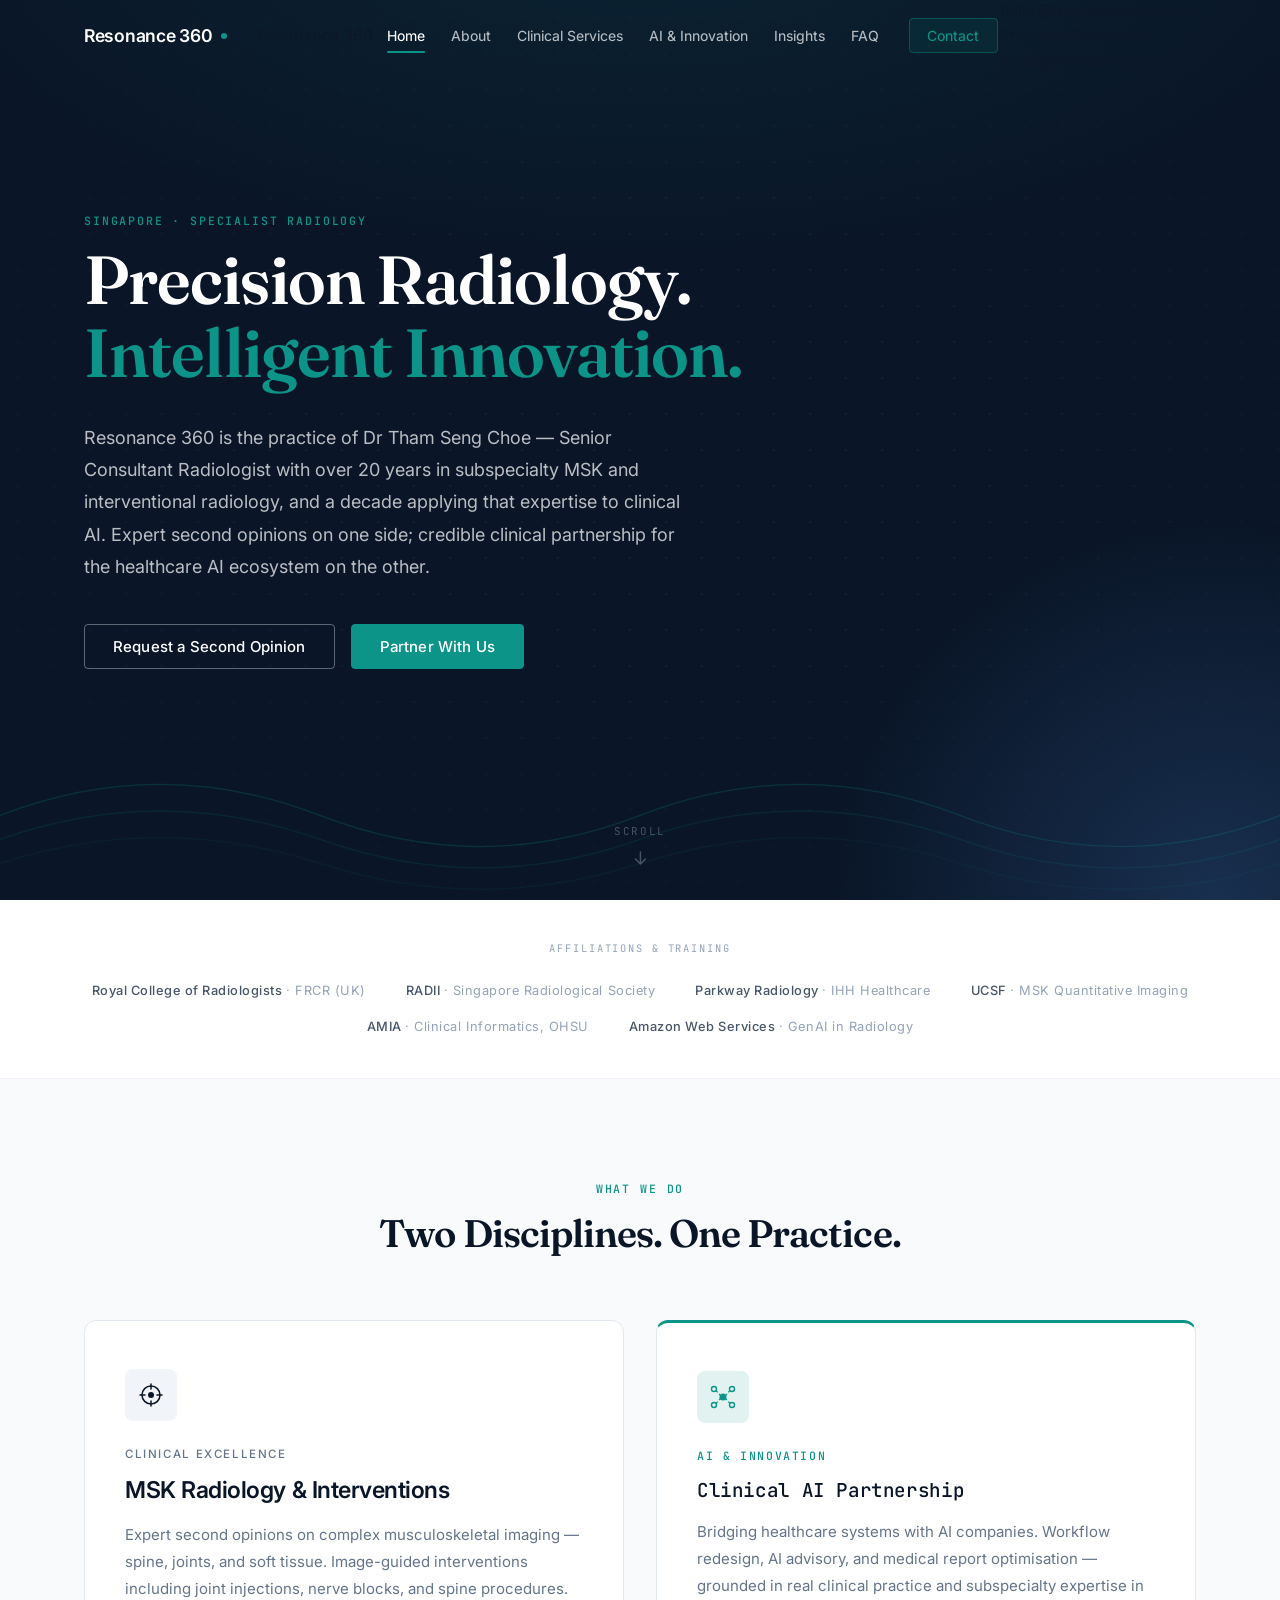
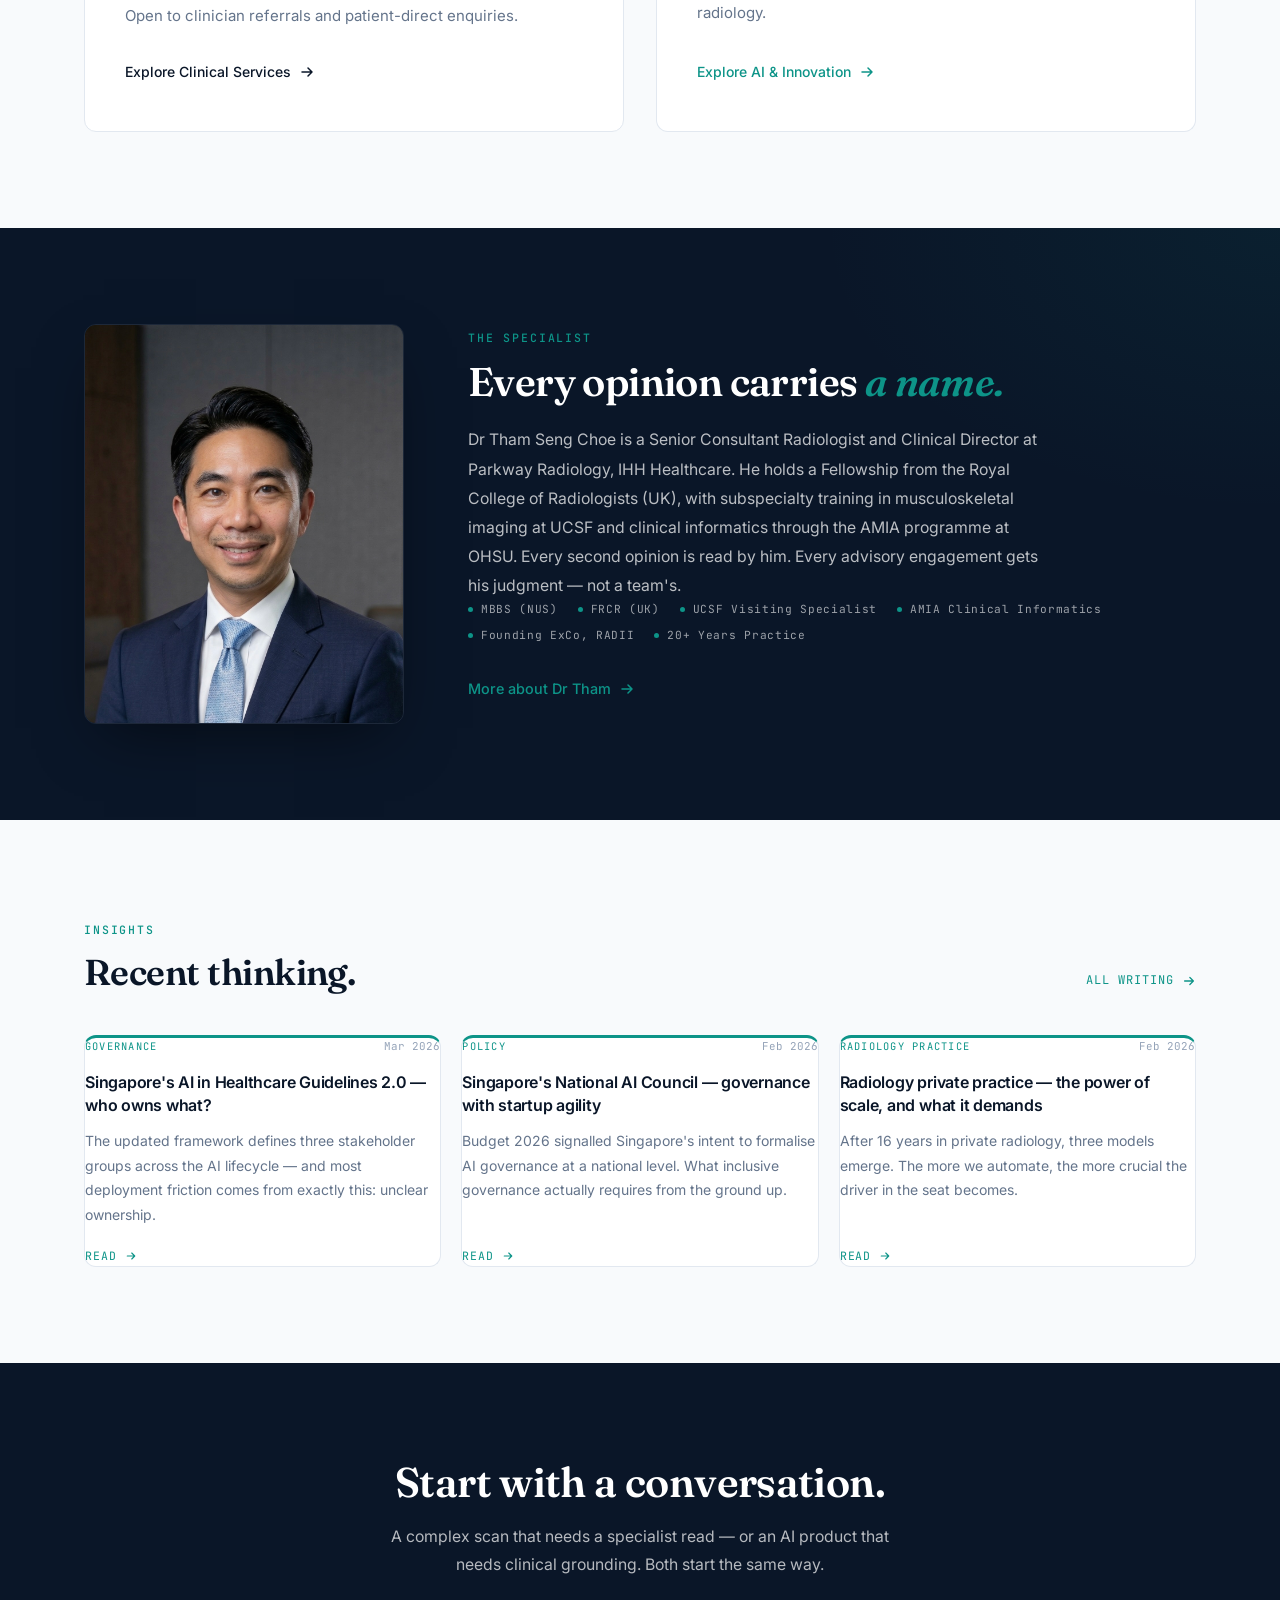
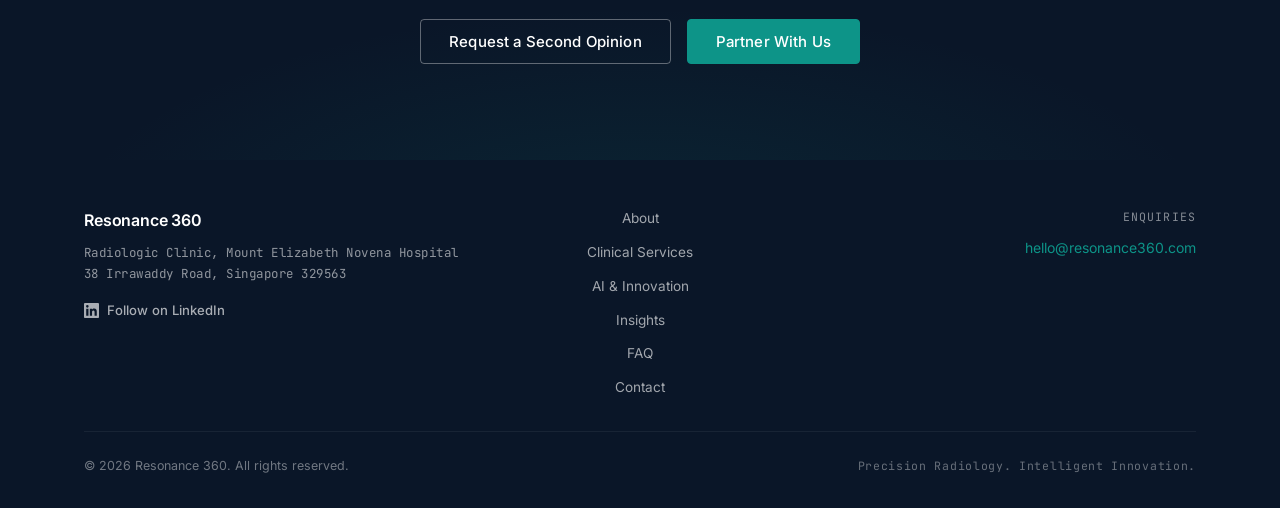
<file: index.html>
<!DOCTYPE html>
<html lang="en">
<head>
  <meta charset="UTF-8" />
  <meta name="viewport" content="width=device-width, initial-scale=1.0" />
  <title>MSK Radiology Second Opinion Singapore | Resonance 360</title>
  <meta name="description" content="Expert MRI second opinions for sports injuries, spine, joints and pain interventions. Led by Dr Tham Seng Choe, Senior Consultant Radiologist, Mount Elizabeth Novena, Singapore." />
  <meta name="keywords" content="MRI second opinion Singapore, MSK radiology Singapore, sports injury MRI, radiology AI Singapore, pain intervention Singapore, musculoskeletal radiologist" />
  <link rel="canonical" href="https://www.resonance360.com/" />

  <!-- Icons -->
  <link rel="icon" href="/favicon.ico" sizes="48x48" />
  <link rel="icon" type="image/png" sizes="32x32" href="assets/images/favicon-32.png" />
  <link rel="icon" type="image/png" sizes="192x192" href="assets/images/favicon-192.png" />
  <link rel="apple-touch-icon" href="assets/images/apple-touch-icon.png" />

  <!-- Open Graph -->
  <meta property="og:type" content="website" />
  <meta property="og:url" content="https://www.resonance360.com/" />
  <meta property="og:title" content="MSK Radiology Second Opinion Singapore | Resonance 360" />
  <meta property="og:description" content="Expert MRI second opinions for sports injuries, spine, joints and pain interventions. Dr Tham Seng Choe, Senior Consultant Radiologist, Singapore." />
  <meta property="og:image" content="https://www.resonance360.com/assets/images/og-card.png" />
  <meta property="og:image:width" content="1200" />
  <meta property="og:image:height" content="630" />
  <meta property="og:image:alt" content="Resonance 360 — Precision Radiology. Intelligent Innovation." />
  <meta property="og:site_name" content="Resonance 360" />
  <meta name="twitter:card" content="summary_large_image" />

  <!-- Fonts -->
  <link rel="preconnect" href="https://fonts.googleapis.com" />
  <link rel="preconnect" href="https://fonts.gstatic.com" crossorigin />
  <link href="https://fonts.googleapis.com/css2?family=Fraunces:opsz,wght@9..144,500;9..144,600&family=Inter:wght@300;400;500;600;700&family=JetBrains+Mono:wght@400;500;600&display=swap" rel="stylesheet" />

  <link rel="stylesheet" href="css/styles.css" />

  <!-- Structured data -->
  <script type="application/ld+json">
  {
    "@context": "https://schema.org",
    "@type": "MedicalBusiness",
    "@id": "https://www.resonance360.com/#organization",
    "name": "Resonance 360",
    "alternateName": "Resonance 360 — Dr Tham Seng Choe",
    "url": "https://www.resonance360.com/",
    "logo": "https://www.resonance360.com/assets/images/R360-logo-512.png",
    "image": "https://www.resonance360.com/assets/images/dr-tham.jpg",
    "description": "Subspecialty MSK and interventional radiology second opinions, and clinical AI advisory, led by Dr Tham Seng Choe in Singapore.",
    "medicalSpecialty": ["Radiology", "DiagnosticRadiology", "MusculoskeletalImaging"],
    "areaServed": { "@type": "Country", "name": "Singapore" },
    "address": {
      "@type": "PostalAddress",
      "streetAddress": "Mount Elizabeth Novena",
      "addressLocality": "Singapore",
      "addressCountry": "SG"
    },
    "email": "hello@resonance360.com",
    "sameAs": ["https://www.linkedin.com/in/sengchoetham/"],
    "founder": {
      "@type": "Physician",
      "@id": "https://www.resonance360.com/about#person",
      "name": "Dr Tham Seng Choe",
      "jobTitle": "Senior Consultant Radiologist",
      "medicalSpecialty": ["Radiology", "MusculoskeletalImaging", "InterventionalRadiology"],
      "sameAs": ["https://www.linkedin.com/in/sengchoetham/"]
    }
  }
  </script>
  <script type="application/ld+json">
  {
    "@context": "https://schema.org",
    "@type": "WebSite",
    "url": "https://www.resonance360.com/",
    "name": "Resonance 360",
    "publisher": { "@id": "https://www.resonance360.com/#organization" }
  }
  </script>

  <style>
    /* ── Trust bar ───────────────────────────────────────── */
    .trust {
      background: var(--white);
      border-bottom: 1px solid var(--grey-100);
      padding: var(--sp-10) 0;
    }
    .trust__label {
      display: block;
      text-align: center;
      font-family: var(--font-mono);
      font-size: 0.65rem;
      letter-spacing: 0.18em;
      text-transform: uppercase;
      color: var(--grey-400);
      margin-bottom: var(--sp-6);
    }
    .trust__row {
      display: flex;
      flex-wrap: wrap;
      justify-content: center;
      align-items: center;
      gap: var(--sp-4) var(--sp-10);
    }
    .trust__item {
      font-size: 0.8rem;
      font-weight: 500;
      letter-spacing: 0.04em;
      color: var(--grey-600);
      white-space: nowrap;
    }
    .trust__item span {
      color: var(--grey-400);
      font-weight: 400;
    }

    /* ── Meet Dr Tham ────────────────────────────────────── */
    .meet {
      background: var(--navy);
      padding: var(--sp-24) 0;
      position: relative;
      overflow: hidden;
    }
    .meet::before {
      content: '';
      position: absolute;
      inset: 0;
      background: radial-gradient(ellipse 60% 80% at 100% 0%, rgba(13, 148, 136, 0.08) 0%, transparent 60%);
      pointer-events: none;
    }
    .meet__grid {
      display: grid;
      grid-template-columns: 320px 1fr;
      gap: var(--sp-16);
      align-items: start;
      position: relative;
    }
    .meet__portrait-wrap {
      position: relative;
    }
    .meet__portrait {
      width: 100%;
      aspect-ratio: 4 / 5;
      object-fit: cover;
      object-position: center top;
      border-radius: var(--r-lg);
      display: block;
      position: relative;
      z-index: 1;
      border: 1px solid rgba(255, 255, 255, 0.08);
      box-shadow: 0 24px 60px -20px rgba(0, 0, 0, 0.55);
    }
    .meet__heading {
      font-size: clamp(1.75rem, 3.2vw, 2.5rem);
      font-weight: 600;
      color: var(--white);
      letter-spacing: -0.015em;
      line-height: 1.15;
      margin-bottom: var(--sp-5);
    }
    .meet__heading em {
      font-style: italic;
      color: var(--teal);
    }
    .meet__body {
      font-size: 0.9875rem;
      line-height: 1.85;
      color: rgba(255, 255, 255, 0.72);
      max-width: 580px;
      margin-bottom: var(--sp-7);
    }
    .meet__creds {
      display: flex;
      flex-wrap: wrap;
      gap: var(--sp-2) var(--sp-5);
      margin-bottom: var(--sp-8);
    }
    .meet__cred {
      font-family: var(--font-mono);
      font-size: 0.7rem;
      letter-spacing: 0.06em;
      color: rgba(255, 255, 255, 0.6);
      display: flex;
      align-items: center;
      gap: var(--sp-2);
    }
    .meet__cred::before {
      content: '';
      width: 5px;
      height: 5px;
      border-radius: 50%;
      background: var(--teal);
      flex-shrink: 0;
    }
    .meet__link {
      display: inline-flex;
      align-items: center;
      gap: var(--sp-2);
      font-size: 0.9rem;
      font-weight: 500;
      color: var(--teal);
      transition: gap var(--t-fast), color var(--t-fast);
    }
    .meet__link:hover { gap: var(--sp-3); color: #14B8A6; }

    /* ── Recent writing ──────────────────────────────────── */
    .home-writing {
      background: var(--off-white);
      padding: var(--sp-24) 0;
    }
    .home-writing__intro {
      display: flex;
      align-items: flex-end;
      justify-content: space-between;
      gap: var(--sp-6);
      flex-wrap: wrap;
      margin-bottom: var(--sp-10);
    }
    .home-writing__heading {
      font-size: clamp(1.6rem, 3vw, 2.25rem);
      font-weight: 600;
      color: var(--navy);
      letter-spacing: -0.015em;
      line-height: 1.2;
    }
    .home-writing__all {
      display: inline-flex;
      align-items: center;
      gap: var(--sp-2);
      font-family: var(--font-mono);
      font-size: 0.75rem;
      letter-spacing: 0.08em;
      text-transform: uppercase;
      color: var(--teal);
      padding-bottom: var(--sp-1);
      transition: gap var(--t-fast), color var(--t-fast);
    }
    .home-writing__all:hover { gap: var(--sp-3); color: var(--teal-hover); }
    .home-writing__grid {
      display: grid;
      grid-template-columns: repeat(3, 1fr);
      gap: var(--sp-5);
    }
    .insight-card {
      background: var(--white);
      border: 1px solid var(--grey-200);
      border-top: 3px solid var(--teal);
      border-radius: var(--r-lg);
      padding: var(--sp-7);
      display: flex;
      flex-direction: column;
      transition: transform var(--t-slow), box-shadow var(--t-slow);
    }
    .insight-card:hover {
      transform: translateY(-3px);
      box-shadow: 0 10px 32px rgba(0, 0, 0, 0.07);
    }
    .insight-card__meta {
      display: flex;
      align-items: center;
      justify-content: space-between;
      margin-bottom: var(--sp-4);
    }
    .insight-card__tag {
      font-family: var(--font-mono);
      font-size: 0.65rem;
      letter-spacing: 0.12em;
      text-transform: uppercase;
      color: var(--teal);
    }
    .insight-card__date {
      font-family: var(--font-mono);
      font-size: 0.68rem;
      color: var(--grey-400);
    }
    .insight-card__heading {
      font-size: 1rem;
      font-weight: 600;
      color: var(--navy);
      letter-spacing: -0.015em;
      line-height: 1.45;
      margin-bottom: var(--sp-3);
    }
    .insight-card__excerpt {
      font-size: 0.875rem;
      line-height: 1.75;
      color: var(--text-muted);
      flex: 1;
      margin-bottom: var(--sp-5);
    }
    .insight-card__link {
      display: inline-flex;
      align-items: center;
      gap: var(--sp-2);
      font-family: var(--font-mono);
      font-size: 0.72rem;
      letter-spacing: 0.08em;
      text-transform: uppercase;
      color: var(--teal);
      margin-top: auto;
      transition: gap var(--t-fast), color var(--t-fast);
    }
    .insight-card__link:hover { gap: var(--sp-3); color: var(--teal-hover); }

    /* ── Closing CTA band ────────────────────────────────── */
    .home-cta {
      background: var(--navy);
      padding: var(--sp-24) 0;
      position: relative;
      overflow: hidden;
    }
    .home-cta::before {
      content: '';
      position: absolute;
      inset: 0;
      background: radial-gradient(ellipse 70% 90% at 50% 120%, rgba(13, 148, 136, 0.12) 0%, transparent 65%);
      pointer-events: none;
    }
    .home-cta .container {
      position: relative;
      text-align: center;
    }
    .home-cta__heading {
      font-size: clamp(1.75rem, 3.5vw, 2.6rem);
      font-weight: 600;
      color: var(--white);
      letter-spacing: -0.015em;
      line-height: 1.15;
      margin-bottom: var(--sp-4);
    }
    .home-cta__sub {
      font-size: 0.9875rem;
      line-height: 1.8;
      color: rgba(255, 255, 255, 0.7);
      max-width: 520px;
      margin: 0 auto var(--sp-10);
    }
    .home-cta__actions {
      display: flex;
      justify-content: center;
      gap: var(--sp-4);
      flex-wrap: wrap;
    }

    /* ── Responsive ──────────────────────────────────────── */
    @media (max-width: 900px) {
      .meet__grid {
        grid-template-columns: 1fr;
        gap: var(--sp-12);
      }
      .meet__portrait-wrap {
        max-width: 280px;
        margin: 0 auto;
      }
      .home-writing__grid { grid-template-columns: 1fr; }
    }
    @media (max-width: 768px) {
      .trust__row { gap: var(--sp-3) var(--sp-6); }
      .meet { padding: var(--sp-16) 0; }
      .home-writing { padding: var(--sp-16) 0; }
      .home-cta { padding: var(--sp-16) 0; }
      .home-cta__actions { flex-direction: column; }
      .home-cta__actions .btn { justify-content: center; }
    }
  </style>
</head>
<body class="page-home">

  <!-- ── Navigation ─────────────────────────────────────── -->
  <nav class="nav" id="nav" role="navigation" aria-label="Main navigation">
    <div class="container">
      <a href="/" class="nav__logo" aria-label="Resonance 360 home">
        <span class="nav__logo-text">Resonance 360</span>
        <span class="nav__logo-dot" aria-hidden="true"></span>
      </a>

      <button class="nav__hamburger" id="navToggle" aria-label="Toggle navigation" aria-expanded="false" aria-controls="navLinks">
        <span></span>
        <span></span>
        <span></span>
      </button>

      <ul class="nav__links" id="navLinks" role="list">
        <li><a href="/"         class="nav__link active">Home</a></li>
        <li><a href="/about"         class="nav__link">About</a></li>
        <li><a href="/clinical"      class="nav__link">Clinical Services</a></li>
        <li><a href="/ai-innovation" class="nav__link">AI &amp; Innovation</a></li>
        <li><a href="/insights"      class="nav__link">Insights</a></li>
        <li><a href="/faq"           class="nav__link">FAQ</a></li>
        <li><a href="/contact"       class="nav__link nav__link--cta">Contact</a></li>
      </ul>
    </div>
  </nav>

  <main>

    <!-- ── Hero ───────────────────────────────────────────── -->
    <section class="hero" aria-label="Hero">
      <div class="hero__bg" aria-hidden="true"></div>

      <!-- Resonance wave motif -->
      <svg class="hero__wave" viewBox="0 0 1440 190" fill="none" preserveAspectRatio="none" aria-hidden="true">
        <path d="M0 95 Q 180 25, 360 95 T 720 95 T 1080 95 T 1440 95" stroke="rgba(13,148,136,0.22)" stroke-width="1.5"/>
        <path d="M0 122 Q 180 58, 360 122 T 720 122 T 1080 122 T 1440 122" stroke="rgba(13,148,136,0.13)" stroke-width="1.5"/>
        <path d="M0 149 Q 180 91, 360 149 T 720 149 T 1080 149 T 1440 149" stroke="rgba(13,148,136,0.07)" stroke-width="1.5"/>
      </svg>

      <div class="container">
        <div class="hero__content">
          <span class="label hero__label">Singapore · Specialist Radiology</span>

          <h1 class="hero__heading">
            <span class="hero__heading-line">Precision Radiology.</span>
            <span class="hero__heading-line hero__heading-line--accent">Intelligent Innovation.</span>
          </h1>

          <p class="hero__mission">
            Resonance 360 is the practice of Dr Tham Seng Choe — Senior Consultant
            Radiologist with over 20 years in subspecialty MSK and interventional
            radiology, and a decade applying that expertise to clinical AI. Expert
            second opinions on one side; credible clinical partnership for the
            healthcare AI ecosystem on the other.
          </p>

          <div class="hero__ctas">
            <a href="/contact?type=clinical" class="btn btn--outline-white">
              Request a Second Opinion
            </a>
            <a href="/contact?type=partner" class="btn btn--teal">
              Partner With Us
            </a>
          </div>
        </div>
      </div>

      <!-- Scroll hint -->
      <div class="hero__scroll" aria-hidden="true">
        <span>Scroll</span>
        <svg width="16" height="20" viewBox="0 0 16 20" fill="none" aria-hidden="true">
          <path d="M8 4v12M3 11l5 5 5-5" stroke="currentColor" stroke-width="1.5" stroke-linecap="round" stroke-linejoin="round"/>
        </svg>
      </div>
    </section>

    <!-- ── Trust bar ──────────────────────────────────────── -->
    <section class="trust" aria-label="Affiliations and training">
      <div class="container">
        <span class="trust__label">Affiliations &amp; Training</span>
        <div class="trust__row">
          <span class="trust__item">Royal College of Radiologists <span>· FRCR (UK)</span></span>
          <span class="trust__item">RADII <span>· Singapore Radiological Society</span></span>
          <span class="trust__item">Parkway Radiology <span>· IHH Healthcare</span></span>
          <span class="trust__item">UCSF <span>· MSK Quantitative Imaging</span></span>
          <span class="trust__item">AMIA <span>· Clinical Informatics, OHSU</span></span>
          <span class="trust__item">Amazon Web Services <span>· GenAI in Radiology</span></span>
        </div>
      </div>
    </section>

    <!-- ── Two Pillars ────────────────────────────────────── -->
    <section class="pillars" aria-label="What we do">
      <div class="container">

        <div class="pillars__intro reveal">
          <span class="label">What We Do</span>
          <h2 class="pillars__heading">Two Disciplines. One Practice.</h2>
        </div>

        <div class="pillars__grid">

          <!-- Clinical Pillar -->
          <article class="pillar pillar--clinical reveal reveal-delay-1">
            <div class="pillar__icon" aria-hidden="true">
              <!-- Crosshair / targeting icon - precision diagnostics -->
              <svg width="28" height="28" viewBox="0 0 28 28" fill="none" xmlns="http://www.w3.org/2000/svg">
                <circle cx="14" cy="14" r="9" stroke="currentColor" stroke-width="1.5"/>
                <circle cx="14" cy="14" r="3" fill="currentColor"/>
                <line x1="14" y1="3" x2="14" y2="8"   stroke="currentColor" stroke-width="1.5" stroke-linecap="round"/>
                <line x1="14" y1="20" x2="14" y2="25"  stroke="currentColor" stroke-width="1.5" stroke-linecap="round"/>
                <line x1="3"  y1="14" x2="8"  y2="14"  stroke="currentColor" stroke-width="1.5" stroke-linecap="round"/>
                <line x1="20" y1="14" x2="25" y2="14"  stroke="currentColor" stroke-width="1.5" stroke-linecap="round"/>
              </svg>
            </div>

            <span class="pillar__label">Clinical Excellence</span>
            <h3 class="pillar__heading">MSK Radiology &amp; Interventions</h3>
            <p class="pillar__body">
              Expert second opinions on complex musculoskeletal imaging — spine, joints, and soft
              tissue. Image-guided interventions including joint injections, nerve blocks, and
              spine procedures. Open to clinician referrals and patient-direct enquiries.
            </p>
            <a href="/clinical" class="pillar__link" aria-label="Explore Clinical Services">
              Explore Clinical Services
              <svg width="16" height="16" viewBox="0 0 16 16" fill="none" aria-hidden="true">
                <path d="M3 8h10M9 4l4 4-4 4" stroke="currentColor" stroke-width="1.5" stroke-linecap="round" stroke-linejoin="round"/>
              </svg>
            </a>
          </article>

          <!-- AI Pillar -->
          <article class="pillar pillar--ai reveal reveal-delay-2">
            <div class="pillar__icon" aria-hidden="true">
              <!-- Neural network icon - AI / connectivity -->
              <svg width="28" height="28" viewBox="0 0 28 28" fill="none" xmlns="http://www.w3.org/2000/svg">
                <circle cx="14" cy="14" r="3.5"  fill="currentColor"/>
                <circle cx="5"  cy="6"  r="2.5"  stroke="currentColor" stroke-width="1.4"/>
                <circle cx="23" cy="6"  r="2.5"  stroke="currentColor" stroke-width="1.4"/>
                <circle cx="5"  cy="22" r="2.5"  stroke="currentColor" stroke-width="1.4"/>
                <circle cx="23" cy="22" r="2.5"  stroke="currentColor" stroke-width="1.4"/>
                <line x1="7"  y1="7.5"  x2="11.5" y2="12.5" stroke="currentColor" stroke-width="1.2" stroke-dasharray="2.5 2"/>
                <line x1="21" y1="7.5"  x2="16.5" y2="12.5" stroke="currentColor" stroke-width="1.2" stroke-dasharray="2.5 2"/>
                <line x1="7"  y1="20.5" x2="11.5" y2="15.5" stroke="currentColor" stroke-width="1.2" stroke-dasharray="2.5 2"/>
                <line x1="21" y1="20.5" x2="16.5" y2="15.5" stroke="currentColor" stroke-width="1.2" stroke-dasharray="2.5 2"/>
              </svg>
            </div>

            <span class="pillar__label pillar__label--mono">AI &amp; Innovation</span>
            <h3 class="pillar__heading pillar__heading--mono">Clinical AI Partnership</h3>
            <p class="pillar__body">
              Bridging healthcare systems with AI companies. Workflow redesign, AI advisory,
              and medical report optimisation — grounded in real clinical practice and
              subspecialty expertise in radiology.
            </p>
            <a href="/ai-innovation" class="pillar__link pillar__link--teal" aria-label="Explore AI and Innovation">
              Explore AI &amp; Innovation
              <svg width="16" height="16" viewBox="0 0 16 16" fill="none" aria-hidden="true">
                <path d="M3 8h10M9 4l4 4-4 4" stroke="currentColor" stroke-width="1.5" stroke-linecap="round" stroke-linejoin="round"/>
              </svg>
            </a>
          </article>

        </div>
      </div>
    </section>

    <!-- ── Meet Dr Tham ───────────────────────────────────── -->
    <section class="meet" aria-label="About Dr Tham Seng Choe">
      <div class="container">
        <div class="meet__grid">

          <div class="meet__portrait-wrap reveal">
            <img
              src="assets/images/dr-tham.jpg"
              alt="Dr Tham Seng Choe, Senior Consultant Radiologist"
              class="meet__portrait"
              loading="lazy"
            />
          </div>

          <div class="reveal reveal-delay-1">
            <span class="label">The Specialist</span>
            <h2 class="meet__heading">Every opinion carries <em>a name.</em></h2>
            <p class="meet__body">
              Dr Tham Seng Choe is a Senior Consultant Radiologist and Clinical
              Director at Parkway Radiology, IHH Healthcare. He holds a Fellowship from the Royal
              College of Radiologists (UK), with subspecialty training in
              musculoskeletal imaging at UCSF and clinical informatics through the
              AMIA programme at OHSU. Every second opinion is read by him.
              Every advisory engagement gets his judgment — not a team's.
            </p>
            <div class="meet__creds">
              <span class="meet__cred">MBBS (NUS)</span>
              <span class="meet__cred">FRCR (UK)</span>
              <span class="meet__cred">UCSF Visiting Specialist</span>
              <span class="meet__cred">AMIA Clinical Informatics</span>
              <span class="meet__cred">Founding ExCo, RADII</span>
              <span class="meet__cred">20+ Years Practice</span>
            </div>
            <a href="/about" class="meet__link">
              More about Dr Tham
              <svg width="16" height="16" viewBox="0 0 16 16" fill="none" aria-hidden="true">
                <path d="M3 8h10M9 4l4 4-4 4" stroke="currentColor" stroke-width="1.5" stroke-linecap="round" stroke-linejoin="round"/>
              </svg>
            </a>
          </div>

        </div>
      </div>
    </section>

    <!-- ── Recent writing ─────────────────────────────────── -->
    <section class="home-writing" aria-label="Recent writing">
      <div class="container">

        <div class="home-writing__intro reveal">
          <div>
            <span class="label">Insights</span>
            <h2 class="home-writing__heading">Recent thinking.</h2>
          </div>
          <a href="/insights" class="home-writing__all">
            All writing
            <svg width="14" height="14" viewBox="0 0 16 16" fill="none" aria-hidden="true">
              <path d="M3 8h10M9 4l4 4-4 4" stroke="currentColor" stroke-width="1.5" stroke-linecap="round" stroke-linejoin="round"/>
            </svg>
          </a>
        </div>

        <div class="home-writing__grid">
          <article class="insight-card reveal reveal-delay-1">
            <div class="insight-card__meta">
              <span class="insight-card__tag">Governance</span>
              <span class="insight-card__date">Mar 2026</span>
            </div>
            <h3 class="insight-card__heading">Singapore's AI in Healthcare Guidelines 2.0 — who owns what?</h3>
            <p class="insight-card__excerpt">
              The updated framework defines three stakeholder groups across the AI
              lifecycle — and most deployment friction comes from exactly this:
              unclear ownership.
            </p>
            <a href="/insights#guidelines-2-0" class="insight-card__link">
              Read
              <svg width="12" height="12" viewBox="0 0 16 16" fill="none" aria-hidden="true">
                <path d="M3 8h10M9 4l4 4-4 4" stroke="currentColor" stroke-width="1.5" stroke-linecap="round" stroke-linejoin="round"/>
              </svg>
            </a>
          </article>

          <article class="insight-card reveal reveal-delay-2">
            <div class="insight-card__meta">
              <span class="insight-card__tag">Policy</span>
              <span class="insight-card__date">Feb 2026</span>
            </div>
            <h3 class="insight-card__heading">Singapore's National AI Council — governance with startup agility</h3>
            <p class="insight-card__excerpt">
              Budget 2026 signalled Singapore's intent to formalise AI governance at a
              national level. What inclusive governance actually requires from the
              ground up.
            </p>
            <a href="/insights#national-ai-council" class="insight-card__link">
              Read
              <svg width="12" height="12" viewBox="0 0 16 16" fill="none" aria-hidden="true">
                <path d="M3 8h10M9 4l4 4-4 4" stroke="currentColor" stroke-width="1.5" stroke-linecap="round" stroke-linejoin="round"/>
              </svg>
            </a>
          </article>

          <article class="insight-card reveal reveal-delay-3">
            <div class="insight-card__meta">
              <span class="insight-card__tag">Radiology Practice</span>
              <span class="insight-card__date">Feb 2026</span>
            </div>
            <h3 class="insight-card__heading">Radiology private practice — the power of scale, and what it demands</h3>
            <p class="insight-card__excerpt">
              After 16 years in private radiology, three models emerge. The more we
              automate, the more crucial the driver in the seat becomes.
            </p>
            <a href="/insights#private-practice-scale" class="insight-card__link">
              Read
              <svg width="12" height="12" viewBox="0 0 16 16" fill="none" aria-hidden="true">
                <path d="M3 8h10M9 4l4 4-4 4" stroke="currentColor" stroke-width="1.5" stroke-linecap="round" stroke-linejoin="round"/>
              </svg>
            </a>
          </article>
        </div>

      </div>
    </section>

    <!-- ── Closing CTA ────────────────────────────────────── -->
    <section class="home-cta" aria-label="Get in touch">
      <div class="container">
        <div class="reveal">
          <h2 class="home-cta__heading">Start with a conversation.</h2>
          <p class="home-cta__sub">
            A complex scan that needs a specialist read — or an AI product that
            needs clinical grounding. Both start the same way.
          </p>
          <div class="home-cta__actions">
            <a href="/contact?type=clinical" class="btn btn--outline-white">Request a Second Opinion</a>
            <a href="/contact?type=partner" class="btn btn--teal">Partner With Us</a>
          </div>
        </div>
      </div>
    </section>

  </main>

  <!-- ── Footer ─────────────────────────────────────────── -->
  <footer class="footer" role="contentinfo">
    <div class="container">
      <div class="footer__brand">
        <span class="footer__logo">Resonance 360</span>
        <p class="footer__location">
          Radiologic Clinic, Mount Elizabeth Novena Hospital<br />
          38 Irrawaddy Road, Singapore 329563
        </p>
        <a href="https://www.linkedin.com/in/sengchoetham/" target="_blank" rel="noopener noreferrer" class="footer__linkedin" aria-label="Dr Tham Seng Choe on LinkedIn">
          <svg width="15" height="15" viewBox="0 0 24 24" fill="currentColor" aria-hidden="true">
            <path d="M20.45 20.45h-3.56v-5.57c0-1.33-.02-3.04-1.85-3.04-1.85 0-2.14 1.45-2.14 2.94v5.67H9.35V9h3.41v1.56h.05c.48-.9 1.64-1.85 3.37-1.85 3.6 0 4.27 2.37 4.27 5.46v6.28zM5.34 7.43a2.06 2.06 0 1 1 0-4.13 2.06 2.06 0 0 1 0 4.13zM7.12 20.45H3.55V9h3.57v11.45zM22.22 0H1.77C.79 0 0 .77 0 1.72v20.55C0 23.23.79 24 1.77 24h20.45c.98 0 1.78-.77 1.78-1.73V1.72C24 .77 23.2 0 22.22 0z"/>
          </svg>
          Follow on LinkedIn
        </a>
      </div>

      <nav class="footer__nav" aria-label="Footer navigation">
        <a href="/about">About</a>
        <a href="/clinical">Clinical Services</a>
        <a href="/ai-innovation">AI &amp; Innovation</a>
        <a href="/insights">Insights</a>
        <a href="/faq">FAQ</a>
        <a href="/contact">Contact</a>
      </nav>

      <div class="footer__contact">
        <p class="footer__contact-label">Enquiries</p>
        <a href="mailto:hello@resonance360.com" class="footer__contact-email">hello@resonance360.com</a>
      </div>

      <div class="footer__bottom">
        <p class="footer__copy">&copy; <span id="year"></span> Resonance 360. All rights reserved.</p>
        <p class="footer__tagline">Precision Radiology. Intelligent Innovation.</p>
      </div>
    </div>
  </footer>

  <script src="js/main.js"></script>
</body>
</html>
</file>
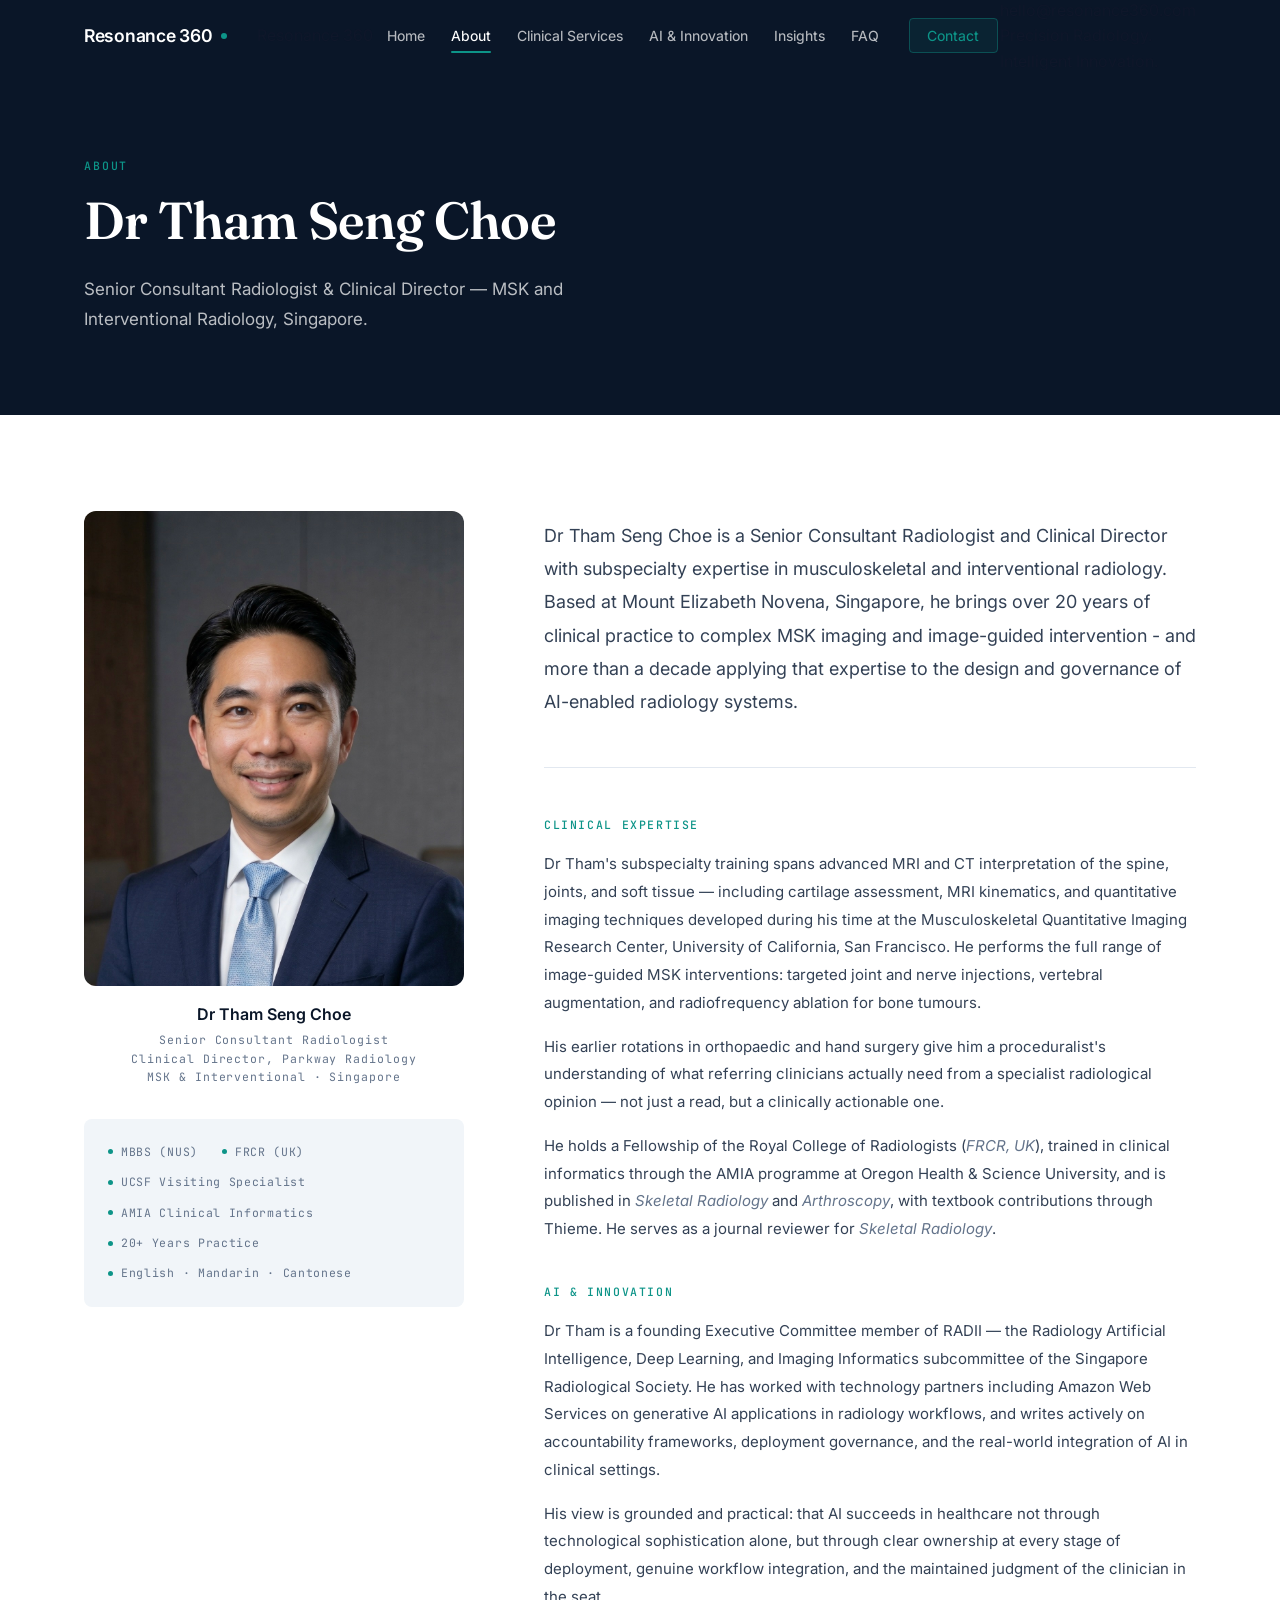
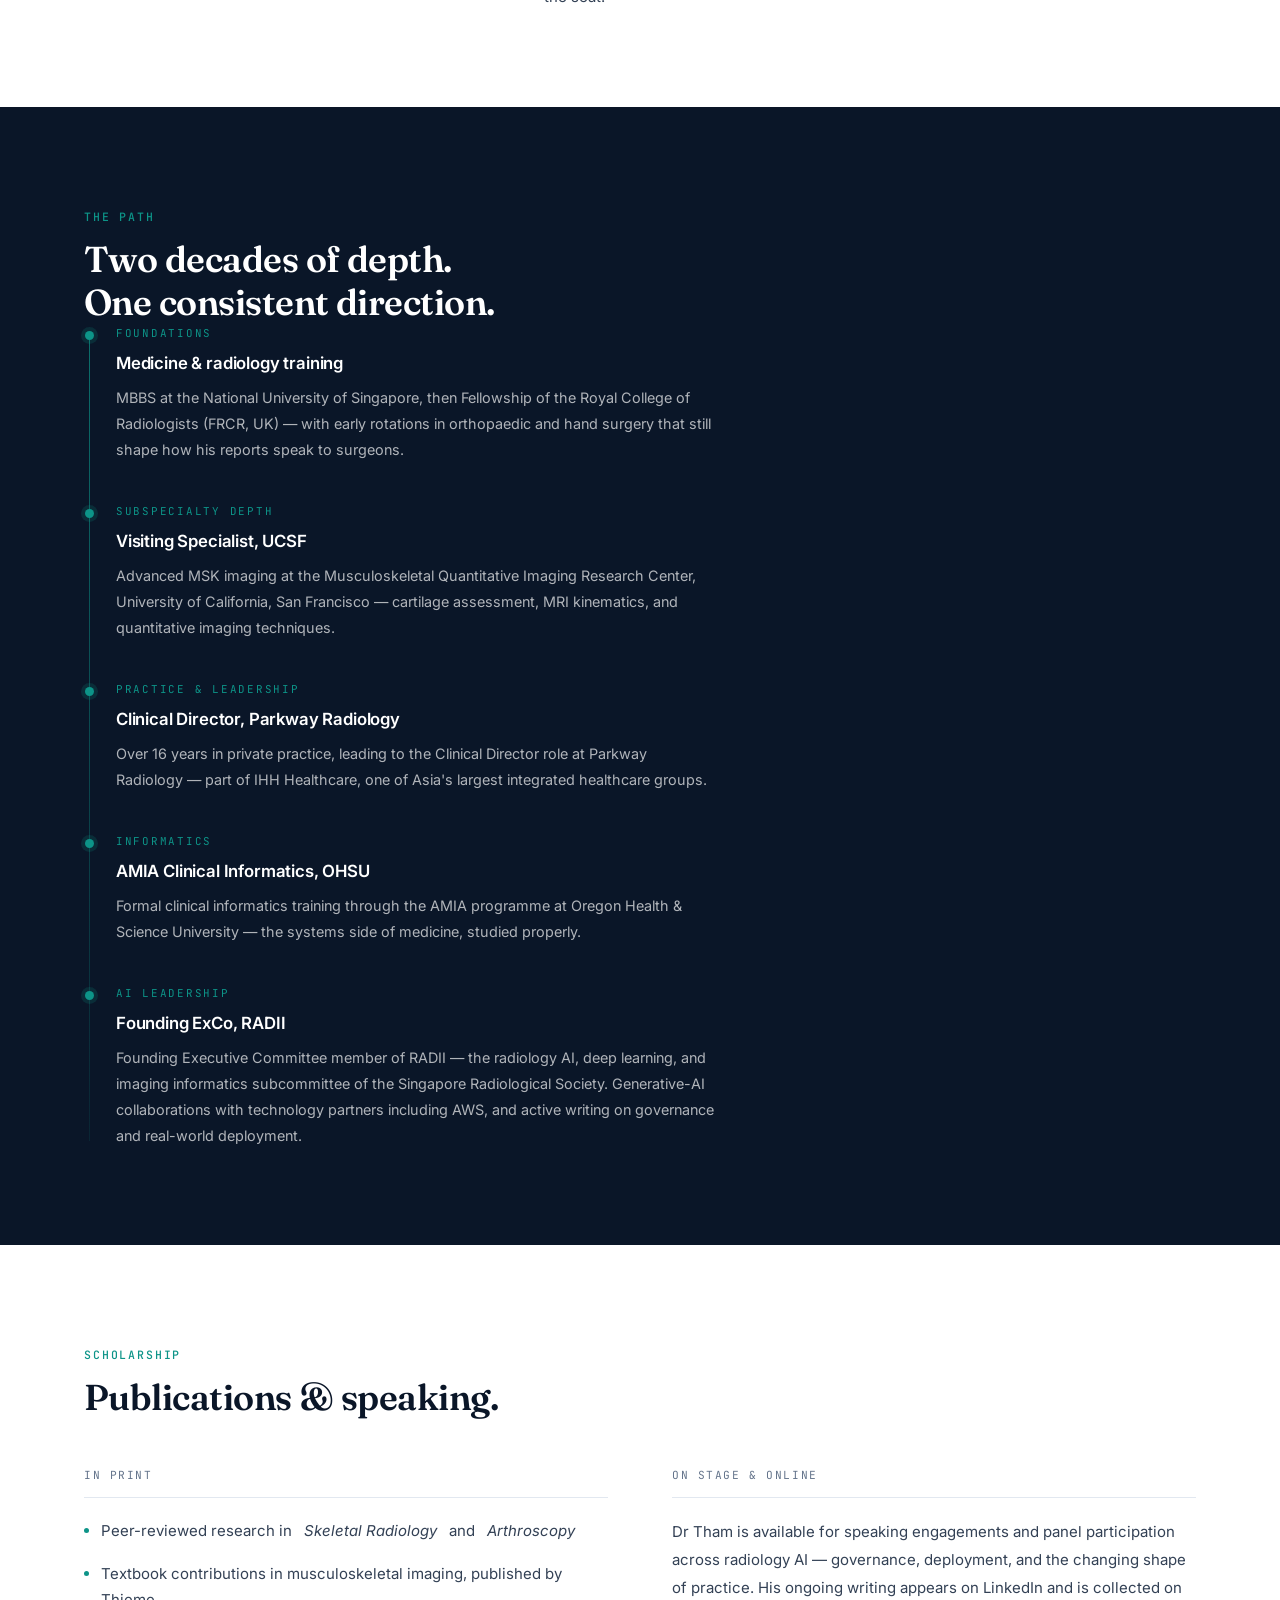
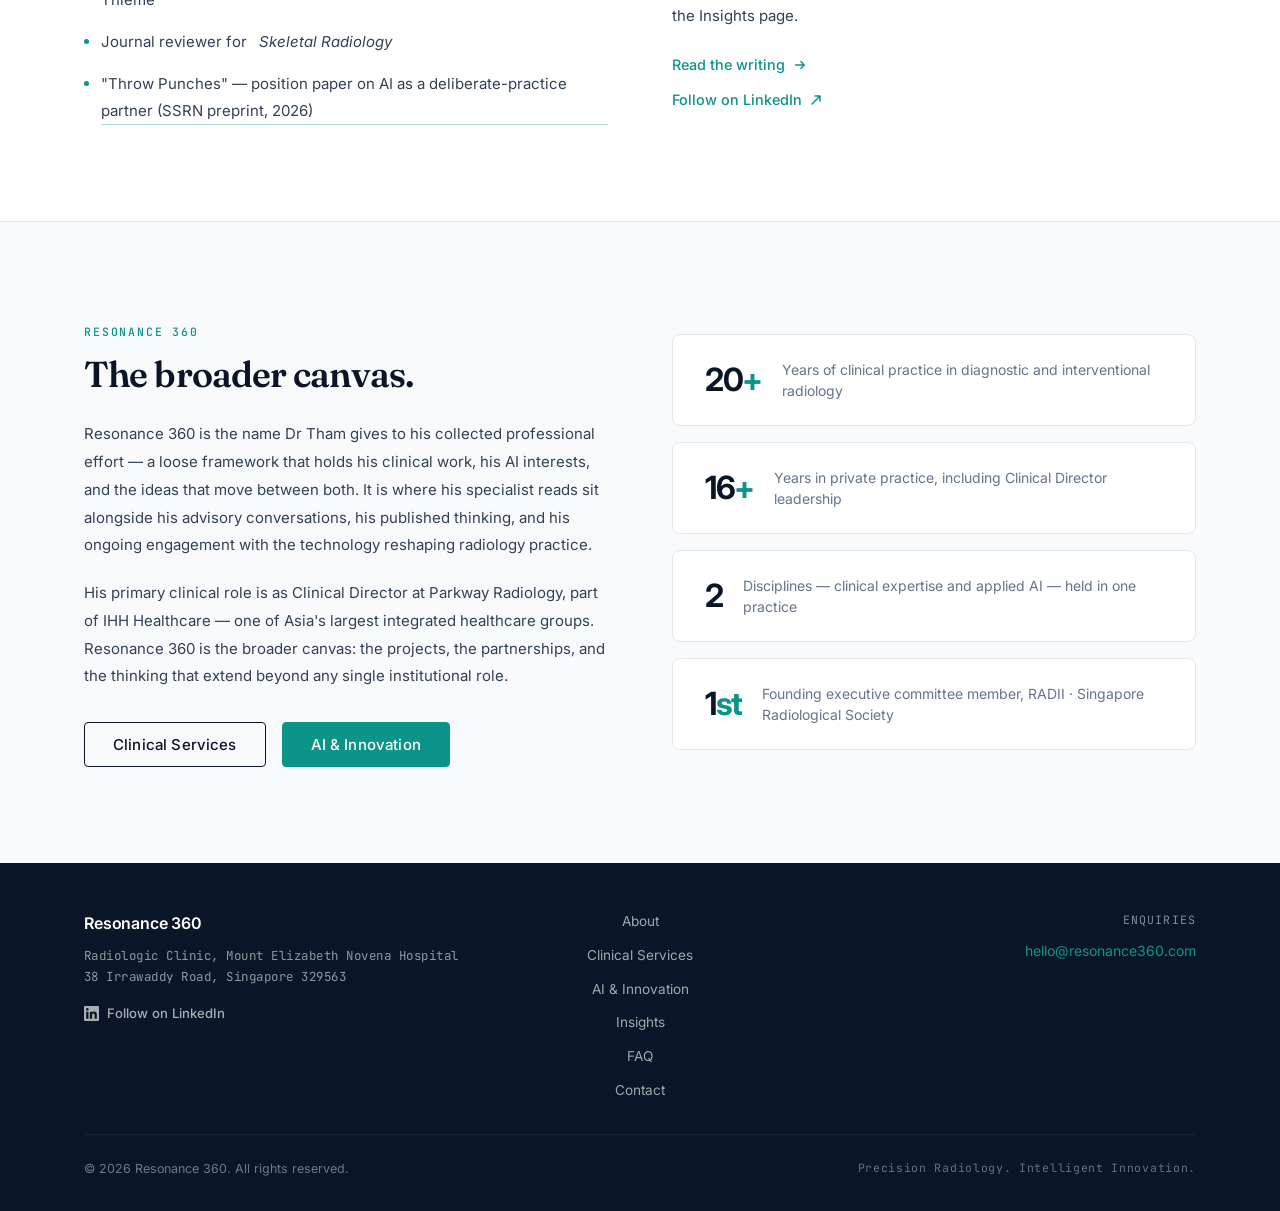
<file: about.html>
<!DOCTYPE html>
<html lang="en">
<head>
  <meta charset="UTF-8" />
  <meta name="viewport" content="width=device-width, initial-scale=1.0" />
  <title>Dr Tham Seng Choe — Senior Consultant Radiologist Singapore | MSK & Interventional</title>
  <meta name="description" content="Dr Tham Seng Choe, MBBS FRCR. Senior Consultant Radiologist with 20+ years subspecialty MSK and interventional radiology experience. Mount Elizabeth Novena, Singapore." />
  <meta name="keywords" content="Dr Tham Seng Choe, MSK radiologist Singapore, interventional radiologist Singapore, FRCR radiologist, musculoskeletal MRI Singapore" />
  <link rel="canonical" href="https://www.resonance360.com/about" />

  <!-- Icons -->
  <link rel="icon" href="/favicon.ico" sizes="48x48" />
  <link rel="icon" type="image/png" sizes="32x32" href="assets/images/favicon-32.png" />
  <link rel="icon" type="image/png" sizes="192x192" href="assets/images/favicon-192.png" />
  <link rel="apple-touch-icon" href="assets/images/apple-touch-icon.png" />

  <!-- Open Graph -->
  <meta property="og:type" content="profile" />
  <meta property="og:url" content="https://www.resonance360.com/about" />
  <meta property="og:title" content="Dr Tham Seng Choe — Senior Consultant Radiologist, Singapore" />
  <meta property="og:description" content="20+ years subspecialty MSK and interventional radiology. Founding Executive Committee member, RADII (Singapore Radiological Society)." />
  <meta property="og:image" content="https://www.resonance360.com/assets/images/dr-tham.jpg" />
  <meta name="twitter:card" content="summary_large_image" />

  <link rel="preconnect" href="https://fonts.googleapis.com" />
  <link rel="preconnect" href="https://fonts.gstatic.com" crossorigin />
  <link href="https://fonts.googleapis.com/css2?family=Fraunces:opsz,wght@9..144,500;9..144,600&family=Inter:wght@300;400;500;600;700&family=JetBrains+Mono:wght@400;500;600&display=swap" rel="stylesheet" />
  <link rel="stylesheet" href="css/styles.css" />

  <!-- Structured data -->
  <script type="application/ld+json">
  {
    "@context": "https://schema.org",
    "@type": "Physician",
    "@id": "https://www.resonance360.com/about#person",
    "name": "Dr Tham Seng Choe",
    "honorificPrefix": "Dr",
    "jobTitle": "Senior Consultant Radiologist & Clinical Director",
    "image": "https://www.resonance360.com/assets/images/dr-tham.jpg",
    "url": "https://www.resonance360.com/about",
    "worksFor": {
      "@type": "MedicalOrganization",
      "name": "Parkway Radiology"
    },
    "affiliation": [
      { "@type": "Organization", "name": "RADII — Singapore Radiological Society" },
      { "@type": "Organization", "name": "Royal College of Radiologists (UK)" }
    ],
    "alumniOf": [
      { "@type": "CollegeOrUniversity", "name": "National University of Singapore" },
      { "@type": "CollegeOrUniversity", "name": "University of California, San Francisco" },
      { "@type": "CollegeOrUniversity", "name": "Oregon Health & Science University (AMIA Clinical Informatics)" }
    ],
    "hasCredential": [
      { "@type": "EducationalOccupationalCredential", "name": "MBBS (NUS)" },
      { "@type": "EducationalOccupationalCredential", "name": "FRCR (UK)" },
      { "@type": "EducationalOccupationalCredential", "name": "AMIA Clinical Informatics" }
    ],
    "medicalSpecialty": ["Radiology", "MusculoskeletalImaging", "InterventionalRadiology"],
    "knowsLanguage": ["English", "Mandarin", "Cantonese"],
    "sameAs": ["https://www.linkedin.com/in/sengchoetham/"],
    "address": {
      "@type": "PostalAddress",
      "streetAddress": "Mount Elizabeth Novena",
      "addressLocality": "Singapore",
      "addressCountry": "SG"
    }
  }
  </script>
  <script type="application/ld+json">
  {
    "@context": "https://schema.org",
    "@type": "BreadcrumbList",
    "itemListElement": [
      { "@type": "ListItem", "position": 1, "name": "Home", "item": "https://www.resonance360.com/" },
      { "@type": "ListItem", "position": 2, "name": "About", "item": "https://www.resonance360.com/about" }
    ]
  }
  </script>
  <style>
    /* ── About page specific styles ─────────────────────── */

    /* Bio section */
    .bio {
      padding: var(--sp-24) 0;
      background: var(--white);
    }
    .bio__grid {
      display: grid;
      grid-template-columns: 380px 1fr;
      gap: var(--sp-20);
      align-items: start;
    }

    /* Portrait */
    .bio__portrait-wrap {
      position: sticky;
      top: calc(var(--nav-height) + var(--sp-8));
    }
    .bio__portrait {
      width: 100%;
      aspect-ratio: 4 / 5;
      object-fit: cover;
      object-position: center top;
      border-radius: var(--r-lg);
      display: block;
    }
    .bio__portrait-caption {
      margin-top: var(--sp-4);
      text-align: center;
    }
    .bio__portrait-name {
      font-size: 1rem;
      font-weight: 600;
      color: var(--navy);
      display: block;
      margin-bottom: var(--sp-1);
    }
    .bio__portrait-title {
      font-family: var(--font-mono);
      font-size: 0.72rem;
      letter-spacing: 0.08em;
      color: var(--text-muted);
      display: block;
      line-height: 1.6;
    }

    /* Bio text */
    .bio__text { padding-top: var(--sp-2); }

    .bio__intro {
      font-size: 1.125rem;
      line-height: 1.85;
      color: var(--text-mid);
      margin-bottom: var(--sp-12);
      padding-bottom: var(--sp-12);
      border-bottom: 1px solid var(--grey-200);
    }

    .bio__section { margin-bottom: var(--sp-10); }
    .bio__section:last-child { margin-bottom: 0; }

    .bio__section-heading {
      font-size: 0.72rem;
      font-family: var(--font-mono);
      font-weight: 500;
      letter-spacing: 0.14em;
      text-transform: uppercase;
      color: var(--teal);
      margin-bottom: var(--sp-4);
    }

    .bio__section p {
      font-size: 0.9375rem;
      line-height: 1.85;
      color: var(--text-mid);
      margin-bottom: var(--sp-4);
    }
    .bio__section p:last-child { margin-bottom: 0; }

    .bio__section em {
      font-style: italic;
      color: var(--text-muted);
    }

    /* Credentials strip */
    .credentials {
      margin-top: var(--sp-8);
      padding: var(--sp-6);
      background: var(--grey-100);
      border-radius: var(--r-md);
      display: flex;
      flex-wrap: wrap;
      gap: var(--sp-3) var(--sp-6);
    }
    .credential {
      font-family: var(--font-mono);
      font-size: 0.72rem;
      letter-spacing: 0.06em;
      color: var(--text-muted);
      display: flex;
      align-items: center;
      gap: var(--sp-2);
    }
    .credential::before {
      content: '';
      width: 5px;
      height: 5px;
      border-radius: 50%;
      background: var(--teal);
      flex-shrink: 0;
    }

    /* Journey timeline */
    .journey {
      padding: var(--sp-24) 0;
      background: var(--navy);
    }
    .journey__intro {
      margin-bottom: var(--sp-14);
    }
    .journey__heading {
      font-size: clamp(1.6rem, 3vw, 2.25rem);
      font-weight: 600;
      color: var(--white);
      letter-spacing: -0.015em;
      line-height: 1.2;
    }
    .journey__list {
      list-style: none;
      position: relative;
      max-width: 720px;
      padding-left: var(--sp-8);
    }
    .journey__list::before {
      content: '';
      position: absolute;
      left: 5px;
      top: 8px;
      bottom: 8px;
      width: 1px;
      background: linear-gradient(to bottom, rgba(13, 148, 136, 0.7), rgba(13, 148, 136, 0.12));
    }
    .journey__item {
      position: relative;
      padding-bottom: var(--sp-10);
    }
    .journey__item:last-child { padding-bottom: 0; }
    .journey__item::before {
      content: '';
      position: absolute;
      left: calc(-1 * var(--sp-8) + 1px);
      top: 6px;
      width: 9px;
      height: 9px;
      border-radius: 50%;
      background: var(--teal);
      box-shadow: 0 0 0 4px rgba(13, 148, 136, 0.18);
    }
    .journey__phase {
      font-family: var(--font-mono);
      font-size: 0.68rem;
      letter-spacing: 0.16em;
      text-transform: uppercase;
      color: var(--teal);
      margin-bottom: var(--sp-2);
    }
    .journey__title {
      font-size: 1.05rem;
      font-weight: 600;
      color: var(--white);
      letter-spacing: -0.01em;
      margin-bottom: var(--sp-2);
    }
    .journey__desc {
      font-size: 0.9rem;
      line-height: 1.8;
      color: rgba(255, 255, 255, 0.68);
      max-width: 600px;
    }

    /* Publications & speaking */
    .pubs {
      padding: var(--sp-24) 0;
      background: var(--white);
      border-bottom: 1px solid var(--grey-200);
    }
    .pubs__intro { margin-bottom: var(--sp-12); }
    .pubs__heading {
      font-size: clamp(1.6rem, 3vw, 2.25rem);
      font-weight: 600;
      color: var(--navy);
      letter-spacing: -0.015em;
      line-height: 1.2;
    }
    .pubs__grid {
      display: grid;
      grid-template-columns: 1fr 1fr;
      gap: var(--sp-16);
      align-items: start;
    }
    .pubs__col-label {
      font-family: var(--font-mono);
      font-size: 0.7rem;
      letter-spacing: 0.14em;
      text-transform: uppercase;
      color: var(--text-muted);
      margin-bottom: var(--sp-5);
      padding-bottom: var(--sp-3);
      border-bottom: 1px solid var(--grey-200);
    }
    .pubs__list {
      list-style: none;
      display: flex;
      flex-direction: column;
      gap: var(--sp-4);
    }
    .pubs__list li {
      display: flex;
      align-items: baseline;
      gap: var(--sp-3);
      font-size: 0.9375rem;
      line-height: 1.75;
      color: var(--text-mid);
    }
    .pubs__list li::before {
      content: '';
      width: 5px;
      height: 5px;
      border-radius: 50%;
      background: var(--teal);
      flex-shrink: 0;
      position: relative;
      top: -3px;
    }
    .pubs__list em { font-style: italic; }
    .pubs__list a {
      color: var(--text-mid);
      border-bottom: 1px solid rgba(13, 148, 136, 0.35);
      transition: color var(--t-fast), border-color var(--t-fast);
    }
    .pubs__list a:hover { color: var(--teal-hover); border-color: var(--teal); }
    .pubs__body {
      font-size: 0.9375rem;
      line-height: 1.85;
      color: var(--text-mid);
      margin-bottom: var(--sp-6);
    }
    .pubs__links {
      display: flex;
      flex-direction: column;
      gap: var(--sp-3);
    }
    .pubs__links a {
      display: inline-flex;
      align-items: center;
      gap: var(--sp-2);
      font-size: 0.9rem;
      font-weight: 500;
      color: var(--teal);
      transition: gap var(--t-fast), color var(--t-fast);
    }
    .pubs__links a:hover { gap: var(--sp-3); color: var(--teal-hover); }

    /* R360 section */
    .about-r360 {
      padding: var(--sp-24) 0;
      background: var(--off-white);
    }
    .about-r360__grid {
      display: grid;
      grid-template-columns: 1fr 1fr;
      gap: var(--sp-16);
      align-items: center;
    }
    .about-r360__heading {
      font-size: clamp(1.6rem, 3vw, 2.25rem);
      font-weight: 600;
      color: var(--navy);
      letter-spacing: -0.025em;
      line-height: 1.2;
      margin-bottom: var(--sp-6);
    }
    .about-r360__body p {
      font-size: 0.9375rem;
      line-height: 1.85;
      color: var(--text-mid);
      margin-bottom: var(--sp-5);
    }
    .about-r360__body p:last-child { margin-bottom: 0; }
    .about-r360__ctas {
      margin-top: var(--sp-8);
      display: flex;
      gap: var(--sp-4);
      flex-wrap: wrap;
    }

    .about-r360__visual {
      display: flex;
      flex-direction: column;
      gap: var(--sp-4);
    }
    .stat-card {
      background: var(--white);
      border: 1px solid var(--grey-200);
      border-radius: var(--r-md);
      padding: var(--sp-6) var(--sp-8);
      display: flex;
      align-items: center;
      gap: var(--sp-5);
      transition: transform var(--t-slow), box-shadow var(--t-slow);
    }
    .stat-card:hover {
      transform: translateX(4px);
      box-shadow: 0 4px 20px rgba(0,0,0,0.06);
    }
    .stat-card__num {
      font-size: 2rem;
      font-weight: 700;
      color: var(--navy);
      letter-spacing: -0.04em;
      line-height: 1;
      flex-shrink: 0;
    }
    .stat-card__num span {
      color: var(--teal);
    }
    .stat-card__label {
      font-size: 0.875rem;
      line-height: 1.5;
      color: var(--text-muted);
    }

    /* ── Responsive ──────────────────────────────────────── */
    @media (max-width: 960px) {
      .bio__grid {
        grid-template-columns: 1fr;
        gap: var(--sp-10);
      }
      .bio__portrait-wrap {
        position: static;
        max-width: 300px;
        margin: 0 auto;
      }
      .bio__portrait-caption { text-align: center; }

      .about-r360__grid {
        grid-template-columns: 1fr;
        gap: var(--sp-10);
      }
      .about-r360__visual { order: -1; }
    }

    @media (max-width: 768px) {
      .bio { padding: var(--sp-16) 0; }

      .journey { padding: var(--sp-16) 0; }
      .pubs { padding: var(--sp-16) 0; }
      .pubs__grid {
        grid-template-columns: 1fr;
        gap: var(--sp-10);
      }

      .about-r360 { padding: var(--sp-16) 0; }
      .about-r360__ctas { flex-direction: column; }
      .about-r360__ctas .btn { justify-content: center; }
    }
  </style>
</head>
<body class="page-about">

  <!-- ── Navigation ─────────────────────────────────────── -->
  <nav class="nav" id="nav" role="navigation" aria-label="Main navigation">
    <div class="container">
      <a href="/" class="nav__logo" aria-label="Resonance 360 home">
        <span class="nav__logo-text">Resonance 360</span>
        <span class="nav__logo-dot" aria-hidden="true"></span>
      </a>
      <button class="nav__hamburger" id="navToggle" aria-label="Toggle navigation" aria-expanded="false" aria-controls="navLinks">
        <span></span><span></span><span></span>
      </button>
      <ul class="nav__links" id="navLinks" role="list">
        <li><a href="/"         class="nav__link">Home</a></li>
        <li><a href="/about"         class="nav__link active">About</a></li>
        <li><a href="/clinical"      class="nav__link">Clinical Services</a></li>
        <li><a href="/ai-innovation" class="nav__link">AI &amp; Innovation</a></li>
        <li><a href="/insights"      class="nav__link">Insights</a></li>
        <li><a href="/faq"           class="nav__link">FAQ</a></li>
        <li><a href="/contact"       class="nav__link nav__link--cta">Contact</a></li>
      </ul>
    </div>
  </nav>

  <!-- ── Page Hero ──────────────────────────────────────── -->
  <header class="page-hero">
    <div class="container">
      <span class="label">About</span>
      <h1 class="page-hero__heading">Dr Tham Seng Choe</h1>
      <p class="page-hero__sub">Senior Consultant Radiologist &amp; Clinical Director — MSK and Interventional Radiology, Singapore.</p>
    </div>
  </header>

  <main>

    <!-- ── Bio ────────────────────────────────────────────── -->
    <section class="bio" aria-label="Biography">
      <div class="container">
        <div class="bio__grid">

          <!-- Portrait -->
          <div class="bio__portrait-wrap reveal">
            <img
              src="assets/images/dr-tham.jpg"
              alt="Dr Tham Seng Choe, Senior Consultant Radiologist"
              class="bio__portrait"
              loading="eager"
            />
            <div class="bio__portrait-caption">
              <span class="bio__portrait-name">Dr Tham Seng Choe</span>
              <span class="bio__portrait-title">
                Senior Consultant Radiologist<br />
                Clinical Director, Parkway Radiology<br />
                MSK &amp; Interventional · Singapore
              </span>
            </div>

            <!-- Credential tags -->
            <div class="credentials">
              <span class="credential">MBBS (NUS)</span>
              <span class="credential">FRCR (UK)</span>
              <span class="credential">UCSF Visiting Specialist</span>
              <span class="credential">AMIA Clinical Informatics</span>
              <span class="credential">20+ Years Practice</span>
              <span class="credential">English · Mandarin · Cantonese</span>
            </div>
          </div>

          <!-- Text -->
          <div class="bio__text">

            <p class="bio__intro reveal reveal-delay-1">
              Dr Tham Seng Choe is a Senior Consultant Radiologist and Clinical Director
              with subspecialty expertise in musculoskeletal and interventional radiology.
              Based at Mount Elizabeth Novena, Singapore, he brings over 20 years of
              clinical practice to complex MSK imaging and image-guided intervention -
              and more than a decade applying that expertise to the design and governance
              of AI-enabled radiology systems.
            </p>

            <div class="bio__section reveal reveal-delay-2">
              <h2 class="bio__section-heading">Clinical Expertise</h2>
              <p>
                Dr Tham's subspecialty training spans advanced MRI and CT interpretation
                of the spine, joints, and soft tissue — including cartilage assessment,
                MRI kinematics, and quantitative imaging techniques developed during his
                time at the Musculoskeletal Quantitative Imaging Research Center,
                University of California, San Francisco. He performs the full range of
                image-guided MSK interventions: targeted joint and nerve injections,
                vertebral augmentation, and radiofrequency ablation for bone tumours.
              </p>
              <p>
                His earlier rotations in orthopaedic and hand surgery give him a
                proceduralist's understanding of what referring clinicians actually need
                from a specialist radiological opinion — not just a read, but a clinically
                actionable one.
              </p>
              <p>
                He holds a Fellowship of the Royal College of Radiologists
                (<em>FRCR, UK</em>), trained in clinical informatics through the AMIA
                programme at Oregon Health &amp; Science University, and is published
                in <em>Skeletal Radiology</em> and <em>Arthroscopy</em>, with textbook
                contributions through Thieme. He serves as a journal reviewer for
                <em>Skeletal Radiology</em>.
              </p>
            </div>

            <div class="bio__section reveal reveal-delay-3">
              <h2 class="bio__section-heading">AI &amp; Innovation</h2>
              <p>
                Dr Tham is a founding Executive Committee member of RADII — the
                Radiology Artificial Intelligence, Deep Learning, and Imaging Informatics
                subcommittee of the Singapore Radiological Society. He has worked with
                technology partners including Amazon Web Services on generative AI
                applications in radiology workflows, and writes actively on accountability
                frameworks, deployment governance, and the real-world integration of AI
                in clinical settings.
              </p>
              <p>
                His view is grounded and practical: that AI succeeds in healthcare not
                through technological sophistication alone, but through clear ownership
                at every stage of deployment, genuine workflow integration, and the
                maintained judgment of the clinician in the seat.
              </p>
            </div>

          </div>
        </div>
      </div>
    </section>

    <!-- ── Career timeline ────────────────────────────────── -->
    <section class="journey" aria-label="Career milestones">
      <div class="container">
        <div class="journey__intro reveal">
          <span class="label">The Path</span>
          <h2 class="journey__heading">Two decades of depth.<br />One consistent direction.</h2>
        </div>
        <ol class="journey__list">
          <li class="journey__item reveal">
            <p class="journey__phase">Foundations</p>
            <h3 class="journey__title">Medicine &amp; radiology training</h3>
            <p class="journey__desc">
              MBBS at the National University of Singapore, then Fellowship of the
              Royal College of Radiologists (FRCR, UK) — with early rotations in
              orthopaedic and hand surgery that still shape how his reports speak
              to surgeons.
            </p>
          </li>
          <li class="journey__item reveal reveal-delay-1">
            <p class="journey__phase">Subspecialty Depth</p>
            <h3 class="journey__title">Visiting Specialist, UCSF</h3>
            <p class="journey__desc">
              Advanced MSK imaging at the Musculoskeletal Quantitative Imaging
              Research Center, University of California, San Francisco — cartilage
              assessment, MRI kinematics, and quantitative imaging techniques.
            </p>
          </li>
          <li class="journey__item reveal reveal-delay-1">
            <p class="journey__phase">Practice &amp; Leadership</p>
            <h3 class="journey__title">Clinical Director, Parkway Radiology</h3>
            <p class="journey__desc">
              Over 16 years in private practice, leading to the Clinical Director
              role at Parkway Radiology — part of IHH Healthcare, one of Asia's
              largest integrated healthcare groups.
            </p>
          </li>
          <li class="journey__item reveal reveal-delay-2">
            <p class="journey__phase">Informatics</p>
            <h3 class="journey__title">AMIA Clinical Informatics, OHSU</h3>
            <p class="journey__desc">
              Formal clinical informatics training through the AMIA programme at
              Oregon Health &amp; Science University — the systems side of medicine,
              studied properly.
            </p>
          </li>
          <li class="journey__item reveal reveal-delay-2">
            <p class="journey__phase">AI Leadership</p>
            <h3 class="journey__title">Founding ExCo, RADII</h3>
            <p class="journey__desc">
              Founding Executive Committee member of RADII — the radiology AI,
              deep learning, and imaging informatics subcommittee of the Singapore
              Radiological Society. Generative-AI collaborations with technology
              partners including AWS, and active writing on governance and
              real-world deployment.
            </p>
          </li>
        </ol>
      </div>
    </section>

    <!-- ── Publications & speaking ────────────────────────── -->
    <section class="pubs" aria-label="Publications and speaking">
      <div class="container">
        <div class="pubs__intro reveal">
          <span class="label">Scholarship</span>
          <h2 class="pubs__heading">Publications &amp; speaking.</h2>
        </div>
        <div class="pubs__grid">
          <div class="reveal reveal-delay-1">
            <p class="pubs__col-label">In Print</p>
            <ul class="pubs__list">
              <li>Peer-reviewed research in <em>Skeletal Radiology</em> and <em>Arthroscopy</em></li>
              <li>Textbook contributions in musculoskeletal imaging, published by Thieme</li>
              <li>Journal reviewer for <em>Skeletal Radiology</em></li>
              <li><a href="https://ssrn.com/abstract=6606399" target="_blank" rel="noopener noreferrer">"Throw Punches" — position paper on AI as a deliberate-practice partner (SSRN preprint, 2026)</a></li>
            </ul>
          </div>
          <div class="reveal reveal-delay-2">
            <p class="pubs__col-label">On Stage &amp; Online</p>
            <p class="pubs__body">
              Dr Tham is available for speaking engagements and panel participation
              across radiology AI — governance, deployment, and the changing shape
              of practice. His ongoing writing appears on LinkedIn and is collected
              on the Insights page.
            </p>
            <div class="pubs__links">
              <a href="/insights">
                Read the writing
                <svg width="14" height="14" viewBox="0 0 16 16" fill="none" aria-hidden="true">
                  <path d="M3 8h10M9 4l4 4-4 4" stroke="currentColor" stroke-width="1.5" stroke-linecap="round" stroke-linejoin="round"/>
                </svg>
              </a>
              <a href="https://www.linkedin.com/in/sengchoetham/" target="_blank" rel="noopener noreferrer">
                Follow on LinkedIn
                <svg width="12" height="12" viewBox="0 0 12 12" fill="none" aria-hidden="true">
                  <path d="M2 10L10 2M10 2H5M10 2v5" stroke="currentColor" stroke-width="1.5" stroke-linecap="round" stroke-linejoin="round"/>
                </svg>
              </a>
            </div>
          </div>
        </div>
      </div>
    </section>

    <!-- ── About R360 ──────────────────────────────────────── -->
    <section class="about-r360" aria-label="About Resonance 360">
      <div class="container">
        <div class="about-r360__grid">

          <div class="about-r360__body reveal">
            <span class="label">Resonance 360</span>
            <h2 class="about-r360__heading">The broader canvas.</h2>
            <p>
              Resonance 360 is the name Dr Tham gives to his collected professional
              effort — a loose framework that holds his clinical work, his AI interests,
              and the ideas that move between both. It is where his specialist reads
              sit alongside his advisory conversations, his published thinking, and
              his ongoing engagement with the technology reshaping radiology practice.
            </p>
            <p>
              His primary clinical role is as Clinical Director at Parkway Radiology,
              part of IHH Healthcare — one of Asia's largest integrated healthcare
              groups. Resonance 360 is the broader canvas: the projects, the
              partnerships, and the thinking that extend beyond any single
              institutional role.
            </p>
            <div class="about-r360__ctas">
              <a href="/clinical" class="btn btn--outline-navy">Clinical Services</a>
              <a href="/ai-innovation" class="btn btn--teal">AI &amp; Innovation</a>
            </div>
          </div>

          <div class="about-r360__visual reveal reveal-delay-2">
            <div class="stat-card">
              <div class="stat-card__num">20<span>+</span></div>
              <div class="stat-card__label">Years of clinical practice in diagnostic and interventional radiology</div>
            </div>
            <div class="stat-card">
              <div class="stat-card__num">16<span>+</span></div>
              <div class="stat-card__label">Years in private practice, including Clinical Director leadership</div>
            </div>
            <div class="stat-card">
              <div class="stat-card__num">2</div>
              <div class="stat-card__label">Disciplines — clinical expertise and applied AI — held in one practice</div>
            </div>
            <div class="stat-card">
              <div class="stat-card__num">1<span>st</span></div>
              <div class="stat-card__label">Founding executive committee member, RADII · Singapore Radiological Society</div>
            </div>
          </div>

        </div>
      </div>
    </section>

  </main>

  <!-- ── Footer ─────────────────────────────────────────── -->
  <footer class="footer" role="contentinfo">
    <div class="container">
      <div class="footer__brand">
        <span class="footer__logo">Resonance 360</span>
        <p class="footer__location">
          Radiologic Clinic, Mount Elizabeth Novena Hospital<br />
          38 Irrawaddy Road, Singapore 329563
        </p>
        <a href="https://www.linkedin.com/in/sengchoetham/" target="_blank" rel="noopener noreferrer" class="footer__linkedin" aria-label="Dr Tham Seng Choe on LinkedIn">
          <svg width="15" height="15" viewBox="0 0 24 24" fill="currentColor" aria-hidden="true">
            <path d="M20.45 20.45h-3.56v-5.57c0-1.33-.02-3.04-1.85-3.04-1.85 0-2.14 1.45-2.14 2.94v5.67H9.35V9h3.41v1.56h.05c.48-.9 1.64-1.85 3.37-1.85 3.6 0 4.27 2.37 4.27 5.46v6.28zM5.34 7.43a2.06 2.06 0 1 1 0-4.13 2.06 2.06 0 0 1 0 4.13zM7.12 20.45H3.55V9h3.57v11.45zM22.22 0H1.77C.79 0 0 .77 0 1.72v20.55C0 23.23.79 24 1.77 24h20.45c.98 0 1.78-.77 1.78-1.73V1.72C24 .77 23.2 0 22.22 0z"/>
          </svg>
          Follow on LinkedIn
        </a>
      </div>
      <nav class="footer__nav" aria-label="Footer navigation">
        <a href="/about">About</a>
        <a href="/clinical">Clinical Services</a>
        <a href="/ai-innovation">AI &amp; Innovation</a>
        <a href="/insights">Insights</a>
        <a href="/faq">FAQ</a>
        <a href="/contact">Contact</a>
      </nav>
      <div class="footer__contact">
        <p class="footer__contact-label">Enquiries</p>
        <a href="mailto:hello@resonance360.com" class="footer__contact-email">hello@resonance360.com</a>
      </div>
      <div class="footer__bottom">
        <p class="footer__copy">&copy; <span id="year"></span> Resonance 360. All rights reserved.</p>
        <p class="footer__tagline">Precision Radiology. Intelligent Innovation.</p>
      </div>
    </div>
  </footer>

  <script src="js/main.js"></script>
</body>
</html>
</file>
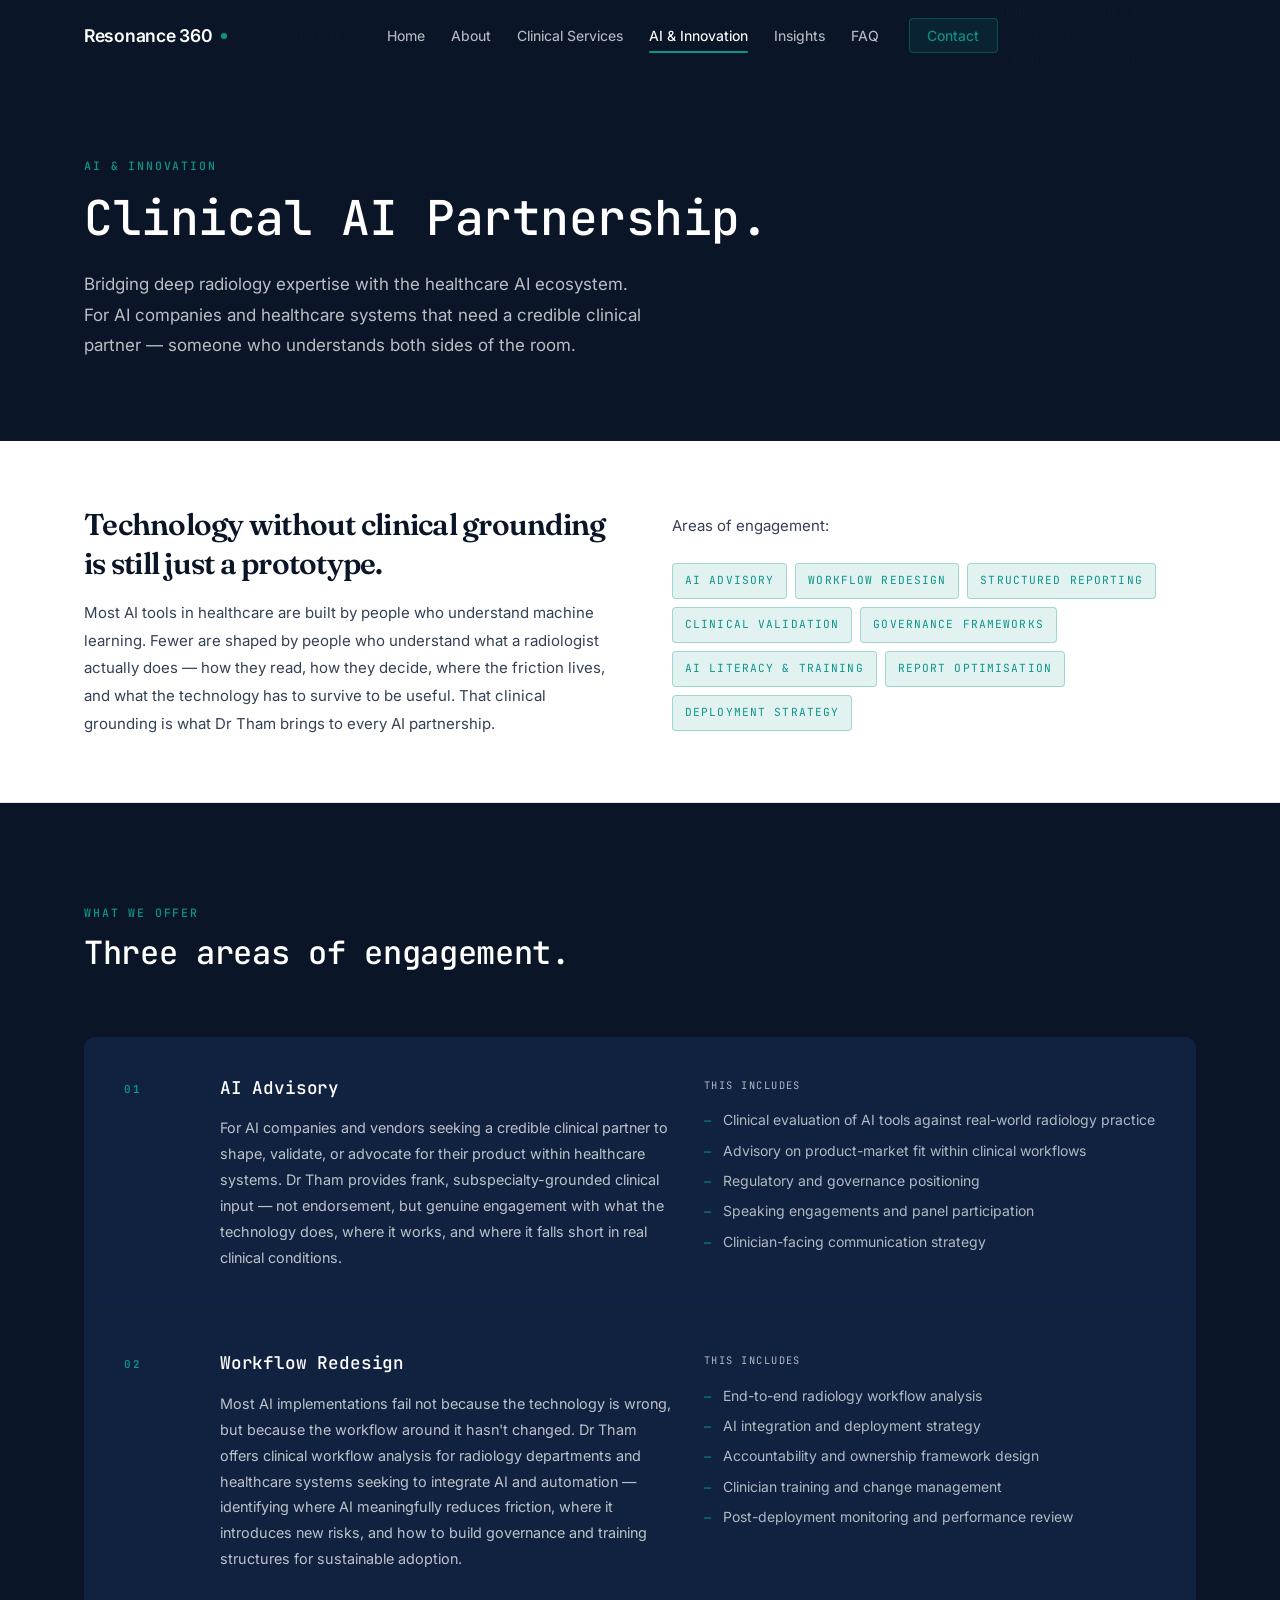
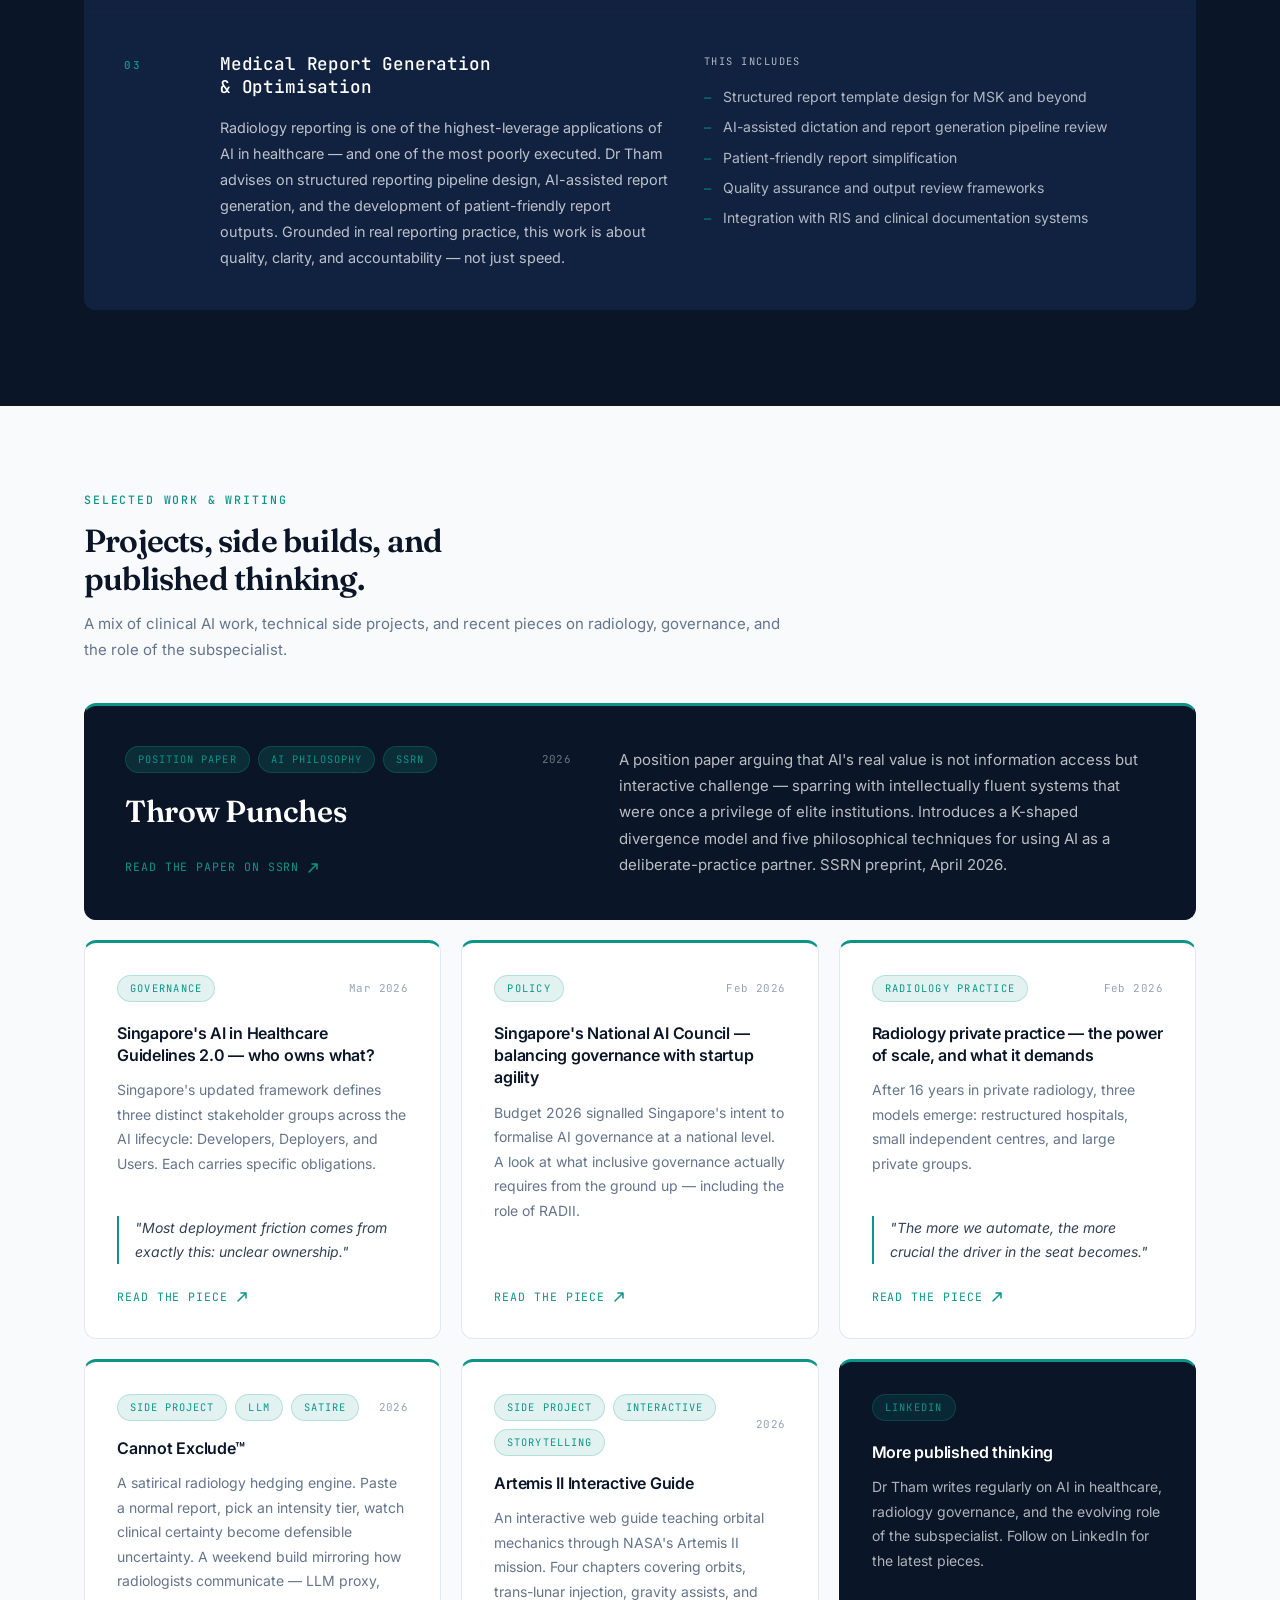
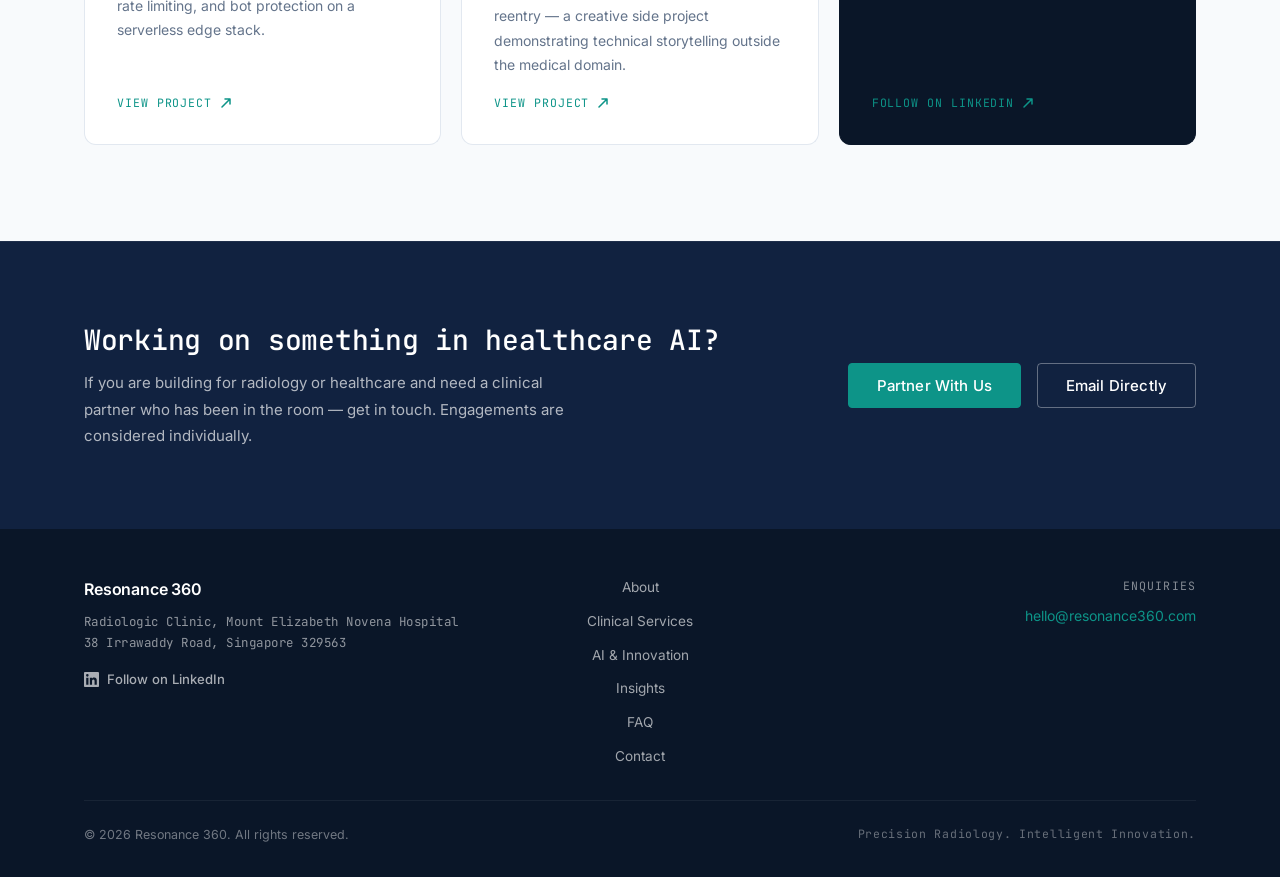
<file: ai-innovation.html>
<!DOCTYPE html>
<html lang="en">
<head>
  <meta charset="UTF-8" />
  <meta name="viewport" content="width=device-width, initial-scale=1.0" />
  <title>Radiology AI Consulting Singapore | Clinical AI Partnership</title>
  <meta name="description" content="Clinical AI advisory, radiology workflow redesign, and structured reporting optimisation. Singapore-based, led by a senior consultant radiologist with deep AI deployment experience." />
  <meta name="keywords" content="radiology AI Singapore, healthcare AI consulting, clinical AI advisory, AI radiology workflow, medical imaging AI, structured reporting AI" />
  <link rel="canonical" href="https://www.resonance360.com/ai-innovation" />

  <!-- Icons -->
  <link rel="icon" href="/favicon.ico" sizes="48x48" />
  <link rel="icon" type="image/png" sizes="32x32" href="assets/images/favicon-32.png" />
  <link rel="icon" type="image/png" sizes="192x192" href="assets/images/favicon-192.png" />
  <link rel="apple-touch-icon" href="assets/images/apple-touch-icon.png" />

  <!-- Open Graph -->
  <meta property="og:type" content="website" />
  <meta property="og:url" content="https://www.resonance360.com/ai-innovation" />
  <meta property="og:title" content="Radiology AI Consulting Singapore | Resonance 360" />
  <meta property="og:description" content="Clinical AI advisory and workflow redesign by a senior consultant radiologist with deep AI deployment experience. Singapore." />
  <meta property="og:image" content="https://www.resonance360.com/assets/images/og-card.png" />
  <meta property="og:image:width" content="1200" />
  <meta property="og:image:height" content="630" />
  <meta property="og:image:alt" content="Resonance 360 — Precision Radiology. Intelligent Innovation." />
  <meta name="twitter:card" content="summary_large_image" />

  <link rel="preconnect" href="https://fonts.googleapis.com" />
  <link rel="preconnect" href="https://fonts.gstatic.com" crossorigin />
  <link href="https://fonts.googleapis.com/css2?family=Fraunces:opsz,wght@9..144,500;9..144,600&family=Inter:wght@300;400;500;600;700&family=JetBrains+Mono:wght@400;500;600&display=swap" rel="stylesheet" />
  <link rel="stylesheet" href="css/styles.css" />

  <!-- Structured data -->
  <script type="application/ld+json">
  {
    "@context": "https://schema.org",
    "@type": "ProfessionalService",
    "name": "Resonance 360 — Clinical AI Partnership",
    "description": "Radiology AI advisory, workflow redesign, governance, and structured reporting optimisation, grounded in real subspecialty radiology practice.",
    "provider": { "@id": "https://www.resonance360.com/about#person" },
    "areaServed": { "@type": "Country", "name": "Singapore" },
    "serviceType": ["Clinical AI Advisory", "Radiology Workflow Redesign", "Structured Reporting Optimisation", "AI Governance"],
    "url": "https://www.resonance360.com/ai-innovation"
  }
  </script>
  <script type="application/ld+json">
  {
    "@context": "https://schema.org",
    "@type": "BreadcrumbList",
    "itemListElement": [
      { "@type": "ListItem", "position": 1, "name": "Home", "item": "https://www.resonance360.com/" },
      { "@type": "ListItem", "position": 2, "name": "AI & Innovation", "item": "https://www.resonance360.com/ai-innovation" }
    ]
  }
  </script>
  <style>

    /* ── AI page hero override — mono heading ────────────── */
    .page-hero--ai .page-hero__heading {
      font-family: var(--font-mono);
      font-weight: 500;
      font-size: clamp(1.75rem, 4vw, 3rem);
      letter-spacing: -0.01em;
    }

    /* ── Positioning strip ───────────────────────────────── */
    .ai-positioning {
      padding: var(--sp-16) 0;
      background: var(--white);
      border-bottom: 1px solid var(--grey-200);
    }
    .ai-positioning__grid {
      display: grid;
      grid-template-columns: 1fr 1fr;
      gap: var(--sp-16);
      align-items: center;
    }
    .ai-positioning__heading {
      font-size: clamp(1.4rem, 2.5vw, 1.875rem);
      font-weight: 600;
      color: var(--navy);
      letter-spacing: -0.025em;
      line-height: 1.3;
      margin-bottom: var(--sp-4);
    }
    .ai-positioning__body {
      font-size: 0.9375rem;
      line-height: 1.85;
      color: var(--text-mid);
    }
    .ai-positioning__tags {
      display: flex;
      flex-wrap: wrap;
      gap: var(--sp-2);
    }
    .ai-tag {
      display: inline-block;
      font-family: var(--font-mono);
      font-size: 0.7rem;
      letter-spacing: 0.1em;
      text-transform: uppercase;
      padding: var(--sp-2) var(--sp-3);
      border: 1px solid rgba(13, 148, 136, 0.3);
      border-radius: var(--r-sm);
      color: var(--teal);
      background: var(--teal-dim);
    }

    /* ── Services (dark background) ─────────────────────── */
    .ai-services {
      background: var(--navy);
      padding: var(--sp-24) 0;
    }
    .ai-services__intro {
      margin-bottom: var(--sp-16);
    }
    .ai-services__heading {
      font-family: var(--font-mono);
      font-size: clamp(1.5rem, 2.5vw, 2rem);
      font-weight: 500;
      color: var(--white);
      letter-spacing: -0.01em;
      line-height: 1.2;
    }

    .ai-service-list {
      display: flex;
      flex-direction: column;
      gap: 1px;
      background: rgba(255,255,255,0.06);
      border-radius: var(--r-lg);
      overflow: hidden;
    }

    .ai-service-item {
      background: var(--navy-mid);
      padding: var(--sp-10) var(--sp-10);
      display: grid;
      grid-template-columns: 64px 1fr 1fr;
      gap: var(--sp-8);
      align-items: start;
      transition: background var(--t-base);
    }
    .ai-service-item:hover {
      background: var(--navy-light);
    }

    .ai-service-item__num {
      font-family: var(--font-mono);
      font-size: 0.68rem;
      font-weight: 600;
      letter-spacing: 0.18em;
      color: var(--teal);
      padding-top: 4px;
    }

    .ai-service-item__left {}
    .ai-service-item__heading {
      font-family: var(--font-mono);
      font-size: 1.1rem;
      font-weight: 500;
      color: var(--white);
      letter-spacing: -0.01em;
      margin-bottom: var(--sp-4);
      line-height: 1.3;
    }
    .ai-service-item__desc {
      font-size: 0.9rem;
      line-height: 1.8;
      color: rgba(255,255,255,0.72);
    }

    .ai-service-item__right {}
    .ai-service-item__detail-label {
      font-family: var(--font-mono);
      font-size: 0.65rem;
      letter-spacing: 0.14em;
      text-transform: uppercase;
      color: rgba(255,255,255,0.68);
      margin-bottom: var(--sp-4);
    }
    .ai-service-item__points {
      display: flex;
      flex-direction: column;
      gap: var(--sp-2);
    }
    .ai-service-item__point {
      display: flex;
      align-items: baseline;
      gap: var(--sp-3);
      font-size: 0.875rem;
      line-height: 1.6;
      color: rgba(255,255,255,0.68);
    }
    .ai-service-item__point::before {
      content: '—';
      color: var(--teal);
      flex-shrink: 0;
      font-family: var(--font-mono);
      font-size: 0.75rem;
    }

    /* ── Thought leadership ───────────────────────────────── */
    .thought-leadership {
      padding: var(--sp-24) 0;
      background: var(--off-white);
    }
    .thought-leadership__intro {
      margin-bottom: var(--sp-14);
    }
    .thought-leadership__heading {
      font-size: clamp(1.5rem, 2.5vw, 2.1rem);
      font-weight: 600;
      color: var(--navy);
      letter-spacing: -0.025em;
      line-height: 1.2;
      margin-bottom: var(--sp-2);
    }
    .thought-leadership__sub {
      font-size: 0.9375rem;
      color: var(--text-muted);
      line-height: 1.7;
    }

    .posts-grid {
      display: grid;
      grid-template-columns: repeat(2, 1fr);
      gap: var(--sp-5);
    }

    /* Regular post card */
    .post-card {
      background: var(--white);
      border: 1px solid var(--grey-200);
      border-radius: var(--r-lg);
      padding: var(--sp-8);
      display: flex;
      flex-direction: column;
      transition: transform var(--t-slow), box-shadow var(--t-slow);
    }
    .post-card:hover {
      transform: translateY(-3px);
      box-shadow: 0 10px 32px rgba(0,0,0,0.07);
    }
    .post-card__meta {
      display: flex;
      align-items: center;
      justify-content: space-between;
      margin-bottom: var(--sp-5);
    }
    .post-card__tag {
      font-family: var(--font-mono);
      font-size: 0.65rem;
      letter-spacing: 0.12em;
      text-transform: uppercase;
      color: var(--teal);
      background: var(--teal-dim);
      border: 1px solid rgba(13,148,136,0.2);
      padding: var(--sp-1) var(--sp-3);
      border-radius: 100px;
    }
    .post-card__date {
      font-family: var(--font-mono);
      font-size: 0.68rem;
      color: var(--grey-400);
      letter-spacing: 0.04em;
    }
    .post-card__heading {
      font-size: 1rem;
      font-weight: 600;
      color: var(--navy);
      letter-spacing: -0.015em;
      line-height: 1.4;
      margin-bottom: var(--sp-3);
    }
    .post-card__excerpt {
      font-size: 0.875rem;
      line-height: 1.75;
      color: var(--text-muted);
      flex: 1;
      margin-bottom: var(--sp-6);
    }
    .post-card__quote {
      font-size: 0.875rem;
      line-height: 1.7;
      color: var(--text-mid);
      border-left: 2px solid var(--teal);
      padding-left: var(--sp-4);
      margin: var(--sp-4) 0 var(--sp-6);
      font-style: italic;
    }
    .post-card__link {
      display: inline-flex;
      align-items: center;
      gap: var(--sp-2);
      font-family: var(--font-mono);
      font-size: 0.72rem;
      letter-spacing: 0.08em;
      color: var(--teal);
      text-transform: uppercase;
      transition: gap var(--t-fast), color var(--t-fast);
      margin-top: auto;
    }
    .post-card__link:hover {
      gap: var(--sp-3);
      color: var(--teal-hover);
    }

    /* LinkedIn follow card — spans full second row or fills slot */
    .post-card--follow {
      background: var(--navy);
      border-color: var(--navy);
      align-items: flex-start;
      justify-content: space-between;
    }
    .post-card--follow .post-card__tag {
      background: rgba(13,148,136,0.15);
      color: var(--teal);
      border-color: rgba(13,148,136,0.25);
    }
    .post-card--follow .post-card__heading {
      color: var(--white);
    }
    .post-card--follow .post-card__excerpt {
      color: rgba(255,255,255,0.68);
    }
    .post-card--follow .post-card__link {
      color: var(--teal);
    }

    /* ── Combined carousel (work + writing) ──────────────── */
    .ai-carousel {
      padding: var(--sp-20) 0 var(--sp-24);
      background: var(--off-white);
    }
    .ai-carousel__intro {
      margin-bottom: var(--sp-10);
      max-width: 720px;
      display: flex;
      align-items: flex-end;
      justify-content: space-between;
      gap: var(--sp-6);
      flex-wrap: wrap;
    }
    .ai-carousel__intro-text { flex: 1 1 400px; }
    .ai-carousel__heading {
      font-size: clamp(1.5rem, 2.5vw, 2rem);
      font-weight: 600;
      color: var(--navy);
      letter-spacing: -0.025em;
      line-height: 1.2;
      margin-bottom: var(--sp-3);
    }
    .ai-carousel__sub {
      font-size: 0.9375rem;
      line-height: 1.75;
      color: var(--text-muted);
    }
    .ai-carousel__hint {
      font-family: var(--font-mono);
      font-size: 0.7rem;
      letter-spacing: 0.14em;
      text-transform: uppercase;
      color: var(--text-muted);
      display: flex;
      align-items: center;
      gap: var(--sp-2);
      padding-bottom: var(--sp-1);
    }

    /* Track wrapper — also hosts arrows + edge fades in carousel mode */
    .ai-carousel__track-wrap {
      position: relative;
    }

    /* Desktop: editorial grid — featured piece spans the full row */
    .ai-carousel .projects__grid {
      display: grid;
      grid-template-columns: repeat(3, 1fr);
      gap: var(--sp-5);
    }
    .ai-carousel__arrow { display: none; }
    .ai-carousel__hint  { display: none; }

    /* Unified card treatment: white cards, thin teal top accent */
    .ai-carousel .projects__grid > .post-card,
    .ai-carousel .projects__grid > .project-card {
      background: var(--white);
      border: 1px solid var(--grey-200);
      border-top: 3px solid var(--teal);
      margin: 0;
    }

    /* Follow card stays navy */
    .ai-carousel .projects__grid > .post-card--follow {
      background: var(--navy);
      border-color: var(--navy);
      border-top: 3px solid var(--teal);
    }

    /* Featured card — navy, full row, two-column editorial layout */
    .ai-carousel .projects__grid > .card--featured {
      grid-column: 1 / -1;
      background: var(--navy);
      border-color: var(--navy);
      border-top: 3px solid var(--teal);
      display: grid;
      grid-template-columns: 5fr 6fr;
      gap: var(--sp-12);
      align-items: center;
      padding: var(--sp-10);
    }
    .card--featured .project-card__heading {
      font-family: var(--font-display);
      font-size: clamp(1.4rem, 2.5vw, 1.9rem);
      font-weight: 600;
      color: var(--white);
      line-height: 1.2;
      margin: var(--sp-5) 0 var(--sp-6);
    }
    .card--featured .project-card__summary {
      color: rgba(255, 255, 255, 0.72);
      font-size: 0.9375rem;
      flex: none;
      margin-bottom: 0;
    }
    .card--featured .project-card__tag {
      background: rgba(13, 148, 136, 0.18);
      border-color: rgba(13, 148, 136, 0.3);
    }
    .card--featured .project-card__year {
      color: rgba(255, 255, 255, 0.4);
    }

    /* Mobile / narrow: horizontal snap carousel */
    @media (max-width: 960px) {
      .ai-carousel__hint { display: flex; }
      .ai-carousel__arrow {
        display: flex;
        position: absolute;
        top: calc(50% - var(--sp-3));
        transform: translateY(-50%);
        width: 44px;
        height: 44px;
        border-radius: 50%;
        border: 1px solid var(--grey-200);
        background: var(--white);
        color: var(--navy);
        align-items: center;
        justify-content: center;
        cursor: pointer;
        z-index: 3;
        box-shadow: 0 2px 12px rgba(0, 0, 0, 0.06);
        transition: background var(--t-base), color var(--t-base),
                    border-color var(--t-base), opacity var(--t-base);
      }
      .ai-carousel__arrow:hover:not(:disabled) {
        background: var(--teal);
        color: var(--white);
        border-color: var(--teal);
      }
      .ai-carousel__arrow:disabled { opacity: 0.3; cursor: default; }
      .ai-carousel__arrow--prev { left: calc(-1 * var(--sp-4)); }
      .ai-carousel__arrow--next { right: calc(-1 * var(--sp-4)); }

      /* Edge fades — soft vignette indicating more content off-edge */
      .ai-carousel__track-wrap::before,
      .ai-carousel__track-wrap::after {
        content: '';
        position: absolute;
        top: 0;
        bottom: var(--sp-5);
        width: 40px;
        pointer-events: none;
        z-index: 2;
        opacity: 1;
        transition: opacity var(--t-base);
      }
      .ai-carousel__track-wrap::before {
        left: 0;
        background: linear-gradient(to right, var(--off-white) 0%, rgba(248, 250, 252, 0) 100%);
      }
      .ai-carousel__track-wrap::after {
        right: 0;
        background: linear-gradient(to left, var(--off-white) 0%, rgba(248, 250, 252, 0) 100%);
      }
      .ai-carousel__track-wrap[data-at-start="true"]::before { opacity: 0; }
      .ai-carousel__track-wrap[data-at-end="true"]::after { opacity: 0; }

      .ai-carousel .projects__grid {
        display: flex;
        flex-direction: row;
        gap: var(--sp-5);
        overflow-x: auto;
        overflow-y: hidden;
        scroll-snap-type: x mandatory;
        -webkit-overflow-scrolling: touch;
        padding: var(--sp-2) 0 var(--sp-5);
        scrollbar-width: thin;
        scrollbar-color: var(--grey-200) transparent;
      }
      .ai-carousel .projects__grid::-webkit-scrollbar { height: 6px; }
      .ai-carousel .projects__grid::-webkit-scrollbar-track { background: transparent; }
      .ai-carousel .projects__grid::-webkit-scrollbar-thumb {
        background: var(--grey-200);
        border-radius: 100px;
      }
      .ai-carousel .projects__grid > .post-card,
      .ai-carousel .projects__grid > .project-card {
        flex: 0 0 84vw;
        max-width: 380px;
        scroll-snap-align: start;
      }
      .ai-carousel .projects__grid > .card--featured {
        display: flex;
        flex-direction: column;
        align-items: stretch;
        gap: 0;
        padding: var(--sp-8);
      }
      .card--featured .project-card__heading {
        font-size: 1.35rem;
        margin: var(--sp-4) 0 var(--sp-4);
      }
    }

    /* Touch devices: no arrows, narrower fades */
    @media (hover: none) {
      .ai-carousel__arrow { display: none !important; }
      .ai-carousel__track-wrap::before,
      .ai-carousel__track-wrap::after { width: 28px; }
    }

    /* ── Partner CTA ─────────────────────────────────────── */
    .partner-cta {
      background: var(--navy-mid);
      padding: var(--sp-20) 0;
      border-top: 1px solid rgba(255,255,255,0.06);
    }
    .partner-cta .container {
      display: flex;
      align-items: center;
      justify-content: space-between;
      gap: var(--sp-10);
    }
    .partner-cta__heading {
      font-family: var(--font-mono);
      font-size: clamp(1.2rem, 2.5vw, 1.75rem);
      font-weight: 500;
      color: var(--white);
      letter-spacing: -0.01em;
      line-height: 1.3;
      margin-bottom: var(--sp-3);
    }
    .partner-cta__sub {
      font-size: 0.9375rem;
      line-height: 1.75;
      color: rgba(255,255,255,0.68);
      max-width: 480px;
    }
    .partner-cta__actions {
      display: flex;
      gap: var(--sp-4);
      flex-shrink: 0;
    }

    /* ── Responsive ──────────────────────────────────────── */
    @media (max-width: 960px) {
      .ai-positioning__grid { grid-template-columns: 1fr; gap: var(--sp-8); }

      .ai-service-item {
        grid-template-columns: 48px 1fr;
        gap: var(--sp-5);
      }
      .ai-service-item__right {
        grid-column: 2;
        margin-top: var(--sp-4);
        padding-top: var(--sp-4);
        border-top: 1px solid rgba(255,255,255,0.07);
      }

      .posts-grid { grid-template-columns: 1fr; }

      .partner-cta .container { flex-direction: column; align-items: flex-start; }
      .partner-cta__sub { max-width: 100%; }
    }

    @media (max-width: 768px) {
      .ai-service-item {
        grid-template-columns: 1fr;
        padding: var(--sp-8) var(--sp-6);
      }
      .ai-service-item__num { margin-bottom: calc(-1 * var(--sp-2)); }
      .ai-service-item__right { grid-column: 1; }

      .partner-cta__actions { flex-direction: column; width: 100%; }
      .partner-cta__actions .btn { justify-content: center; }
    }
  </style>
</head>
<body class="page-ai">

  <!-- ── Navigation ─────────────────────────────────────── -->
  <nav class="nav" id="nav" role="navigation" aria-label="Main navigation">
    <div class="container">
      <a href="/" class="nav__logo" aria-label="Resonance 360 home">
        <span class="nav__logo-text">Resonance 360</span>
        <span class="nav__logo-dot" aria-hidden="true"></span>
      </a>
      <button class="nav__hamburger" id="navToggle" aria-label="Toggle navigation" aria-expanded="false" aria-controls="navLinks">
        <span></span><span></span><span></span>
      </button>
      <ul class="nav__links" id="navLinks" role="list">
        <li><a href="/"         class="nav__link">Home</a></li>
        <li><a href="/about"         class="nav__link">About</a></li>
        <li><a href="/clinical"      class="nav__link">Clinical Services</a></li>
        <li><a href="/ai-innovation" class="nav__link active">AI &amp; Innovation</a></li>
        <li><a href="/insights"      class="nav__link">Insights</a></li>
        <li><a href="/faq"           class="nav__link">FAQ</a></li>
        <li><a href="/contact"       class="nav__link nav__link--cta">Contact</a></li>
      </ul>
    </div>
  </nav>

  <!-- ── Page Hero ──────────────────────────────────────── -->
  <header class="page-hero page-hero--ai">
    <div class="container">
      <span class="label">AI &amp; Innovation</span>
      <h1 class="page-hero__heading">Clinical AI Partnership.</h1>
      <p class="page-hero__sub">
        Bridging deep radiology expertise with the healthcare AI ecosystem.
        For AI companies and healthcare systems that need a credible clinical
        partner — someone who understands both sides of the room.
      </p>
    </div>
  </header>

  <main>

    <!-- ── Positioning strip ──────────────────────────────── -->
    <section class="ai-positioning">
      <div class="container">
        <div class="ai-positioning__grid">
          <div class="reveal">
            <h2 class="ai-positioning__heading">
              Technology without clinical grounding
              is still just a prototype.
            </h2>
            <p class="ai-positioning__body">
              Most AI tools in healthcare are built by people who understand
              machine learning. Fewer are shaped by people who understand
              what a radiologist actually does — how they read, how they decide,
              where the friction lives, and what the technology has to survive
              to be useful. That clinical grounding is what Dr Tham brings
              to every AI partnership.
            </p>
          </div>
          <div class="reveal reveal-delay-2">
            <p class="ai-positioning__body" style="margin-bottom: var(--sp-6);">
              Areas of engagement:
            </p>
            <div class="ai-positioning__tags">
              <span class="ai-tag">AI Advisory</span>
              <span class="ai-tag">Workflow Redesign</span>
              <span class="ai-tag">Structured Reporting</span>
              <span class="ai-tag">Clinical Validation</span>
              <span class="ai-tag">Governance Frameworks</span>
              <span class="ai-tag">AI Literacy &amp; Training</span>
              <span class="ai-tag">Report Optimisation</span>
              <span class="ai-tag">Deployment Strategy</span>
            </div>
          </div>
        </div>
      </div>
    </section>

    <!-- ── Services ───────────────────────────────────────── -->
    <section class="ai-services" aria-label="AI and Innovation services">
      <div class="container">

        <div class="ai-services__intro reveal">
          <span class="label">What We Offer</span>
          <h2 class="ai-services__heading">Three areas of engagement.</h2>
        </div>

        <div class="ai-service-list">

          <!-- 01 AI Advisory -->
          <div class="ai-service-item reveal">
            <p class="ai-service-item__num">01</p>
            <div class="ai-service-item__left">
              <h3 class="ai-service-item__heading">AI Advisory</h3>
              <p class="ai-service-item__desc">
                For AI companies and vendors seeking a credible clinical partner
                to shape, validate, or advocate for their product within healthcare
                systems. Dr Tham provides frank, subspecialty-grounded clinical
                input — not endorsement, but genuine engagement with what the technology
                does, where it works, and where it falls short in real clinical conditions.
              </p>
            </div>
            <div class="ai-service-item__right">
              <p class="ai-service-item__detail-label">This includes</p>
              <div class="ai-service-item__points">
                <p class="ai-service-item__point">Clinical evaluation of AI tools against real-world radiology practice</p>
                <p class="ai-service-item__point">Advisory on product-market fit within clinical workflows</p>
                <p class="ai-service-item__point">Regulatory and governance positioning</p>
                <p class="ai-service-item__point">Speaking engagements and panel participation</p>
                <p class="ai-service-item__point">Clinician-facing communication strategy</p>
              </div>
            </div>
          </div>

          <!-- 02 Workflow Redesign -->
          <div class="ai-service-item reveal">
            <p class="ai-service-item__num">02</p>
            <div class="ai-service-item__left">
              <h3 class="ai-service-item__heading">Workflow Redesign</h3>
              <p class="ai-service-item__desc">
                Most AI implementations fail not because the technology is wrong,
                but because the workflow around it hasn't changed. Dr Tham
                offers clinical workflow analysis for radiology departments and healthcare
                systems seeking to integrate AI and automation — identifying where AI
                meaningfully reduces friction, where it introduces new risks, and how
                to build governance and training structures for sustainable adoption.
              </p>
            </div>
            <div class="ai-service-item__right">
              <p class="ai-service-item__detail-label">This includes</p>
              <div class="ai-service-item__points">
                <p class="ai-service-item__point">End-to-end radiology workflow analysis</p>
                <p class="ai-service-item__point">AI integration and deployment strategy</p>
                <p class="ai-service-item__point">Accountability and ownership framework design</p>
                <p class="ai-service-item__point">Clinician training and change management</p>
                <p class="ai-service-item__point">Post-deployment monitoring and performance review</p>
              </div>
            </div>
          </div>

          <!-- 03 Report Generation & Optimisation -->
          <div class="ai-service-item reveal">
            <p class="ai-service-item__num">03</p>
            <div class="ai-service-item__left">
              <h3 class="ai-service-item__heading">Medical Report Generation<br />&amp; Optimisation</h3>
              <p class="ai-service-item__desc">
                Radiology reporting is one of the highest-leverage applications of
                AI in healthcare — and one of the most poorly executed. Dr Tham
                advises on structured reporting pipeline design, AI-assisted report
                generation, and the development of patient-friendly report outputs.
                Grounded in real reporting practice, this work is about quality,
                clarity, and accountability — not just speed.
              </p>
            </div>
            <div class="ai-service-item__right">
              <p class="ai-service-item__detail-label">This includes</p>
              <div class="ai-service-item__points">
                <p class="ai-service-item__point">Structured report template design for MSK and beyond</p>
                <p class="ai-service-item__point">AI-assisted dictation and report generation pipeline review</p>
                <p class="ai-service-item__point">Patient-friendly report simplification</p>
                <p class="ai-service-item__point">Quality assurance and output review frameworks</p>
                <p class="ai-service-item__point">Integration with RIS and clinical documentation systems</p>
              </div>
            </div>
          </div>

        </div>
      </div>
    </section>

    <!-- ── Selected Work & Writing (combined carousel) ─────── -->
    <section class="ai-carousel" aria-label="Selected work and writing">
      <div class="container">

        <div class="ai-carousel__intro reveal">
          <div class="ai-carousel__intro-text">
            <span class="label">Selected Work &amp; Writing</span>
            <h2 class="ai-carousel__heading">Projects, side builds, and<br />published thinking.</h2>
            <p class="ai-carousel__sub">
              A mix of clinical AI work, technical side projects, and recent
              pieces on radiology, governance, and the role of the subspecialist.
            </p>
          </div>
          <p class="ai-carousel__hint" aria-hidden="true">
            Swipe / scroll
            <svg width="20" height="10" viewBox="0 0 20 10" fill="none">
              <path d="M2 5h16M14 1l4 4-4 4" stroke="currentColor" stroke-width="1.4" stroke-linecap="round" stroke-linejoin="round"/>
            </svg>
          </p>
        </div>

        <div class="ai-carousel__track-wrap" data-at-start="true" data-at-end="false">
          <button class="ai-carousel__arrow ai-carousel__arrow--prev" type="button" aria-label="Previous cards" disabled>
            <svg width="16" height="16" viewBox="0 0 16 16" fill="none" aria-hidden="true">
              <path d="M10 4l-4 4 4 4" stroke="currentColor" stroke-width="1.6" stroke-linecap="round" stroke-linejoin="round"/>
            </svg>
          </button>
          <button class="ai-carousel__arrow ai-carousel__arrow--next" type="button" aria-label="Next cards">
            <svg width="16" height="16" viewBox="0 0 16 16" fill="none" aria-hidden="true">
              <path d="M6 4l4 4-4 4" stroke="currentColor" stroke-width="1.6" stroke-linecap="round" stroke-linejoin="round"/>
            </svg>
          </button>
        <div class="projects__grid">
            <article class="project-card card--featured">
              <div class="card--featured__lead">
              <div class="project-card__meta">
                <div class="project-card__tags">
                  <span class="project-card__tag">Position Paper</span>
                  <span class="project-card__tag">AI Philosophy</span>
                  <span class="project-card__tag">SSRN</span>
                </div>
                <span class="project-card__year">2026</span>
              </div>
              <h3 class="project-card__heading">Throw Punches</h3>
              <a href="https://ssrn.com/abstract=6606399" target="_blank" rel="noopener noreferrer" class="project-card__link">
                Read the paper on SSRN
                <svg width="12" height="12" viewBox="0 0 12 12" fill="none" aria-hidden="true">
                  <path d="M2 10L10 2M10 2H5M10 2v5" stroke="currentColor" stroke-width="1.5" stroke-linecap="round" stroke-linejoin="round"/>
                </svg>
              </a>
              </div>
              <p class="project-card__summary">
                A position paper arguing that AI's real value is not information access but
                interactive challenge — sparring with intellectually fluent systems that
                were once a privilege of elite institutions. Introduces a K-shaped
                divergence model and five philosophical techniques for using AI as a
                deliberate-practice partner. SSRN preprint, April 2026.
              </p>
                          </article>

            <article class="post-card">
              <div class="post-card__meta">
                <span class="post-card__tag">Governance</span>
                <span class="post-card__date">Mar 2026</span>
              </div>
              <h3 class="post-card__heading">Singapore's AI in Healthcare Guidelines 2.0 — who owns what?</h3>
              <p class="post-card__excerpt">
                Singapore's updated framework defines three distinct stakeholder groups
                across the AI lifecycle: Developers, Deployers, and Users. Each carries
                specific obligations.
              </p>
              <blockquote class="post-card__quote">
                "Most deployment friction comes from exactly this: unclear ownership."
              </blockquote>
              <a href="/insights#guidelines-2-0" class="post-card__link">
                Read the piece
                <svg width="12" height="12" viewBox="0 0 12 12" fill="none" aria-hidden="true">
                  <path d="M2 10L10 2M10 2H5M10 2v5" stroke="currentColor" stroke-width="1.5" stroke-linecap="round" stroke-linejoin="round"/>
                </svg>
              </a>
            </article>

            <article class="post-card">
              <div class="post-card__meta">
                <span class="post-card__tag">Policy</span>
                <span class="post-card__date">Feb 2026</span>
              </div>
              <h3 class="post-card__heading">Singapore's National AI Council — balancing governance with startup agility</h3>
              <p class="post-card__excerpt">
                Budget 2026 signalled Singapore's intent to formalise AI governance
                at a national level. A look at what inclusive governance actually
                requires from the ground up — including the role of RADII.
              </p>
              <a href="/insights#national-ai-council" class="post-card__link">
                Read the piece
                <svg width="12" height="12" viewBox="0 0 12 12" fill="none" aria-hidden="true">
                  <path d="M2 10L10 2M10 2H5M10 2v5" stroke="currentColor" stroke-width="1.5" stroke-linecap="round" stroke-linejoin="round"/>
                </svg>
              </a>
            </article>

            <article class="post-card">
              <div class="post-card__meta">
                <span class="post-card__tag">Radiology Practice</span>
                <span class="post-card__date">Feb 2026</span>
              </div>
              <h3 class="post-card__heading">Radiology private practice — the power of scale, and what it demands</h3>
              <p class="post-card__excerpt">
                After 16 years in private radiology, three models emerge: restructured
                hospitals, small independent centres, and large private groups.
              </p>
              <blockquote class="post-card__quote">
                "The more we automate, the more crucial the driver in the seat becomes."
              </blockquote>
              <a href="/insights#private-practice-scale" class="post-card__link">
                Read the piece
                <svg width="12" height="12" viewBox="0 0 12 12" fill="none" aria-hidden="true">
                  <path d="M2 10L10 2M10 2H5M10 2v5" stroke="currentColor" stroke-width="1.5" stroke-linecap="round" stroke-linejoin="round"/>
                </svg>
              </a>
            </article>

            <article class="project-card">
              <div class="project-card__meta">
                <div class="project-card__tags">
                  <span class="project-card__tag">Side Project</span>
                  <span class="project-card__tag">LLM</span>
                  <span class="project-card__tag">Satire</span>
                </div>
                <span class="project-card__year">2026</span>
              </div>
              <h3 class="project-card__heading">Cannot Exclude&trade;</h3>
              <p class="project-card__summary">
                A satirical radiology hedging engine. Paste a normal report, pick an
                intensity tier, watch clinical certainty become defensible uncertainty.
                A weekend build mirroring how radiologists communicate — LLM proxy,
                rate limiting, and bot protection on a serverless edge stack.
              </p>
              <a href="https://cannot-exclude.vercel.app" target="_blank" rel="noopener noreferrer" class="project-card__link">
                View project
                <svg width="12" height="12" viewBox="0 0 12 12" fill="none" aria-hidden="true">
                  <path d="M2 10L10 2M10 2H5M10 2v5" stroke="currentColor" stroke-width="1.5" stroke-linecap="round" stroke-linejoin="round"/>
                </svg>
              </a>
            </article>

            <article class="project-card">
              <div class="project-card__meta">
                <div class="project-card__tags">
                  <span class="project-card__tag">Side Project</span>
                  <span class="project-card__tag">Interactive</span>
                  <span class="project-card__tag">Storytelling</span>
                </div>
                <span class="project-card__year">2026</span>
              </div>
              <h3 class="project-card__heading">Artemis II Interactive Guide</h3>
              <p class="project-card__summary">
                An interactive web guide teaching orbital mechanics through NASA's
                Artemis II mission. Four chapters covering orbits, trans-lunar
                injection, gravity assists, and reentry — a creative side project
                demonstrating technical storytelling outside the medical domain.
              </p>
              <a href="https://echtrn.github.io/artemis-ii/" target="_blank" rel="noopener noreferrer" class="project-card__link">
                View project
                <svg width="12" height="12" viewBox="0 0 12 12" fill="none" aria-hidden="true">
                  <path d="M2 10L10 2M10 2H5M10 2v5" stroke="currentColor" stroke-width="1.5" stroke-linecap="round" stroke-linejoin="round"/>
                </svg>
              </a>
            </article>

            <article class="post-card post-card--follow">
              <div class="post-card__meta">
                <span class="post-card__tag">LinkedIn</span>
              </div>
              <h3 class="post-card__heading">More published thinking</h3>
              <p class="post-card__excerpt">
                Dr Tham writes regularly on AI in healthcare, radiology governance,
                and the evolving role of the subspecialist. Follow on LinkedIn
                for the latest pieces.
              </p>
              <a href="https://www.linkedin.com/in/sengchoetham/" target="_blank" rel="noopener noreferrer" class="post-card__link">
                Follow on LinkedIn
                <svg width="12" height="12" viewBox="0 0 12 12" fill="none" aria-hidden="true">
                  <path d="M2 10L10 2M10 2H5M10 2v5" stroke="currentColor" stroke-width="1.5" stroke-linecap="round" stroke-linejoin="round"/>
                </svg>
              </a>
            </article>

        </div>
        </div>
      </div>
    </section>

    <!-- ── Partner CTA ─────────────────────────────────────── -->
    <section class="partner-cta" aria-label="Partner with us">
      <div class="container">
        <div class="reveal">
          <h2 class="partner-cta__heading">Working on something in healthcare AI?</h2>
          <p class="partner-cta__sub">
            If you are building for radiology or healthcare and need a clinical
            partner who has been in the room — get in touch. Engagements are
            considered individually.
          </p>
        </div>
        <div class="partner-cta__actions reveal reveal-delay-2">
          <a href="/contact?type=partner" class="btn btn--teal">Partner With Us</a>
          <a href="mailto:hello@resonance360.com" class="btn btn--outline-white">Email Directly</a>
        </div>
      </div>
    </section>

  </main>

  <!-- ── Footer ─────────────────────────────────────────── -->
  <footer class="footer" role="contentinfo">
    <div class="container">
      <div class="footer__brand">
        <span class="footer__logo">Resonance 360</span>
        <p class="footer__location">
          Radiologic Clinic, Mount Elizabeth Novena Hospital<br />
          38 Irrawaddy Road, Singapore 329563
        </p>
        <a href="https://www.linkedin.com/in/sengchoetham/" target="_blank" rel="noopener noreferrer" class="footer__linkedin" aria-label="Dr Tham Seng Choe on LinkedIn">
          <svg width="15" height="15" viewBox="0 0 24 24" fill="currentColor" aria-hidden="true">
            <path d="M20.45 20.45h-3.56v-5.57c0-1.33-.02-3.04-1.85-3.04-1.85 0-2.14 1.45-2.14 2.94v5.67H9.35V9h3.41v1.56h.05c.48-.9 1.64-1.85 3.37-1.85 3.6 0 4.27 2.37 4.27 5.46v6.28zM5.34 7.43a2.06 2.06 0 1 1 0-4.13 2.06 2.06 0 0 1 0 4.13zM7.12 20.45H3.55V9h3.57v11.45zM22.22 0H1.77C.79 0 0 .77 0 1.72v20.55C0 23.23.79 24 1.77 24h20.45c.98 0 1.78-.77 1.78-1.73V1.72C24 .77 23.2 0 22.22 0z"/>
          </svg>
          Follow on LinkedIn
        </a>
      </div>
      <nav class="footer__nav" aria-label="Footer navigation">
        <a href="/about">About</a>
        <a href="/clinical">Clinical Services</a>
        <a href="/ai-innovation">AI &amp; Innovation</a>
        <a href="/insights">Insights</a>
        <a href="/faq">FAQ</a>
        <a href="/contact">Contact</a>
      </nav>
      <div class="footer__contact">
        <p class="footer__contact-label">Enquiries</p>
        <a href="mailto:hello@resonance360.com" class="footer__contact-email">hello@resonance360.com</a>
      </div>
      <div class="footer__bottom">
        <p class="footer__copy">&copy; <span id="year"></span> Resonance 360. All rights reserved.</p>
        <p class="footer__tagline">Precision Radiology. Intelligent Innovation.</p>
      </div>
    </div>
  </footer>

  <script src="js/main.js"></script>
  <script src="js/projects.js"></script>
  <script>
    // AI carousel arrow controls + edge-fade state
    (function () {
      var wrap = document.querySelector('.ai-carousel__track-wrap');
      var track = document.querySelector('.ai-carousel .projects__grid');
      var prev = document.querySelector('.ai-carousel__arrow--prev');
      var next = document.querySelector('.ai-carousel__arrow--next');
      if (!wrap || !track || !prev || !next) return;

      function step() {
        // Scroll by visible width minus one card peek so the next card lands at the snap start
        return Math.max(280, track.clientWidth — 80);
      }
      function update() {
        var atStart = track.scrollLeft <= 2;
        var atEnd = track.scrollLeft + track.clientWidth >= track.scrollWidth — 2;
        prev.disabled = atStart;
        next.disabled = atEnd;
        wrap.setAttribute('data-at-start', atStart ? 'true' : 'false');
        wrap.setAttribute('data-at-end', atEnd ? 'true' : 'false');
      }

      prev.addEventListener('click', function () {
        track.scrollBy({ left: -step(), behavior: 'smooth' });
      });
      next.addEventListener('click', function () {
        track.scrollBy({ left: step(), behavior: 'smooth' });
      });
      track.addEventListener('scroll', update, { passive: true });
      window.addEventListener('resize', update);

      // projects.js appends cards asynchronously; recheck after fetch settles
      update();
      setTimeout(update, 400);
      setTimeout(update, 1200);
    })();
  </script>
</body>
</html>
</file>
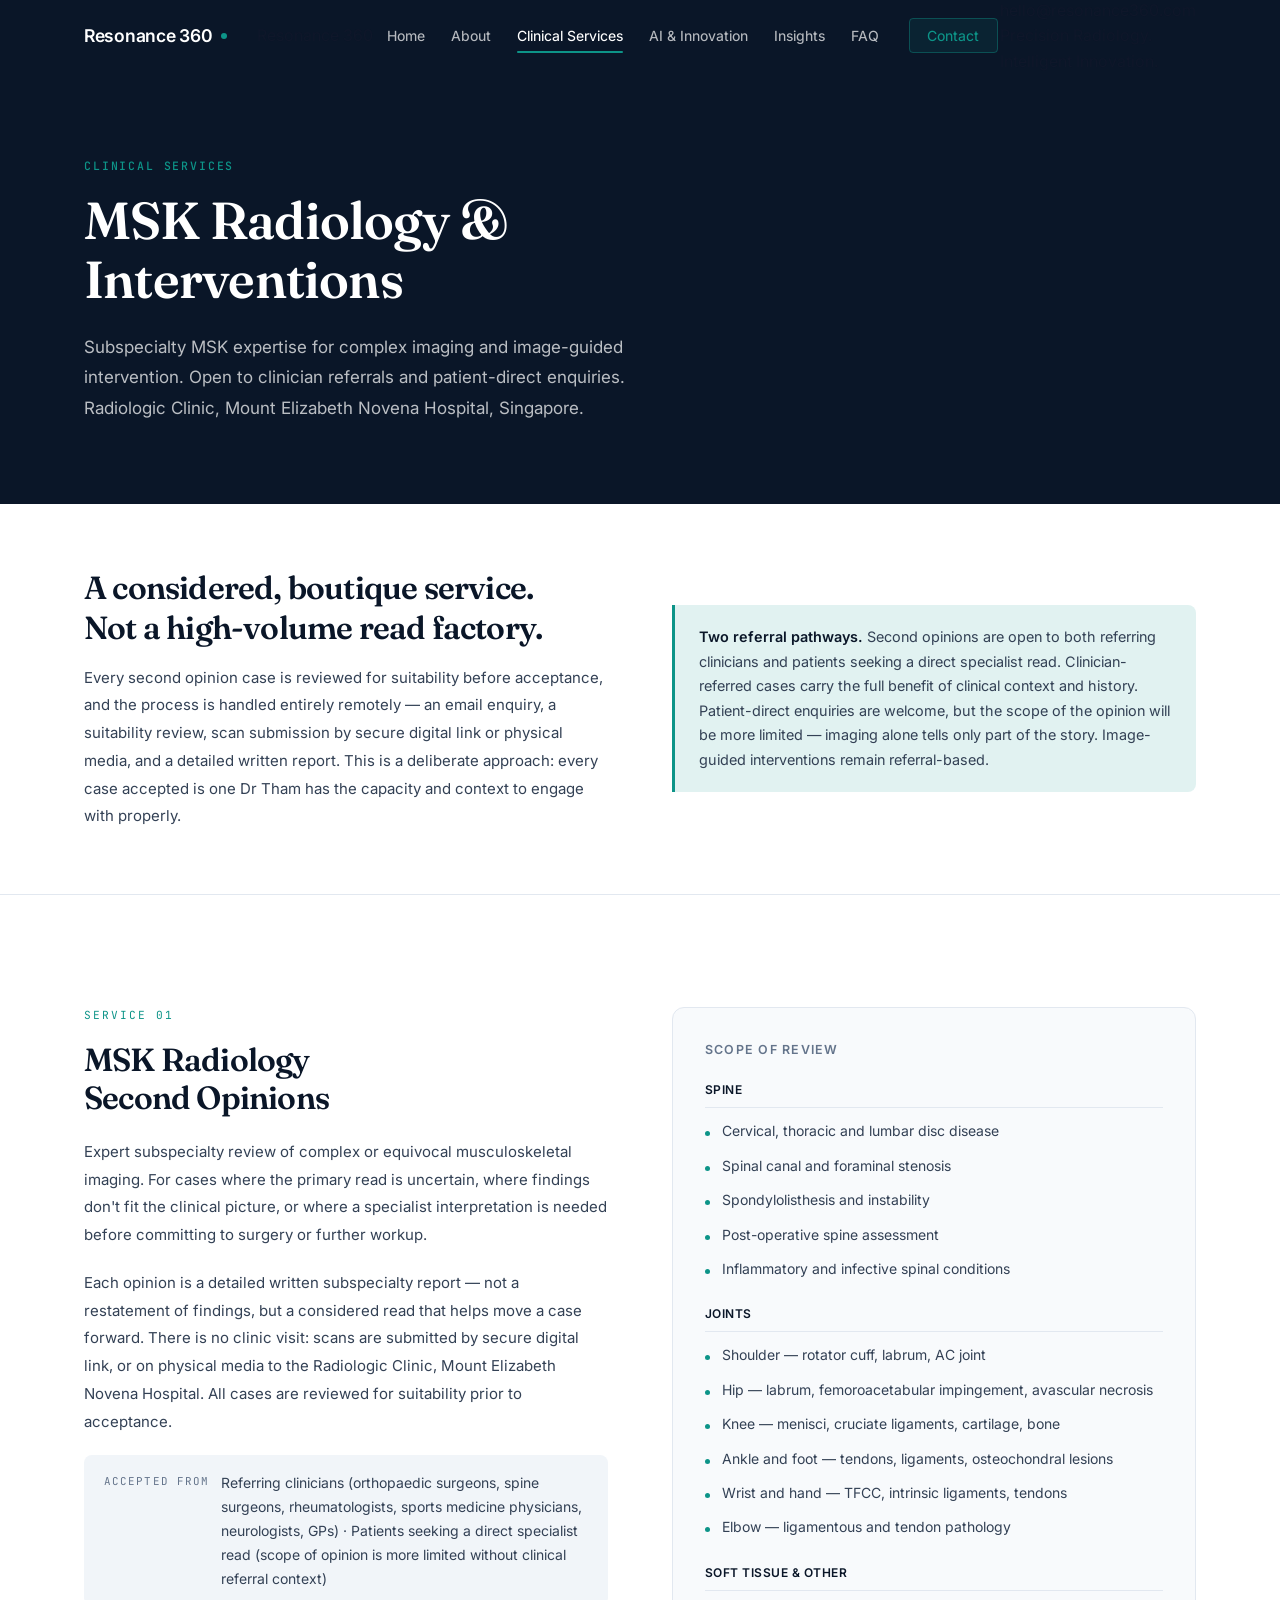
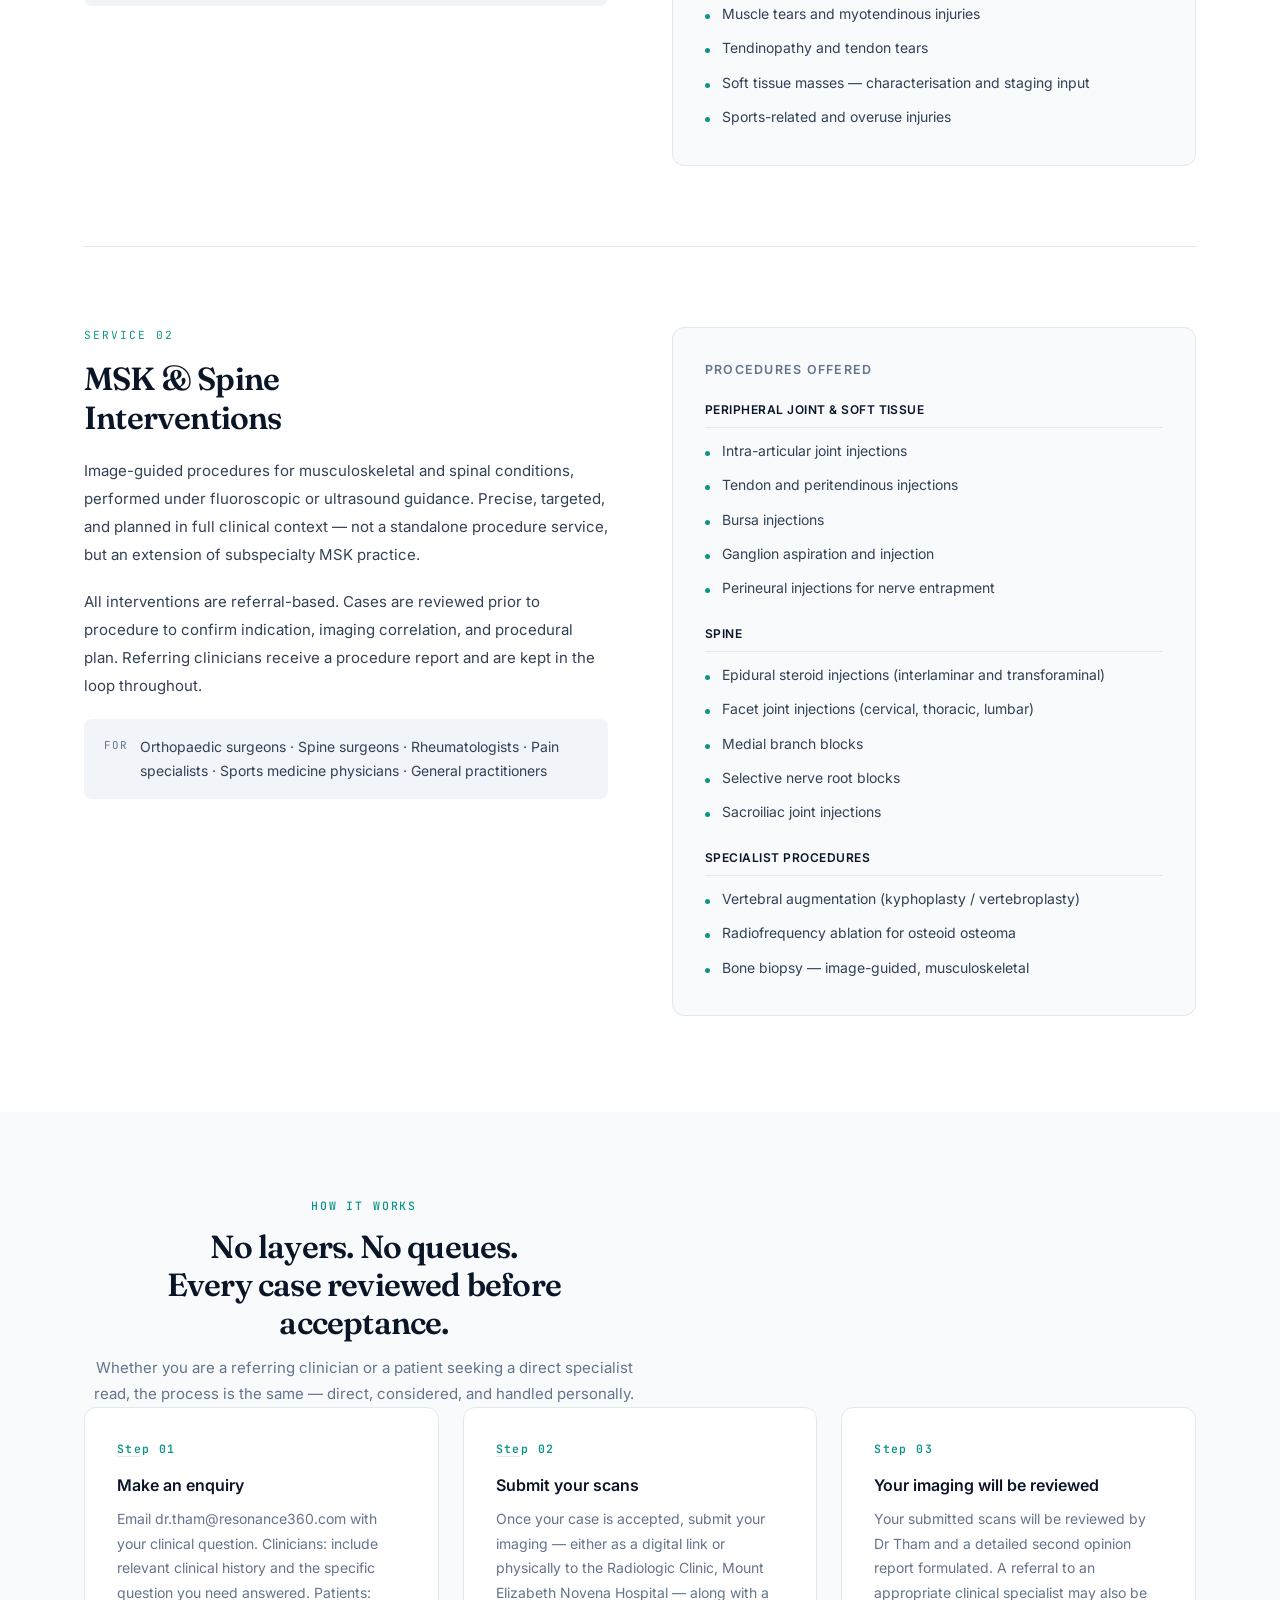
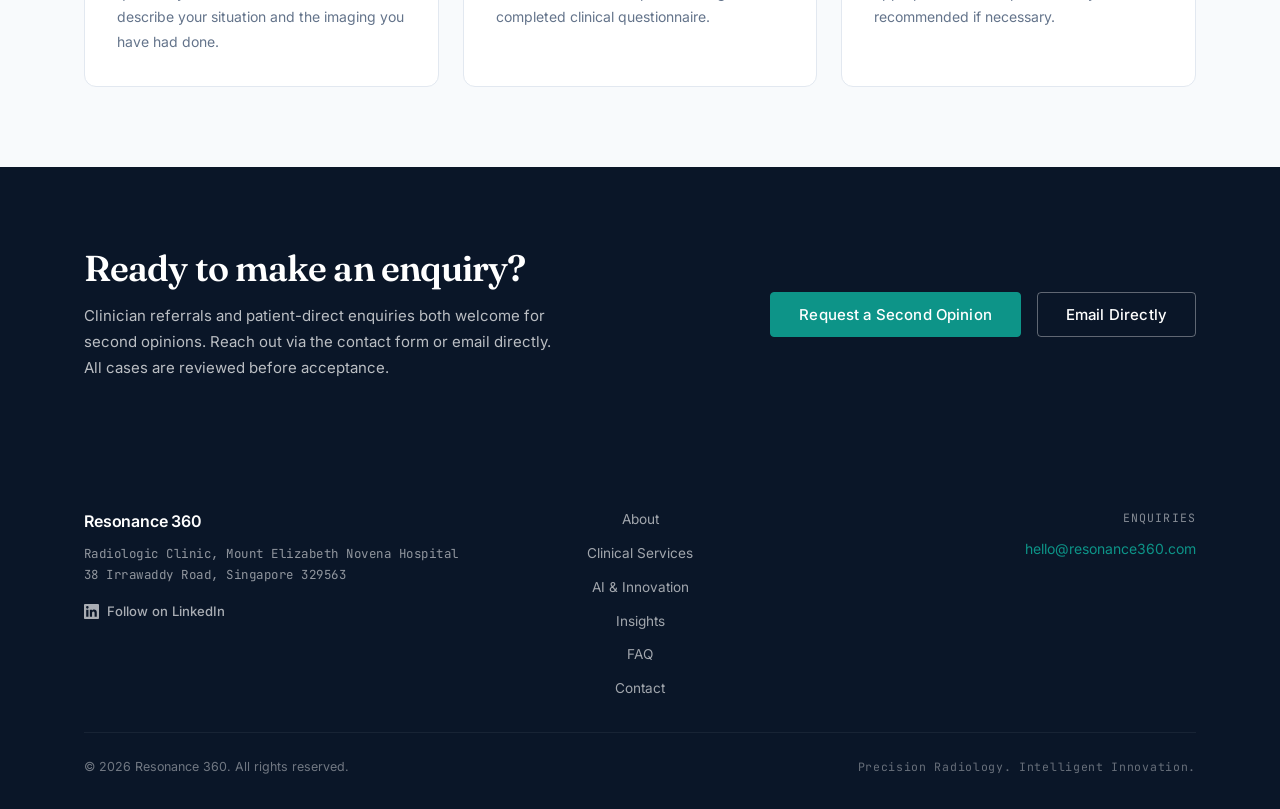
<file: clinical.html>
<!DOCTYPE html>
<html lang="en">
<head>
  <meta charset="UTF-8" />
  <meta name="viewport" content="width=device-width, initial-scale=1.0" />
  <title>MRI Second Opinion & Pain Interventions Singapore | MSK Radiology</title>
  <meta name="description" content="Subspecialty MRI second opinions for sports injuries, spine, joints and soft tissue. Image-guided joint injections, nerve blocks, spinal interventions. Mount Elizabeth Novena, Singapore." />
  <meta name="keywords" content="MRI second opinion Singapore, sports injury MRI, spine MRI Singapore, image-guided injection, joint injection Singapore, nerve block, pain intervention, MSK radiology" />
  <link rel="canonical" href="https://www.resonance360.com/clinical" />

  <!-- Icons -->
  <link rel="icon" href="/favicon.ico" sizes="48x48" />
  <link rel="icon" type="image/png" sizes="32x32" href="assets/images/favicon-32.png" />
  <link rel="icon" type="image/png" sizes="192x192" href="assets/images/favicon-192.png" />
  <link rel="apple-touch-icon" href="assets/images/apple-touch-icon.png" />

  <!-- Open Graph -->
  <meta property="og:type" content="website" />
  <meta property="og:url" content="https://www.resonance360.com/clinical" />
  <meta property="og:title" content="MRI Second Opinion & Pain Interventions Singapore" />
  <meta property="og:description" content="Subspecialty MSK radiology second opinions and image-guided interventions. Mount Elizabeth Novena, Singapore." />
  <meta property="og:image" content="https://www.resonance360.com/assets/images/og-card.png" />
  <meta property="og:image:width" content="1200" />
  <meta property="og:image:height" content="630" />
  <meta property="og:image:alt" content="Resonance 360 — Precision Radiology. Intelligent Innovation." />
  <meta name="twitter:card" content="summary_large_image" />

  <link rel="preconnect" href="https://fonts.googleapis.com" />
  <link rel="preconnect" href="https://fonts.gstatic.com" crossorigin />
  <link href="https://fonts.googleapis.com/css2?family=Fraunces:opsz,wght@9..144,500;9..144,600&family=Inter:wght@300;400;500;600;700&family=JetBrains+Mono:wght@400;500;600&display=swap" rel="stylesheet" />
  <link rel="stylesheet" href="css/styles.css" />

  <!-- Structured data -->
  <script type="application/ld+json">
  {
    "@context": "https://schema.org",
    "@type": "MedicalProcedure",
    "name": "MSK Radiology Second Opinion",
    "procedureType": "https://schema.org/DiagnosticProcedure",
    "bodyLocation": ["Spine", "Knee", "Shoulder", "Hip", "Ankle", "Soft Tissue"],
    "howPerformed": "Subspecialty review of existing MRI/CT/ultrasound studies by a senior consultant radiologist with MSK fellowship training, returning a written second opinion report.",
    "performer": { "@id": "https://www.resonance360.com/about#person" },
    "url": "https://www.resonance360.com/clinical"
  }
  </script>
  <script type="application/ld+json">
  {
    "@context": "https://schema.org",
    "@type": "MedicalProcedure",
    "name": "Image-Guided Pain Interventions",
    "procedureType": "https://schema.org/TherapeuticProcedure",
    "howPerformed": "Targeted joint injections, nerve blocks, facet joint and epidural injections, vertebral augmentation, and radiofrequency ablation, performed under imaging guidance.",
    "performer": { "@id": "https://www.resonance360.com/about#person" },
    "url": "https://www.resonance360.com/clinical"
  }
  </script>
  <script type="application/ld+json">
  {
    "@context": "https://schema.org",
    "@type": "BreadcrumbList",
    "itemListElement": [
      { "@type": "ListItem", "position": 1, "name": "Home", "item": "https://www.resonance360.com/" },
      { "@type": "ListItem", "position": 2, "name": "Clinical Services", "item": "https://www.resonance360.com/clinical" }
    ]
  }
  </script>
  <style>

    /* ── Clinician intro strip ───────────────────────────── */
    .clinical-intro {
      padding: var(--sp-16) 0;
      border-bottom: 1px solid var(--grey-200);
      background: var(--white);
    }
    .clinical-intro__grid {
      display: grid;
      grid-template-columns: 1fr 1fr;
      gap: var(--sp-16);
      align-items: center;
    }
    .clinical-intro__heading {
      font-size: clamp(1.5rem, 2.5vw, 2rem);
      font-weight: 600;
      color: var(--navy);
      letter-spacing: -0.025em;
      line-height: 1.25;
      margin-bottom: var(--sp-4);
    }
    .clinical-intro__body {
      font-size: 0.9375rem;
      line-height: 1.85;
      color: var(--text-mid);
    }
    .clinical-intro__note {
      display: flex;
      align-items: flex-start;
      gap: var(--sp-4);
      padding: var(--sp-5) var(--sp-6);
      background: var(--teal-dim);
      border-left: 3px solid var(--teal);
      border-radius: 0 var(--r-md) var(--r-md) 0;
    }
    .clinical-intro__note p {
      font-size: 0.9rem;
      line-height: 1.7;
      color: var(--text-mid);
    }
    .clinical-intro__note strong {
      color: var(--navy);
      font-weight: 600;
    }

    /* ── Services ────────────────────────────────────────── */
    .services {
      background: var(--white);
      padding: var(--sp-8) 0 var(--sp-4);
    }

    .service {
      padding: var(--sp-20) 0;
      border-bottom: 1px solid var(--grey-200);
    }
    .service:last-child { border-bottom: none; }

    .service__grid {
      display: grid;
      grid-template-columns: 1fr 1fr;
      gap: var(--sp-16);
      align-items: start;
    }

    /* Left col: heading + description */
    .service__meta {}

    .service__number {
      font-family: var(--font-mono);
      font-size: 0.7rem;
      letter-spacing: 0.18em;
      text-transform: uppercase;
      color: var(--teal);
      margin-bottom: var(--sp-4);
    }

    .service__heading {
      font-size: clamp(1.5rem, 2.5vw, 2rem);
      font-weight: 600;
      color: var(--navy);
      letter-spacing: -0.025em;
      line-height: 1.2;
      margin-bottom: var(--sp-5);
    }

    .service__description {
      font-size: 0.9375rem;
      line-height: 1.85;
      color: var(--text-mid);
      margin-bottom: var(--sp-5);
    }

    .service__for {
      display: flex;
      align-items: flex-start;
      gap: var(--sp-3);
      padding: var(--sp-4) var(--sp-5);
      background: var(--grey-100);
      border-radius: var(--r-md);
    }
    .service__for-label {
      font-family: var(--font-mono);
      font-size: 0.68rem;
      letter-spacing: 0.1em;
      text-transform: uppercase;
      color: var(--text-muted);
      white-space: nowrap;
      padding-top: 2px;
      flex-shrink: 0;
    }
    .service__for-list {
      font-size: 0.875rem;
      line-height: 1.7;
      color: var(--text-mid);
    }

    /* Right col: detail panel */
    .service__detail {
      background: var(--off-white);
      border: 1px solid var(--grey-200);
      border-radius: var(--r-lg);
      padding: var(--sp-8);
    }

    .service__detail-heading {
      font-size: 0.78rem;
      font-weight: 600;
      letter-spacing: 0.1em;
      text-transform: uppercase;
      color: var(--text-muted);
      margin-bottom: var(--sp-5);
    }

    .service__list {
      list-style: none;
      display: flex;
      flex-direction: column;
      gap: var(--sp-1);
    }

    .service__list-group {
      margin-bottom: var(--sp-5);
    }
    .service__list-group:last-child { margin-bottom: 0; }

    .service__list-group-label {
      font-size: 0.75rem;
      font-weight: 600;
      color: var(--navy);
      letter-spacing: 0.04em;
      text-transform: uppercase;
      margin-bottom: var(--sp-2);
      padding-bottom: var(--sp-2);
      border-bottom: 1px solid var(--grey-200);
    }

    .service__list li {
      display: flex;
      align-items: baseline;
      gap: var(--sp-3);
      font-size: 0.875rem;
      line-height: 1.6;
      color: var(--text-mid);
      padding: var(--sp-1) 0;
    }
    .service__list li::before {
      content: '';
      width: 5px;
      height: 5px;
      border-radius: 50%;
      background: var(--teal);
      flex-shrink: 0;
      margin-top: 6px;
    }

    /* ── How to refer ────────────────────────────────────── */
    .how-to-refer {
      padding: var(--sp-20) 0;
      background: var(--off-white);
    }
    .how-to-refer__intro {
      text-align: center;
      max-width: 560px;
      margin: 0 auto var(--sp-14);
    }
    .how-to-refer__heading {
      font-size: clamp(1.5rem, 2.5vw, 2rem);
      font-weight: 600;
      color: var(--navy);
      letter-spacing: -0.025em;
      line-height: 1.2;
      margin-bottom: var(--sp-3);
    }
    .how-to-refer__sub {
      font-size: 0.9375rem;
      line-height: 1.75;
      color: var(--text-muted);
    }

    .steps {
      display: grid;
      grid-template-columns: repeat(3, 1fr);
      gap: var(--sp-6);
    }
    .step {
      background: var(--white);
      border: 1px solid var(--grey-200);
      border-radius: var(--r-lg);
      padding: var(--sp-8);
      position: relative;
      transition: transform var(--t-slow), box-shadow var(--t-slow);
    }
    .step:hover {
      transform: translateY(-4px);
      box-shadow: 0 12px 32px rgba(0,0,0,0.07);
    }
    /* Connector line between steps */
    .step:not(:last-child)::after {
      content: '';
      position: absolute;
      top: calc(var(--sp-8) + 16px);
      right: calc(-1 * var(--sp-3) — 1px);
      width: var(--sp-6);
      height: 1px;
      background: var(--grey-200);
    }
    .step__num {
      font-family: var(--font-mono);
      font-size: 0.72rem;
      font-weight: 600;
      letter-spacing: 0.12em;
      color: var(--teal);
      margin-bottom: var(--sp-4);
    }
    .step__heading {
      font-size: 1rem;
      font-weight: 600;
      color: var(--navy);
      margin-bottom: var(--sp-3);
      line-height: 1.3;
    }
    .step__body {
      font-size: 0.875rem;
      line-height: 1.75;
      color: var(--text-muted);
    }

    /* ── Referral CTA band ───────────────────────────────── */
    .referral-cta {
      background: var(--navy);
      padding: var(--sp-20) 0;
    }
    .referral-cta .container {
      display: flex;
      align-items: center;
      justify-content: space-between;
      gap: var(--sp-10);
    }
    .referral-cta__text {}
    .referral-cta__heading {
      font-size: clamp(1.5rem, 3vw, 2.25rem);
      font-weight: 600;
      color: var(--white);
      letter-spacing: -0.025em;
      line-height: 1.2;
      margin-bottom: var(--sp-3);
    }
    .referral-cta__sub {
      font-size: 0.9375rem;
      line-height: 1.75;
      color: rgba(255, 255, 255, 0.72);
      max-width: 480px;
    }
    .referral-cta__actions {
      display: flex;
      gap: var(--sp-4);
      flex-shrink: 0;
    }

    /* ── Responsive ──────────────────────────────────────── */
    @media (max-width: 900px) {
      .clinical-intro__grid { grid-template-columns: 1fr; gap: var(--sp-8); }
      .service__grid         { grid-template-columns: 1fr; gap: var(--sp-8); }
      .steps                 { grid-template-columns: 1fr; }
      .step::after           { display: none; }

      .referral-cta .container {
        flex-direction: column;
        text-align: center;
        align-items: center;
      }
      .referral-cta__sub { max-width: 100%; }
    }

    @media (max-width: 768px) {
      .service { padding: var(--sp-12) 0; }
      .referral-cta__actions { flex-direction: column; width: 100%; }
      .referral-cta__actions .btn { justify-content: center; }
    }
  </style>
</head>
<body class="page-clinical">

  <!-- ── Navigation ─────────────────────────────────────── -->
  <nav class="nav" id="nav" role="navigation" aria-label="Main navigation">
    <div class="container">
      <a href="/" class="nav__logo" aria-label="Resonance 360 home">
        <span class="nav__logo-text">Resonance 360</span>
        <span class="nav__logo-dot" aria-hidden="true"></span>
      </a>
      <button class="nav__hamburger" id="navToggle" aria-label="Toggle navigation" aria-expanded="false" aria-controls="navLinks">
        <span></span><span></span><span></span>
      </button>
      <ul class="nav__links" id="navLinks" role="list">
        <li><a href="/"         class="nav__link">Home</a></li>
        <li><a href="/about"         class="nav__link">About</a></li>
        <li><a href="/clinical"      class="nav__link active">Clinical Services</a></li>
        <li><a href="/ai-innovation" class="nav__link">AI &amp; Innovation</a></li>
        <li><a href="/insights"      class="nav__link">Insights</a></li>
        <li><a href="/faq"           class="nav__link">FAQ</a></li>
        <li><a href="/contact"       class="nav__link nav__link--cta">Contact</a></li>
      </ul>
    </div>
  </nav>

  <!-- ── Page Hero ──────────────────────────────────────── -->
  <header class="page-hero">
    <div class="container">
      <span class="label">Clinical Services</span>
      <h1 class="page-hero__heading">MSK Radiology &amp;<br />Interventions</h1>
      <p class="page-hero__sub">
        Subspecialty MSK expertise for complex imaging and image-guided
        intervention. Open to clinician referrals and patient-direct enquiries.
        Radiologic Clinic, Mount Elizabeth Novena Hospital, Singapore.
      </p>
    </div>
  </header>

  <main>

    <!-- ── Clinician intro ────────────────────────────────── -->
    <section class="clinical-intro">
      <div class="container">
        <div class="clinical-intro__grid">
          <div class="reveal">
            <h2 class="clinical-intro__heading">
              A considered, boutique service.<br />Not a high-volume read factory.
            </h2>
            <p class="clinical-intro__body">
              Every second opinion case is reviewed for suitability before
              acceptance, and the process is handled entirely remotely — an email
              enquiry, a suitability review, scan submission by secure digital
              link or physical media, and a detailed written report. This is a
              deliberate approach: every case accepted is one Dr Tham has the
              capacity and context to engage with properly.
            </p>
          </div>
          <div class="clinical-intro__note reveal reveal-delay-2">
            <p>
              <strong>Two referral pathways.</strong> Second opinions are open to
              both referring clinicians and patients seeking a direct specialist read.
              Clinician-referred cases carry the full benefit of clinical context and
              history. Patient-direct enquiries are welcome, but the scope of the
              opinion will be more limited — imaging alone tells only part of the story.
              Image-guided interventions remain referral-based.
            </p>
          </div>
        </div>
      </div>
    </section>

    <!-- ── Services ───────────────────────────────────────── -->
    <section class="services" aria-label="Clinical services">
      <div class="container">

        <!-- Service 1: Second Opinions -->
        <article class="service" id="second-opinions">
          <div class="service__grid">

            <div class="service__meta reveal">
              <p class="service__number">Service 01</p>
              <h2 class="service__heading">MSK Radiology<br />Second Opinions</h2>
              <p class="service__description">
                Expert subspecialty review of complex or equivocal musculoskeletal
                imaging. For cases where the primary read is uncertain, where findings
                don't fit the clinical picture, or where a specialist interpretation
                is needed before committing to surgery or further workup.
              </p>
              <p class="service__description">
                Each opinion is a detailed written subspecialty report — not a
                restatement of findings, but a considered read that helps move a
                case forward. There is no clinic visit: scans are submitted by
                secure digital link, or on physical media to the Radiologic Clinic,
                Mount Elizabeth Novena Hospital. All cases are reviewed for
                suitability prior to acceptance.
              </p>
              <div class="service__for">
                <span class="service__for-label">Accepted from</span>
                <span class="service__for-list">
                  Referring clinicians (orthopaedic surgeons, spine surgeons,
                  rheumatologists, sports medicine physicians, neurologists, GPs)
                  · Patients seeking a direct specialist read (scope of opinion
                  is more limited without clinical referral context)
                </span>
              </div>
            </div>

            <div class="service__detail reveal reveal-delay-2">
              <p class="service__detail-heading">Scope of review</p>

              <div class="service__list-group">
                <p class="service__list-group-label">Spine</p>
                <ul class="service__list">
                  <li>Cervical, thoracic and lumbar disc disease</li>
                  <li>Spinal canal and foraminal stenosis</li>
                  <li>Spondylolisthesis and instability</li>
                  <li>Post-operative spine assessment</li>
                  <li>Inflammatory and infective spinal conditions</li>
                </ul>
              </div>

              <div class="service__list-group">
                <p class="service__list-group-label">Joints</p>
                <ul class="service__list">
                  <li>Shoulder — rotator cuff, labrum, AC joint</li>
                  <li>Hip — labrum, femoroacetabular impingement, avascular necrosis</li>
                  <li>Knee — menisci, cruciate ligaments, cartilage, bone</li>
                  <li>Ankle and foot — tendons, ligaments, osteochondral lesions</li>
                  <li>Wrist and hand — TFCC, intrinsic ligaments, tendons</li>
                  <li>Elbow — ligamentous and tendon pathology</li>
                </ul>
              </div>

              <div class="service__list-group">
                <p class="service__list-group-label">Soft Tissue &amp; Other</p>
                <ul class="service__list">
                  <li>Muscle tears and myotendinous injuries</li>
                  <li>Tendinopathy and tendon tears</li>
                  <li>Soft tissue masses — characterisation and staging input</li>
                  <li>Sports-related and overuse injuries</li>
                </ul>
              </div>
            </div>

          </div>
        </article>

        <!-- Service 2: Interventions -->
        <article class="service" id="interventions">
          <div class="service__grid">

            <div class="service__meta reveal">
              <p class="service__number">Service 02</p>
              <h2 class="service__heading">MSK &amp; Spine<br />Interventions</h2>
              <p class="service__description">
                Image-guided procedures for musculoskeletal and spinal conditions,
                performed under fluoroscopic or ultrasound guidance. Precise, targeted,
                and planned in full clinical context — not a standalone procedure
                service, but an extension of subspecialty MSK practice.
              </p>
              <p class="service__description">
                All interventions are referral-based. Cases are reviewed prior to
                procedure to confirm indication, imaging correlation, and procedural
                plan. Referring clinicians receive a procedure report and are kept
                in the loop throughout.
              </p>
              <div class="service__for">
                <span class="service__for-label">For</span>
                <span class="service__for-list">
                  Orthopaedic surgeons · Spine surgeons · Rheumatologists ·
                  Pain specialists · Sports medicine physicians · General practitioners
                </span>
              </div>
            </div>

            <div class="service__detail reveal reveal-delay-2">
              <p class="service__detail-heading">Procedures offered</p>

              <div class="service__list-group">
                <p class="service__list-group-label">Peripheral Joint &amp; Soft Tissue</p>
                <ul class="service__list">
                  <li>Intra-articular joint injections</li>
                  <li>Tendon and peritendinous injections</li>
                  <li>Bursa injections</li>
                  <li>Ganglion aspiration and injection</li>
                  <li>Perineural injections for nerve entrapment</li>
                </ul>
              </div>

              <div class="service__list-group">
                <p class="service__list-group-label">Spine</p>
                <ul class="service__list">
                  <li>Epidural steroid injections (interlaminar and transforaminal)</li>
                  <li>Facet joint injections (cervical, thoracic, lumbar)</li>
                  <li>Medial branch blocks</li>
                  <li>Selective nerve root blocks</li>
                  <li>Sacroiliac joint injections</li>
                </ul>
              </div>

              <div class="service__list-group">
                <p class="service__list-group-label">Specialist Procedures</p>
                <ul class="service__list">
                  <li>Vertebral augmentation (kyphoplasty / vertebroplasty)</li>
                  <li>Radiofrequency ablation for osteoid osteoma</li>
                  <li>Bone biopsy — image-guided, musculoskeletal</li>
                </ul>
              </div>
            </div>

          </div>
        </article>

      </div>
    </section>


    <!-- ── How it works ───────────────────────────────────── -->
    <section class="how-to-refer" aria-label="How it works">
      <div class="container">
        <div class="how-to-refer__intro reveal">
          <span class="label">How It Works</span>
          <h2 class="how-to-refer__heading">No layers. No queues.<br />Every case reviewed before acceptance.</h2>
          <p class="how-to-refer__sub">
            Whether you are a referring clinician or a patient seeking a direct
            specialist read, the process is the same — direct, considered, and
            handled personally.
          </p>
        </div>

        <div class="steps">
          <div class="step reveal reveal-delay-1">
            <p class="step__num">Step 01</p>
            <h3 class="step__heading">Make an enquiry</h3>
            <p class="step__body">
              Email dr.tham@resonance360.com with your clinical question.
              Clinicians: include relevant clinical history and the specific
              question you need answered. Patients: describe your situation and
              the imaging you have had done.
            </p>
          </div>
          <div class="step reveal reveal-delay-2">
            <p class="step__num">Step 02</p>
            <h3 class="step__heading">Submit your scans</h3>
            <p class="step__body">
              Once your case is accepted, submit your imaging — either as a
              digital link or physically to the Radiologic Clinic, Mount Elizabeth
              Novena Hospital — along with a completed clinical questionnaire.
            </p>
          </div>
          <div class="step reveal reveal-delay-3">
            <p class="step__num">Step 03</p>
            <h3 class="step__heading">Your imaging will be reviewed</h3>
            <p class="step__body">
              Your submitted scans will be reviewed by Dr Tham and a detailed
              second opinion report formulated. A referral to an appropriate
              clinical specialist may also be recommended if necessary.
            </p>
          </div>
        </div>
      </div>
    </section>

    <!-- ── Referral CTA ────────────────────────────────────── -->
    <section class="referral-cta" aria-label="Make a referral">
      <div class="container">
        <div class="referral-cta__text reveal">
          <h2 class="referral-cta__heading">Ready to make an enquiry?</h2>
          <p class="referral-cta__sub">
            Clinician referrals and patient-direct enquiries both welcome for
            second opinions. Reach out via the contact form or email directly.
            All cases are reviewed before acceptance.
          </p>
        </div>
        <div class="referral-cta__actions reveal reveal-delay-2">
          <a href="/contact?type=clinical" class="btn btn--teal">Request a Second Opinion</a>
          <a href="mailto:hello@resonance360.com" class="btn btn--outline-white">Email Directly</a>
        </div>
      </div>
    </section>

  </main>

  <!-- ── Footer ─────────────────────────────────────────── -->
  <footer class="footer" role="contentinfo">
    <div class="container">
      <div class="footer__brand">
        <span class="footer__logo">Resonance 360</span>
        <p class="footer__location">
          Radiologic Clinic, Mount Elizabeth Novena Hospital<br />
          38 Irrawaddy Road, Singapore 329563
        </p>
        <a href="https://www.linkedin.com/in/sengchoetham/" target="_blank" rel="noopener noreferrer" class="footer__linkedin" aria-label="Dr Tham Seng Choe on LinkedIn">
          <svg width="15" height="15" viewBox="0 0 24 24" fill="currentColor" aria-hidden="true">
            <path d="M20.45 20.45h-3.56v-5.57c0-1.33-.02-3.04-1.85-3.04-1.85 0-2.14 1.45-2.14 2.94v5.67H9.35V9h3.41v1.56h.05c.48-.9 1.64-1.85 3.37-1.85 3.6 0 4.27 2.37 4.27 5.46v6.28zM5.34 7.43a2.06 2.06 0 1 1 0-4.13 2.06 2.06 0 0 1 0 4.13zM7.12 20.45H3.55V9h3.57v11.45zM22.22 0H1.77C.79 0 0 .77 0 1.72v20.55C0 23.23.79 24 1.77 24h20.45c.98 0 1.78-.77 1.78-1.73V1.72C24 .77 23.2 0 22.22 0z"/>
          </svg>
          Follow on LinkedIn
        </a>
      </div>
      <nav class="footer__nav" aria-label="Footer navigation">
        <a href="/about">About</a>
        <a href="/clinical">Clinical Services</a>
        <a href="/ai-innovation">AI &amp; Innovation</a>
        <a href="/insights">Insights</a>
        <a href="/faq">FAQ</a>
        <a href="/contact">Contact</a>
      </nav>
      <div class="footer__contact">
        <p class="footer__contact-label">Enquiries</p>
        <a href="mailto:hello@resonance360.com" class="footer__contact-email">hello@resonance360.com</a>
      </div>
      <div class="footer__bottom">
        <p class="footer__copy">&copy; <span id="year"></span> Resonance 360. All rights reserved.</p>
        <p class="footer__tagline">Precision Radiology. Intelligent Innovation.</p>
      </div>
    </div>
  </footer>

  <script src="js/main.js"></script>
</body>
</html>
</file>
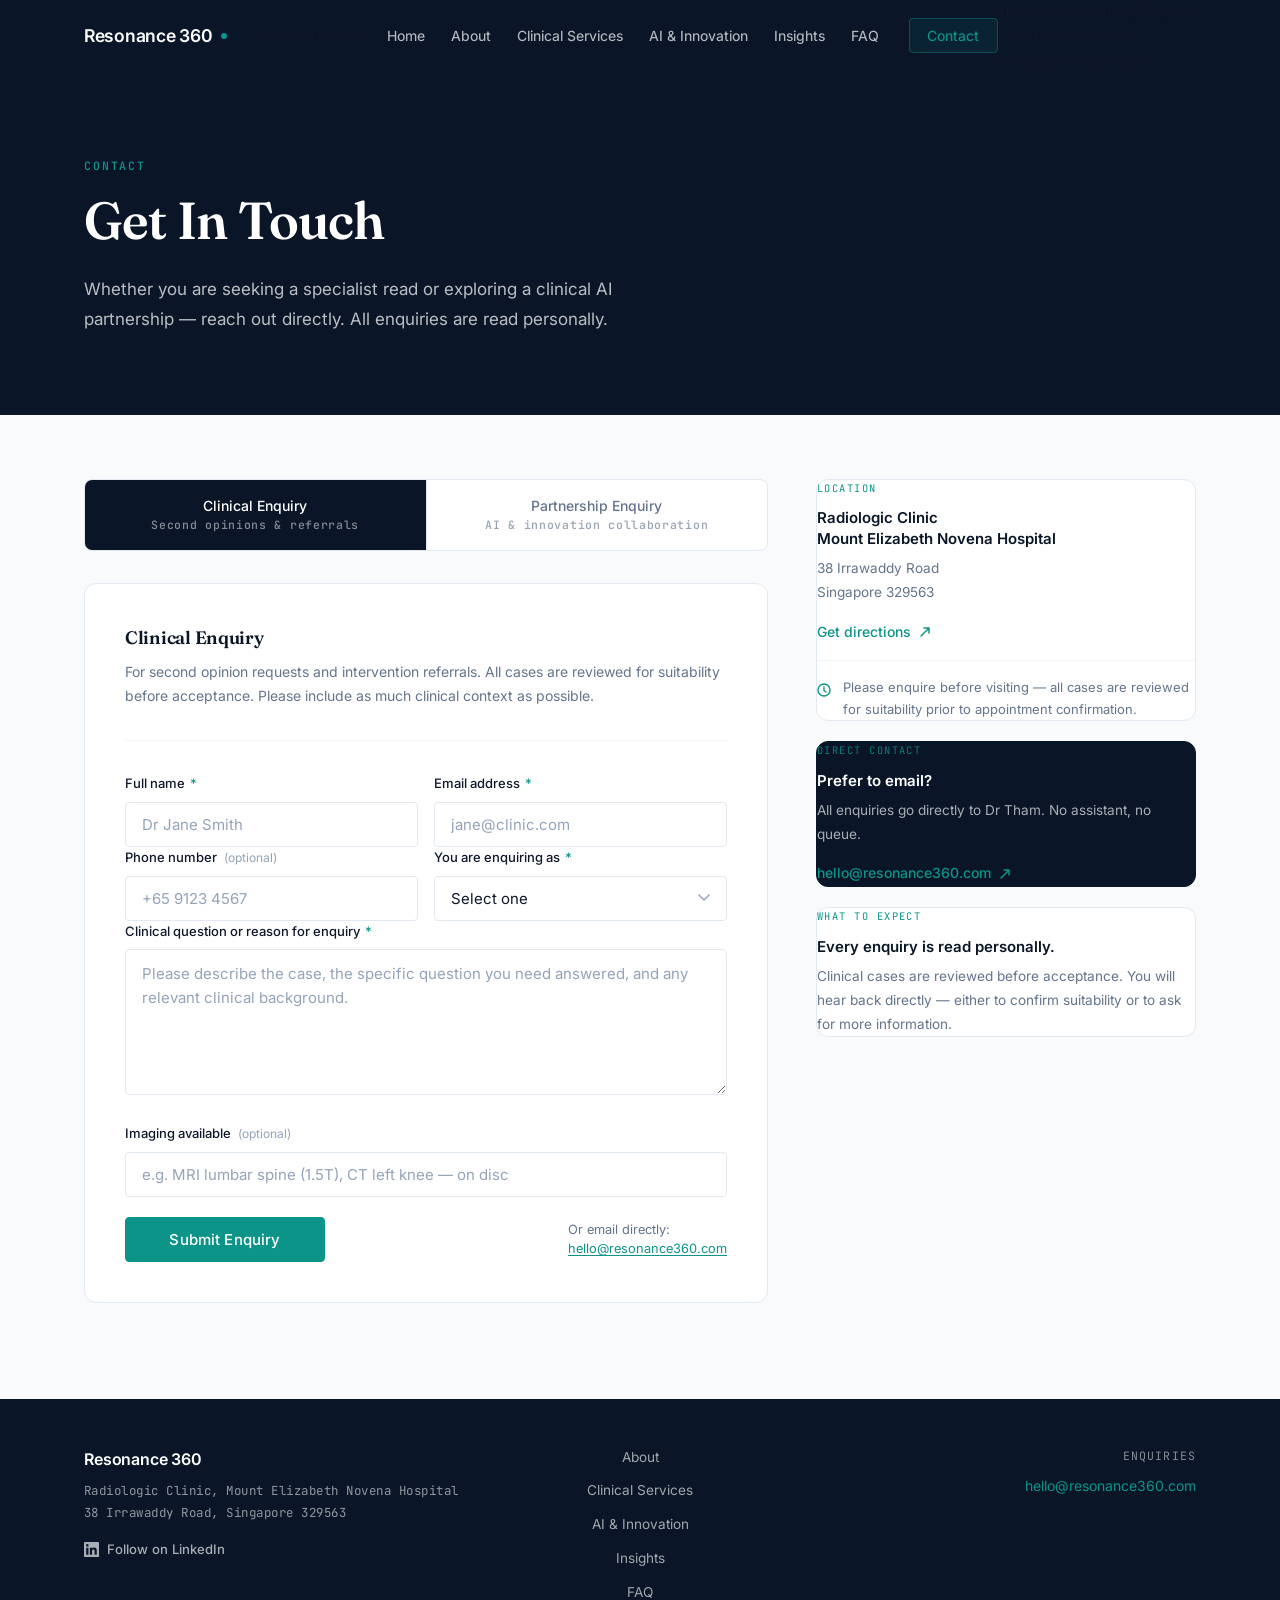
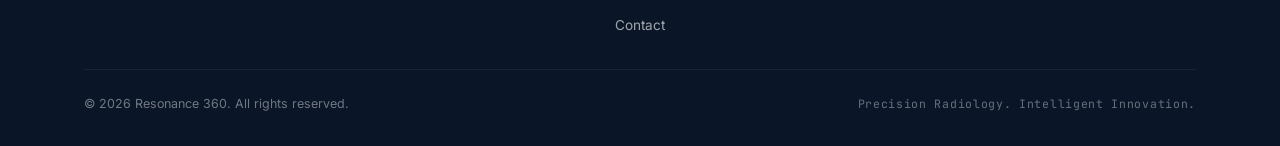
<file: contact.html>
<!DOCTYPE html>
<html lang="en">
<head>
  <meta charset="UTF-8" />
  <meta name="viewport" content="width=device-width, initial-scale=1.0" />
  <title>Contact — MRI Second Opinion & AI Partnership Enquiries | Resonance 360</title>
  <meta name="description" content="Request an MRI second opinion or enquire about a clinical AI partnership with Dr Tham Seng Choe. Mount Elizabeth Novena, Singapore." />
  <link rel="canonical" href="https://www.resonance360.com/contact" />

  <!-- Icons -->
  <link rel="icon" href="/favicon.ico" sizes="48x48" />
  <link rel="icon" type="image/png" sizes="32x32" href="assets/images/favicon-32.png" />
  <link rel="icon" type="image/png" sizes="192x192" href="assets/images/favicon-192.png" />
  <link rel="apple-touch-icon" href="assets/images/apple-touch-icon.png" />

  <!-- Open Graph -->
  <meta property="og:type" content="website" />
  <meta property="og:url" content="https://www.resonance360.com/contact" />
  <meta property="og:title" content="Contact Resonance 360 | Singapore" />
  <meta property="og:description" content="Request an MRI second opinion or enquire about a clinical AI partnership. Mount Elizabeth Novena, Singapore." />
  <meta property="og:image" content="https://www.resonance360.com/assets/images/og-card.png" />
  <meta property="og:image:width" content="1200" />
  <meta property="og:image:height" content="630" />
  <meta property="og:image:alt" content="Resonance 360 — Precision Radiology. Intelligent Innovation." />
  <meta name="twitter:card" content="summary_large_image" />

  <link rel="preconnect" href="https://fonts.googleapis.com" />
  <link rel="preconnect" href="https://fonts.gstatic.com" crossorigin />
  <link href="https://fonts.googleapis.com/css2?family=Fraunces:opsz,wght@9..144,500;9..144,600&family=Inter:wght@300;400;500;600;700&family=JetBrains+Mono:wght@400;500;600&display=swap" rel="stylesheet" />
  <link rel="stylesheet" href="css/styles.css" />

  <!-- Structured data -->
  <script type="application/ld+json">
  {
    "@context": "https://schema.org",
    "@type": "ContactPage",
    "url": "https://www.resonance360.com/contact",
    "name": "Contact Resonance 360",
    "about": { "@id": "https://www.resonance360.com/#organization" }
  }
  </script>
  <script type="application/ld+json">
  {
    "@context": "https://schema.org",
    "@type": "BreadcrumbList",
    "itemListElement": [
      { "@type": "ListItem", "position": 1, "name": "Home", "item": "https://www.resonance360.com/" },
      { "@type": "ListItem", "position": 2, "name": "Contact", "item": "https://www.resonance360.com/contact" }
    ]
  }
  </script>
  <style>

    /* ── Contact layout ──────────────────────────────────── */
    .contact-main {
      padding: var(--sp-16) 0 var(--sp-24);
      background: var(--off-white);
    }
    .contact-grid {
      display: grid;
      grid-template-columns: 1fr 380px;
      gap: var(--sp-12);
      align-items: start;
    }

    /* ── Tab switcher ────────────────────────────────────── */
    .form-tabs {
      display: flex;
      gap: 0;
      border: 1px solid var(--grey-200);
      border-radius: var(--r-md);
      overflow: hidden;
      margin-bottom: var(--sp-8);
      background: var(--white);
    }
    .form-tab {
      flex: 1;
      padding: var(--sp-4) var(--sp-5);
      font-family: var(--font-sans);
      font-size: 0.875rem;
      font-weight: 500;
      color: var(--text-muted);
      background: none;
      border: none;
      cursor: pointer;
      transition: all var(--t-base);
      text-align: center;
      border-right: 1px solid var(--grey-200);
      line-height: 1.4;
    }
    .form-tab:last-child { border-right: none; }
    .form-tab:hover { color: var(--navy); background: var(--grey-100); }
    .form-tab.is-active {
      background: var(--navy);
      color: var(--white);
    }
    .form-tab .tab-sub {
      display: block;
      font-size: 0.72rem;
      font-family: var(--font-mono);
      letter-spacing: 0.06em;
      opacity: 0.65;
      margin-top: 2px;
    }
    .form-tab.is-active .tab-sub { opacity: 0.5; }

    /* ── Form panels ─────────────────────────────────────── */
    .form-panel {
      display: none;
      background: var(--white);
      border: 1px solid var(--grey-200);
      border-radius: var(--r-lg);
      padding: var(--sp-10);
    }
    .form-panel.is-active { display: block; }

    .form-panel__intro {
      margin-bottom: var(--sp-8);
      padding-bottom: var(--sp-8);
      border-bottom: 1px solid var(--grey-100);
    }
    .form-panel__heading {
      font-size: 1.125rem;
      font-weight: 600;
      color: var(--navy);
      letter-spacing: -0.015em;
      margin-bottom: var(--sp-2);
    }
    .form-panel__sub {
      font-size: 0.875rem;
      line-height: 1.7;
      color: var(--text-muted);
    }

    /* ── Form fields ─────────────────────────────────────── */
    .form-group {
      margin-bottom: var(--sp-5);
    }
    .form-group:last-of-type { margin-bottom: var(--sp-8); }

    .form-group--row {
      display: grid;
      grid-template-columns: 1fr 1fr;
      gap: var(--sp-4);
    }
    .form-group--row .form-group { margin-bottom: 0; }

    label {
      display: block;
      font-size: 0.8125rem;
      font-weight: 500;
      color: var(--text-dark);
      margin-bottom: var(--sp-2);
    }
    label .req {
      color: var(--teal);
      margin-left: 2px;
    }
    label .opt {
      color: var(--grey-400);
      font-weight: 400;
      font-size: 0.75rem;
      margin-left: var(--sp-1);
    }

    input[type="text"],
    input[type="email"],
    input[type="tel"],
    select,
    textarea {
      width: 100%;
      font-family: var(--font-sans);
      font-size: 0.9375rem;
      color: var(--text-dark);
      background: var(--white);
      border: 1.5px solid var(--grey-200);
      border-radius: var(--r-sm);
      padding: 0.75rem 1rem;
      transition: border-color var(--t-fast), box-shadow var(--t-fast);
      appearance: none;
      -webkit-appearance: none;
      outline: none;
    }
    input:focus,
    select:focus,
    textarea:focus {
      border-color: var(--teal);
      box-shadow: 0 0 0 3px rgba(13, 148, 136, 0.1);
    }
    input::placeholder,
    textarea::placeholder { color: var(--grey-400); }

    select {
      background-image: url("data:image/svg+xml,%3Csvg xmlns='http://www.w3.org/2000/svg' width='12' height='8' viewBox='0 0 12 8'%3E%3Cpath d='M1 1l5 5 5-5' stroke='%2394A3B8' stroke-width='1.5' stroke-linecap='round' stroke-linejoin='round' fill='none'/%3E%3C/svg%3E");
      background-repeat: no-repeat;
      background-position: right 1rem center;
      padding-right: 2.5rem;
      cursor: pointer;
    }

    textarea {
      resize: vertical;
      min-height: 120px;
      line-height: 1.6;
    }

    /* Checkboxes */
    .checkbox-group {
      display: flex;
      flex-direction: column;
      gap: var(--sp-2);
      margin-top: var(--sp-2);
    }
    .checkbox-item {
      display: flex;
      align-items: center;
      gap: var(--sp-3);
      cursor: pointer;
    }
    .checkbox-item input[type="checkbox"] {
      width: 18px;
      height: 18px;
      border: 1.5px solid var(--grey-200);
      border-radius: 3px;
      cursor: pointer;
      flex-shrink: 0;
      accent-color: var(--teal);
    }
    .checkbox-item span {
      font-size: 0.875rem;
      color: var(--text-mid);
    }

    /* Conditional field */
    .form-group--conditional {
      display: none;
    }
    .form-group--conditional.is-shown {
      display: block;
    }

    /* Submit button */
    .form-submit {
      display: flex;
      align-items: center;
      justify-content: space-between;
      gap: var(--sp-4);
      flex-wrap: wrap;
    }
    .form-submit .btn {
      min-width: 200px;
      justify-content: center;
    }
    .form-submit__note {
      font-size: 0.8rem;
      color: var(--text-muted);
      line-height: 1.5;
    }
    .form-submit__note a {
      color: var(--teal);
      text-decoration: underline;
      text-underline-offset: 2px;
    }

    /* Success / error states */
    .form-message {
      display: none;
      padding: var(--sp-5) var(--sp-6);
      border-radius: var(--r-md);
      font-size: 0.9rem;
      line-height: 1.7;
      margin-top: var(--sp-6);
    }
    .form-message--success {
      background: rgba(13, 148, 136, 0.08);
      border: 1px solid rgba(13, 148, 136, 0.25);
      color: var(--teal-hover);
    }
    .form-message--error {
      background: rgba(239, 68, 68, 0.06);
      border: 1px solid rgba(239, 68, 68, 0.2);
      color: #b91c1c;
    }
    .form-message.is-shown { display: block; }

    /* ── Sidebar info cards ───────────────────────────────── */
    .contact-sidebar {
      display: flex;
      flex-direction: column;
      gap: var(--sp-5);
      position: sticky;
      top: calc(var(--nav-height) + var(--sp-8));
    }

    .info-card {
      background: var(--white);
      border: 1px solid var(--grey-200);
      border-radius: var(--r-lg);
      padding: var(--sp-6) var(--sp-7);
    }
    .info-card--navy {
      background: var(--navy);
      border-color: var(--navy);
    }

    .info-card__label {
      font-family: var(--font-mono);
      font-size: 0.65rem;
      letter-spacing: 0.14em;
      text-transform: uppercase;
      color: var(--teal);
      margin-bottom: var(--sp-3);
    }
    .info-card--navy .info-card__label {
      color: rgba(13, 148, 136, 0.8);
    }

    .info-card__heading {
      font-size: 0.9375rem;
      font-weight: 600;
      color: var(--navy);
      margin-bottom: var(--sp-2);
      line-height: 1.35;
    }
    .info-card--navy .info-card__heading { color: var(--white); }

    .info-card__body {
      font-size: 0.85rem;
      line-height: 1.75;
      color: var(--text-muted);
    }
    .info-card--navy .info-card__body { color: rgba(255,255,255,0.65); }

    .info-card__link {
      display: inline-flex;
      align-items: center;
      gap: var(--sp-2);
      font-size: 0.875rem;
      font-weight: 500;
      color: var(--teal);
      margin-top: var(--sp-4);
      transition: gap var(--t-fast);
    }
    .info-card__link:hover { gap: var(--sp-3); }

    .info-card__detail {
      display: flex;
      align-items: flex-start;
      gap: var(--sp-3);
      margin-top: var(--sp-4);
      padding-top: var(--sp-4);
      border-top: 1px solid var(--grey-100);
    }
    .info-card--navy .info-card__detail {
      border-top-color: rgba(255,255,255,0.07);
    }
    .info-card__detail-icon {
      color: var(--teal);
      flex-shrink: 0;
      margin-top: 2px;
    }
    .info-card__detail-text {
      font-size: 0.8125rem;
      line-height: 1.65;
      color: var(--text-muted);
    }
    .info-card--navy .info-card__detail-text { color: rgba(255,255,255,0.6); }

    /* ── Responsive ──────────────────────────────────────── */
    @media (max-width: 900px) {
      .contact-grid {
        grid-template-columns: 1fr;
      }
      .contact-sidebar {
        position: static;
        flex-direction: row;
        flex-wrap: wrap;
      }
      .info-card { flex: 1 1 240px; }
    }

    @media (max-width: 640px) {
      .form-panel { padding: var(--sp-6); }
      .form-group--row { grid-template-columns: 1fr; }
      .form-submit { flex-direction: column; align-items: stretch; }
      .form-submit .btn { min-width: unset; }
      .contact-sidebar { flex-direction: column; }
    }
  </style>
</head>
<body class="page-contact">

  <!-- ── Navigation ─────────────────────────────────────── -->
  <nav class="nav" id="nav" role="navigation" aria-label="Main navigation">
    <div class="container">
      <a href="/" class="nav__logo" aria-label="Resonance 360 home">
        <span class="nav__logo-text">Resonance 360</span>
        <span class="nav__logo-dot" aria-hidden="true"></span>
      </a>
      <button class="nav__hamburger" id="navToggle" aria-label="Toggle navigation" aria-expanded="false" aria-controls="navLinks">
        <span></span><span></span><span></span>
      </button>
      <ul class="nav__links" id="navLinks" role="list">
        <li><a href="/"         class="nav__link">Home</a></li>
        <li><a href="/about"         class="nav__link">About</a></li>
        <li><a href="/clinical"      class="nav__link">Clinical Services</a></li>
        <li><a href="/ai-innovation" class="nav__link">AI &amp; Innovation</a></li>
        <li><a href="/insights"      class="nav__link">Insights</a></li>
        <li><a href="/faq"           class="nav__link">FAQ</a></li>
        <li><a href="/contact"       class="nav__link nav__link--cta active">Contact</a></li>
      </ul>
    </div>
  </nav>

  <!-- ── Page Hero ──────────────────────────────────────── -->
  <header class="page-hero">
    <div class="container">
      <span class="label">Contact</span>
      <h1 class="page-hero__heading">Get In Touch</h1>
      <p class="page-hero__sub">
        Whether you are seeking a specialist read or exploring a clinical AI
        partnership — reach out directly. All enquiries are read personally.
      </p>
    </div>
  </header>

  <main>
    <section class="contact-main">
      <div class="container">
        <div class="contact-grid">

          <!-- ── Forms column ──────────────────────────────── -->
          <div class="contact-forms">

            <!-- Tab switcher -->
            <div class="form-tabs" role="tablist">
              <button
                class="form-tab is-active"
                id="tab-clinical"
                role="tab"
                aria-selected="true"
                aria-controls="panel-clinical"
                data-target="clinical"
              >
                Clinical Enquiry
                <span class="tab-sub">Second opinions &amp; referrals</span>
              </button>
              <button
                class="form-tab"
                id="tab-partner"
                role="tab"
                aria-selected="false"
                aria-controls="panel-partner"
                data-target="partner"
              >
                Partnership Enquiry
                <span class="tab-sub">AI &amp; innovation collaboration</span>
              </button>
            </div>

            <!-- ── Clinical form ───────────────────────────── -->
            <div class="form-panel is-active" id="panel-clinical" role="tabpanel" aria-labelledby="tab-clinical">
              <div class="form-panel__intro">
                <h2 class="form-panel__heading">Clinical Enquiry</h2>
                <p class="form-panel__sub">
                  For second opinion requests and intervention referrals.
                  All cases are reviewed for suitability before acceptance.
                  Please include as much clinical context as possible.
                </p>
              </div>

              <!--
                FORMSPREE SETUP:
                1. Sign up at formspree.io
                2. Create a new form → copy your form ID
                3. Replace YOUR_CLINICAL_FORM_ID below with your actual ID
                   e.g. https://formspree.io/f/xpzvwkdg
              -->
              <form
                id="form-clinical"
                action="https://formspree.io/f/mdawbawe"
                method="POST"
                novalidate
              >
                <!-- Hidden fields for Formspree -->
                <input type="hidden" name="_subject" value="Clinical Enquiry - Resonance 360" />
                <input type="hidden" name="_next" value="" />
                <input type="text" name="_gotcha" style="display:none" tabindex="-1" autocomplete="off" />

                <div class="form-group--row">
                  <div class="form-group">
                    <label for="c-name">Full name <span class="req">*</span></label>
                    <input type="text" id="c-name" name="name" required placeholder="Dr Jane Smith" autocomplete="name" />
                  </div>
                  <div class="form-group">
                    <label for="c-email">Email address <span class="req">*</span></label>
                    <input type="email" id="c-email" name="email" required placeholder="jane@clinic.com" autocomplete="email" />
                  </div>
                </div>

                <div class="form-group--row">
                  <div class="form-group">
                    <label for="c-phone">Phone number <span class="opt">(optional)</span></label>
                    <input type="tel" id="c-phone" name="phone" placeholder="+65 9123 4567" autocomplete="tel" />
                  </div>
                  <div class="form-group">
                    <label for="c-type">You are enquiring as <span class="req">*</span></label>
                    <select id="c-type" name="enquiry_type" required>
                      <option value="" disabled selected>Select one</option>
                      <option value="Referring Clinician">Referring Clinician</option>
                      <option value="Patient">Patient</option>
                      <option value="Other">Other</option>
                    </select>
                  </div>
                </div>

                <div class="form-group form-group--conditional" id="specialty-group">
                  <label for="c-specialty">Your specialty <span class="opt">(optional)</span></label>
                  <input type="text" id="c-specialty" name="specialty" placeholder="e.g. Orthopaedic Surgery, Sports Medicine" />
                </div>

                <div class="form-group">
                  <label for="c-question">Clinical question or reason for enquiry <span class="req">*</span></label>
                  <textarea
                    id="c-question"
                    name="clinical_question"
                    required
                    rows="5"
                    placeholder="Please describe the case, the specific question you need answered, and any relevant clinical background."
                  ></textarea>
                </div>

                <div class="form-group">
                  <label for="c-imaging">Imaging available <span class="opt">(optional)</span></label>
                  <input type="text" id="c-imaging" name="imaging" placeholder="e.g. MRI lumbar spine (1.5T), CT left knee — on disc" />
                </div>

                <div class="form-submit">
                  <button type="submit" class="btn btn--teal" id="submit-clinical">
                    Submit Enquiry
                  </button>
                  <p class="form-submit__note">
                    Or email directly:<br />
                    <a href="mailto:hello@resonance360.com?subject=Clinical Enquiry - Resonance 360">hello@resonance360.com</a>
                  </p>
                </div>

                <div class="form-message form-message--success" id="clinical-success">
                  <strong>Enquiry received.</strong> Dr Tham will review your case and
                  respond directly. If you don't hear back within 2 business days,
                  please email <a href="mailto:hello@resonance360.com">hello@resonance360.com</a>.
                </div>
                <div class="form-message form-message--error" id="clinical-error">
                  Something went wrong with the form. Please email directly:
                  <a href="mailto:hello@resonance360.com?subject=Clinical Enquiry - Resonance 360">hello@resonance360.com</a>
                </div>
              </form>
            </div>

            <!-- ── Partnership form ────────────────────────── -->
            <div class="form-panel" id="panel-partner" role="tabpanel" aria-labelledby="tab-partner">
              <div class="form-panel__intro">
                <h2 class="form-panel__heading">Partnership Enquiry</h2>
                <p class="form-panel__sub">
                  For AI companies, healthcare systems, and vendors seeking a
                  clinical partner. Describe what you are working on and what
                  kind of engagement you have in mind.
                </p>
              </div>

              <!--
                FORMSPREE SETUP:
                Replace YOUR_PARTNER_FORM_ID with your Formspree form ID.
                You can use the same ID as the clinical form, or create a
                separate form for cleaner inbox management.
              -->
              <form
                id="form-partner"
                action="https://formspree.io/f/xqeyneyb"
                method="POST"
                novalidate
              >
                <input type="hidden" name="_subject" value="Partnership Enquiry - Resonance 360" />
                <input type="hidden" name="_next" value="" />
                <input type="text" name="_gotcha" style="display:none" tabindex="-1" autocomplete="off" />

                <div class="form-group--row">
                  <div class="form-group">
                    <label for="p-name">Full name <span class="req">*</span></label>
                    <input type="text" id="p-name" name="name" required placeholder="Alex Chen" autocomplete="name" />
                  </div>
                  <div class="form-group">
                    <label for="p-email">Email address <span class="req">*</span></label>
                    <input type="email" id="p-email" name="email" required placeholder="alex@company.com" autocomplete="email" />
                  </div>
                </div>

                <div class="form-group--row">
                  <div class="form-group">
                    <label for="p-org">Organisation <span class="req">*</span></label>
                    <input type="text" id="p-org" name="organisation" required placeholder="Company or institution name" />
                  </div>
                  <div class="form-group">
                    <label for="p-role">Your role <span class="opt">(optional)</span></label>
                    <input type="text" id="p-role" name="role" placeholder="e.g. Product Lead, Chief Medical Officer" />
                  </div>
                </div>

                <div class="form-group">
                  <label>Area of interest <span class="opt">(select all that apply)</span></label>
                  <div class="checkbox-group">
                    <label class="checkbox-item">
                      <input type="checkbox" name="interest[]" value="AI Advisory" />
                      <span>AI Advisory — clinical evaluation and product input</span>
                    </label>
                    <label class="checkbox-item">
                      <input type="checkbox" name="interest[]" value="Workflow Redesign" />
                      <span>Workflow Redesign — AI integration and deployment strategy</span>
                    </label>
                    <label class="checkbox-item">
                      <input type="checkbox" name="interest[]" value="Report Generation & Optimisation" />
                      <span>Report Generation &amp; Optimisation — structured reporting pipelines</span>
                    </label>
                    <label class="checkbox-item">
                      <input type="checkbox" name="interest[]" value="Speaking / Panel" />
                      <span>Speaking or panel participation</span>
                    </label>
                    <label class="checkbox-item">
                      <input type="checkbox" name="interest[]" value="Other" />
                      <span>Other — I'll describe below</span>
                    </label>
                  </div>
                </div>

                <div class="form-group">
                  <label for="p-description">What are you working on? <span class="req">*</span></label>
                  <textarea
                    id="p-description"
                    name="description"
                    required
                    rows="5"
                    placeholder="Describe your project, product, or organisation — and what kind of engagement or input you are looking for."
                  ></textarea>
                </div>

                <div class="form-submit">
                  <button type="submit" class="btn btn--teal" id="submit-partner">
                    Submit Enquiry
                  </button>
                  <p class="form-submit__note">
                    Or email directly:<br />
                    <a href="mailto:hello@resonance360.com?subject=Partnership Enquiry - Resonance 360">hello@resonance360.com</a>
                  </p>
                </div>

                <div class="form-message form-message--success" id="partner-success">
                  <strong>Enquiry received.</strong> Dr Tham will review your message
                  and respond directly. For urgent matters, email
                  <a href="mailto:hello@resonance360.com">hello@resonance360.com</a>.
                </div>
                <div class="form-message form-message--error" id="partner-error">
                  Something went wrong with the form. Please email directly:
                  <a href="mailto:hello@resonance360.com?subject=Partnership Enquiry - Resonance 360">hello@resonance360.com</a>
                </div>
              </form>
            </div>

          </div><!-- /contact-forms -->

          <!-- ── Sidebar ────────────────────────────────────── -->
          <aside class="contact-sidebar reveal reveal-delay-2">

            <!-- Location -->
            <div class="info-card">
              <p class="info-card__label">Location</p>
              <h3 class="info-card__heading">Radiologic Clinic<br />Mount Elizabeth Novena Hospital</h3>
              <p class="info-card__body">
                38 Irrawaddy Road<br />
                Singapore 329563
              </p>
              <a href="https://maps.google.com/?q=Mount+Elizabeth+Novena+Hospital+Singapore" target="_blank" rel="noopener noreferrer" class="info-card__link">
                Get directions
                <svg width="12" height="12" viewBox="0 0 12 12" fill="none" aria-hidden="true">
                  <path d="M2 10L10 2M10 2H5M10 2v5" stroke="currentColor" stroke-width="1.5" stroke-linecap="round" stroke-linejoin="round"/>
                </svg>
              </a>
              <div class="info-card__detail">
                <span class="info-card__detail-icon">
                  <svg width="14" height="14" viewBox="0 0 14 14" fill="none" aria-hidden="true">
                    <circle cx="7" cy="7" r="6" stroke="currentColor" stroke-width="1.4"/>
                    <path d="M7 4v3.5l2 1.5" stroke="currentColor" stroke-width="1.4" stroke-linecap="round"/>
                  </svg>
                </span>
                <p class="info-card__detail-text">
                  Please enquire before visiting — all cases are reviewed for suitability prior to appointment confirmation.
                </p>
              </div>
            </div>

            <!-- Direct email -->
            <div class="info-card info-card--navy">
              <p class="info-card__label">Direct contact</p>
              <h3 class="info-card__heading">Prefer to email?</h3>
              <p class="info-card__body">
                All enquiries go directly to Dr Tham.
                No assistant, no queue.
              </p>
              <a href="mailto:hello@resonance360.com" class="info-card__link">
                hello@resonance360.com
                <svg width="12" height="12" viewBox="0 0 12 12" fill="none" aria-hidden="true">
                  <path d="M2 10L10 2M10 2H5M10 2v5" stroke="currentColor" stroke-width="1.5" stroke-linecap="round" stroke-linejoin="round"/>
                </svg>
              </a>
            </div>

            <!-- Response note -->
            <div class="info-card">
              <p class="info-card__label">What to expect</p>
              <h3 class="info-card__heading">Every enquiry is read personally.</h3>
              <p class="info-card__body">
                Clinical cases are reviewed before acceptance. You will hear back
                directly — either to confirm suitability or to ask for more information.
              </p>
            </div>

          </aside>

        </div><!-- /contact-grid -->
      </div>
    </section>
  </main>

  <!-- ── Footer ─────────────────────────────────────────── -->
  <footer class="footer" role="contentinfo">
    <div class="container">
      <div class="footer__brand">
        <span class="footer__logo">Resonance 360</span>
        <p class="footer__location">
          Radiologic Clinic, Mount Elizabeth Novena Hospital<br />
          38 Irrawaddy Road, Singapore 329563
        </p>
        <a href="https://www.linkedin.com/in/sengchoetham/" target="_blank" rel="noopener noreferrer" class="footer__linkedin" aria-label="Dr Tham Seng Choe on LinkedIn">
          <svg width="15" height="15" viewBox="0 0 24 24" fill="currentColor" aria-hidden="true">
            <path d="M20.45 20.45h-3.56v-5.57c0-1.33-.02-3.04-1.85-3.04-1.85 0-2.14 1.45-2.14 2.94v5.67H9.35V9h3.41v1.56h.05c.48-.9 1.64-1.85 3.37-1.85 3.6 0 4.27 2.37 4.27 5.46v6.28zM5.34 7.43a2.06 2.06 0 1 1 0-4.13 2.06 2.06 0 0 1 0 4.13zM7.12 20.45H3.55V9h3.57v11.45zM22.22 0H1.77C.79 0 0 .77 0 1.72v20.55C0 23.23.79 24 1.77 24h20.45c.98 0 1.78-.77 1.78-1.73V1.72C24 .77 23.2 0 22.22 0z"/>
          </svg>
          Follow on LinkedIn
        </a>
      </div>
      <nav class="footer__nav" aria-label="Footer navigation">
        <a href="/about">About</a>
        <a href="/clinical">Clinical Services</a>
        <a href="/ai-innovation">AI &amp; Innovation</a>
        <a href="/insights">Insights</a>
        <a href="/faq">FAQ</a>
        <a href="/contact">Contact</a>
      </nav>
      <div class="footer__contact">
        <p class="footer__contact-label">Enquiries</p>
        <a href="mailto:hello@resonance360.com" class="footer__contact-email">hello@resonance360.com</a>
      </div>
      <div class="footer__bottom">
        <p class="footer__copy">&copy; <span id="year"></span> Resonance 360. All rights reserved.</p>
        <p class="footer__tagline">Precision Radiology. Intelligent Innovation.</p>
      </div>
    </div>
  </footer>

  <script src="js/main.js"></script>
  <script>
    /* ── Contact page JS ────────────────────────────────── */
    (function () {

      // Tab switching
      const tabs   = document.querySelectorAll('.form-tab');
      const panels = document.querySelectorAll('.form-panel');

      function activateTab(target) {
        tabs.forEach(t => {
          const isTarget = t.dataset.target === target;
          t.classList.toggle('is-active', isTarget);
          t.setAttribute('aria-selected', isTarget);
        });
        panels.forEach(p => {
          p.classList.toggle('is-active', p.id === 'panel-' + target);
        });
      }

      tabs.forEach(tab => {
        tab.addEventListener('click', () => activateTab(tab.dataset.target));
      });

      // Pre-select tab from URL param (?type=clinical or ?type=partner)
      const contactType = (window.R360 && window.R360.contactType) || null;
      if (contactType === 'partner') activateTab('partner');
      else activateTab('clinical'); // default

      // Specialty field: show only when "Referring Clinician" selected
      const typeSelect    = document.getElementById('c-type');
      const specialtyGroup = document.getElementById('specialty-group');

      if (typeSelect) {
        typeSelect.addEventListener('change', function () {
          const show = this.value === 'Referring Clinician';
          specialtyGroup.classList.toggle('is-shown', show);
        });
      }

      // Formspree AJAX submission
      function handleFormSubmit(formId, successId, errorId) {
        const form    = document.getElementById(formId);
        const success = document.getElementById(successId);
        const error   = document.getElementById(errorId);
        if (!form) return;

        form.addEventListener('submit', async function (e) {
          e.preventDefault();

          // Basic required field validation
          const required = form.querySelectorAll('[required]');
          let valid = true;
          required.forEach(field => {
            if (!field.value.trim()) {
              field.style.borderColor = '#ef4444';
              valid = false;
            } else {
              field.style.borderColor = '';
            }
          });
          if (!valid) return;

          const submitBtn = form.querySelector('[type="submit"]');
          const originalText = submitBtn.textContent;
          submitBtn.textContent = 'Sending…';
          submitBtn.disabled = true;

          try {
            const response = await fetch(form.action, {
              method: 'POST',
              body: new FormData(form),
              headers: { 'Accept': 'application/json' }
            });

            if (response.ok) {
              form.reset();
              success.classList.add('is-shown');
              error.classList.remove('is-shown');
              submitBtn.textContent = 'Sent ✓';
            } else {
              throw new Error('Server error');
            }
          } catch (err) {
            error.classList.add('is-shown');
            success.classList.remove('is-shown');
            submitBtn.textContent = originalText;
            submitBtn.disabled = false;
          }
        });
      }

      handleFormSubmit('form-clinical', 'clinical-success', 'clinical-error');
      handleFormSubmit('form-partner',  'partner-success',  'partner-error');

    })();
  </script>
</body>
</html>
</file>
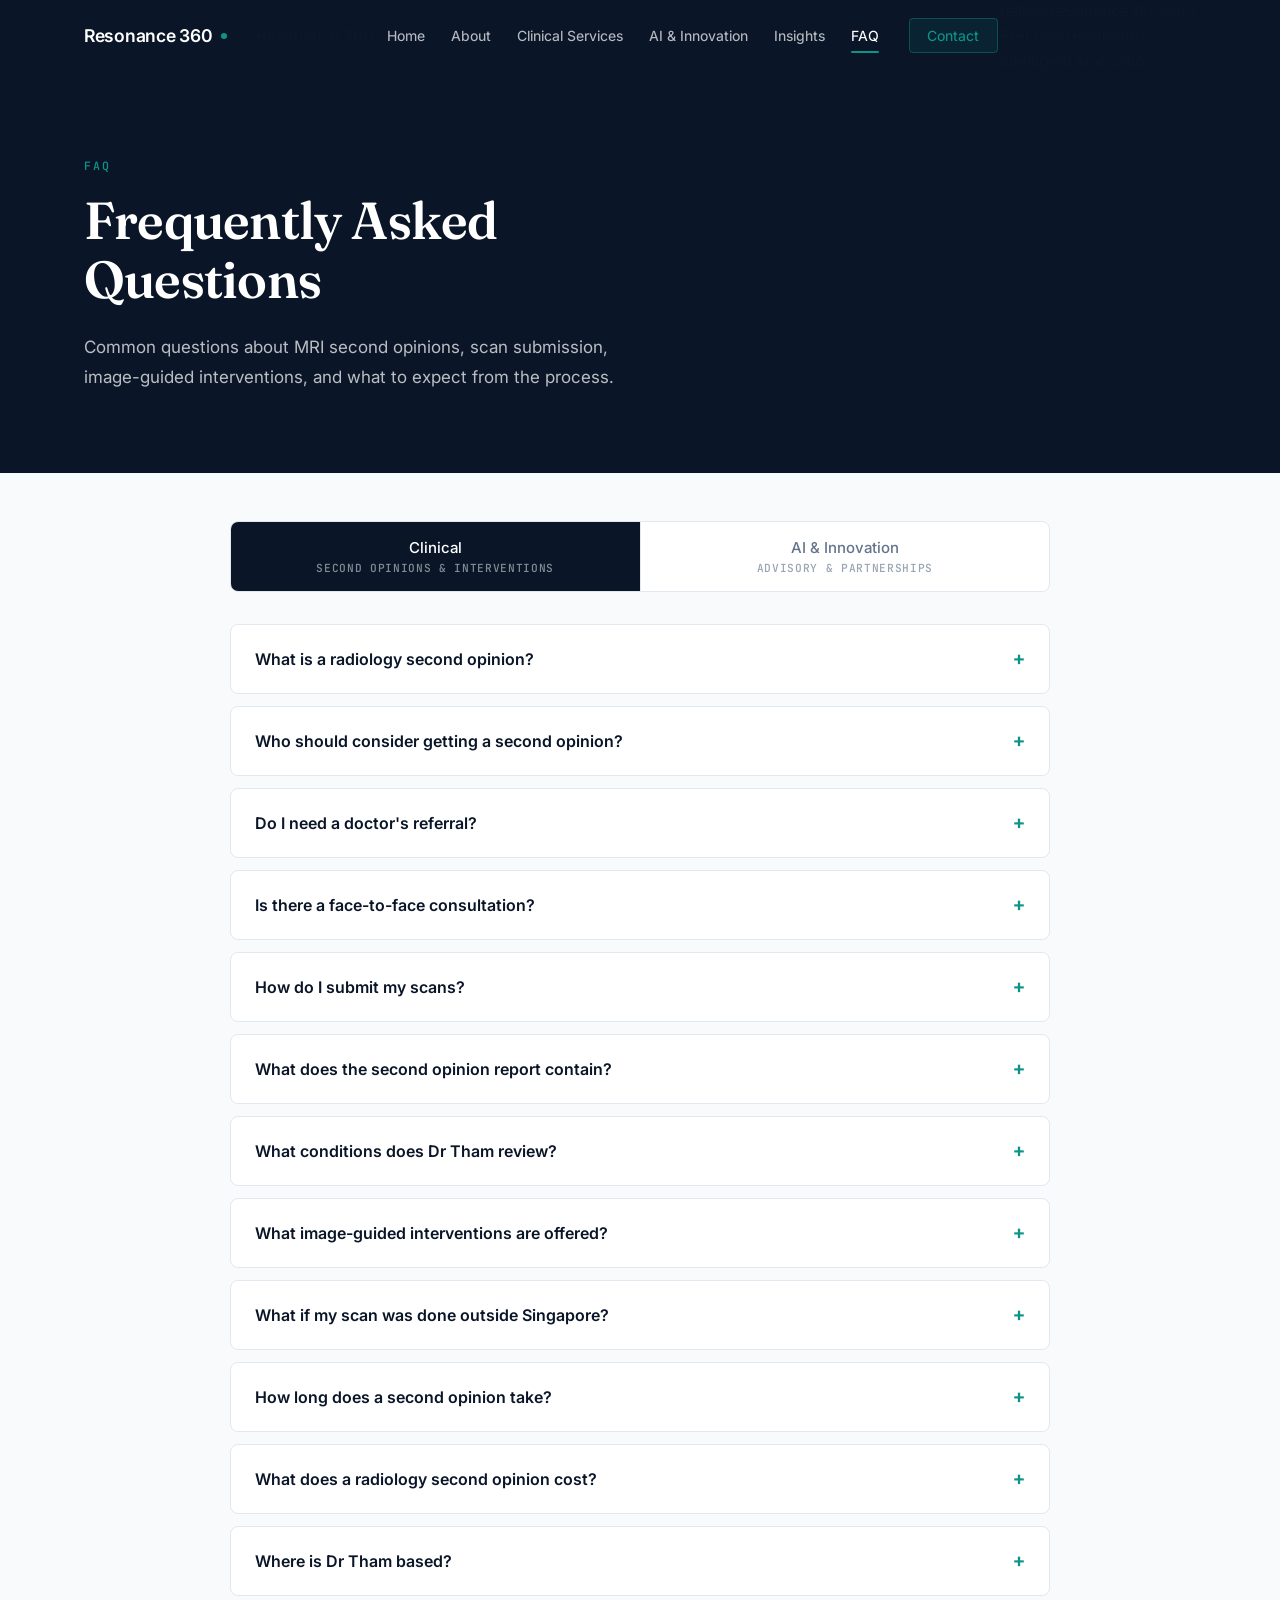
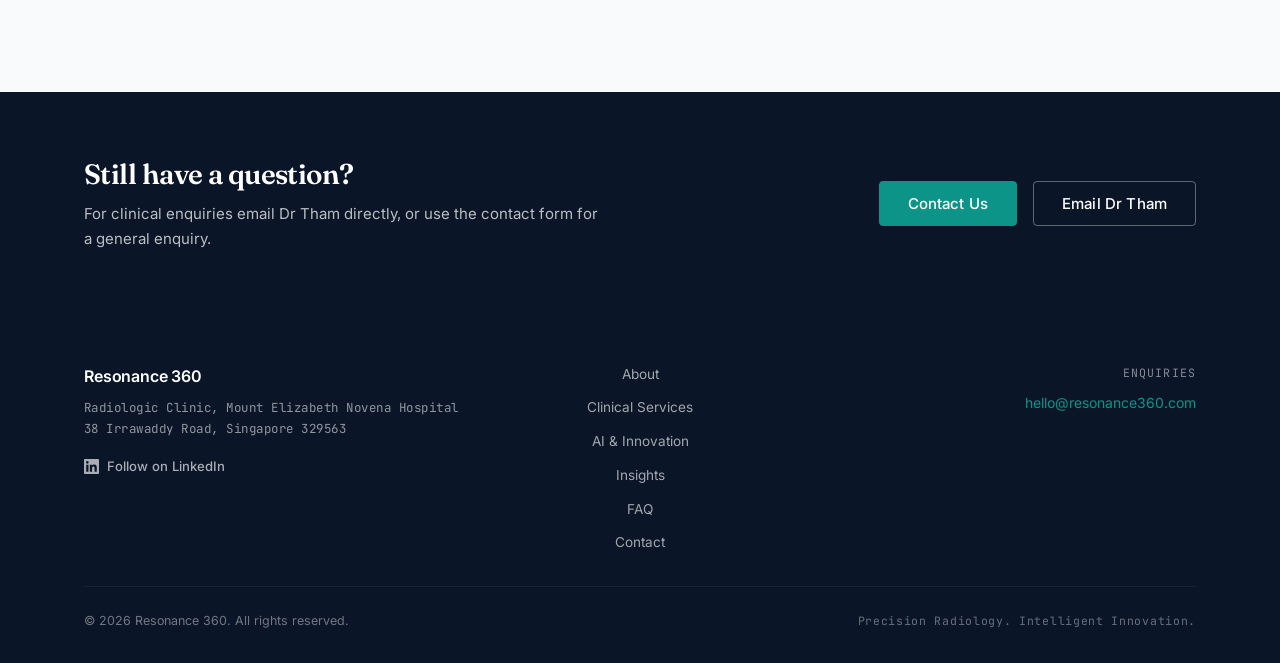
<file: faq.html>
<!DOCTYPE html>
<html lang="en">
<head>
  <meta charset="UTF-8" />
  <meta name="viewport" content="width=device-width, initial-scale=1.0" />
  <title>FAQ — MRI Second Opinion Singapore | Resonance 360</title>
  <meta name="description" content="Common questions about MRI second opinions, scan submission, image-guided interventions, and the referral process with Dr Tham Seng Choe at Mount Elizabeth Novena, Singapore." />
  <meta name="keywords" content="MRI second opinion FAQ Singapore, radiology second opinion process, MSK radiology questions, Dr Tham Seng Choe" />
  <link rel="canonical" href="https://www.resonance360.com/faq" />

  <!-- Icons -->
  <link rel="icon" href="/favicon.ico" sizes="48x48" />
  <link rel="icon" type="image/png" sizes="32x32" href="assets/images/favicon-32.png" />
  <link rel="icon" type="image/png" sizes="192x192" href="assets/images/favicon-192.png" />
  <link rel="apple-touch-icon" href="assets/images/apple-touch-icon.png" />

  <!-- Open Graph -->
  <meta property="og:type" content="website" />
  <meta property="og:url" content="https://www.resonance360.com/faq" />
  <meta property="og:title" content="FAQ — MRI Second Opinion & MSK Radiology | Resonance 360" />
  <meta property="og:description" content="Answers to common questions about MRI second opinions, scan submission, interventions, and what to expect." />
  <meta property="og:image" content="https://www.resonance360.com/assets/images/og-card.png" />
  <meta property="og:image:width" content="1200" />
  <meta property="og:image:height" content="630" />
  <meta property="og:image:alt" content="Resonance 360 — Precision Radiology. Intelligent Innovation." />
  <meta name="twitter:card" content="summary_large_image" />

  <link rel="preconnect" href="https://fonts.googleapis.com" />
  <link rel="preconnect" href="https://fonts.gstatic.com" crossorigin />
  <link href="https://fonts.googleapis.com/css2?family=Fraunces:opsz,wght@9..144,500;9..144,600&family=Inter:wght@300;400;500;600;700&family=JetBrains+Mono:wght@400;500;600&display=swap" rel="stylesheet" />
  <link rel="stylesheet" href="css/styles.css" />

  <!-- Structured data: FAQPage -->
  <script type="application/ld+json">
  {
    "@context": "https://schema.org",
    "@type": "FAQPage",
    "mainEntity": [
      {
        "@type": "Question",
        "name": "What is a radiology second opinion?",
        "acceptedAnswer": {
          "@type": "Answer",
          "text": "A radiology second opinion is a subspecialty re-review of your existing MRI, CT, or ultrasound by a senior consultant radiologist with focused musculoskeletal (MSK) fellowship training. The result is a written report giving an independent diagnostic interpretation alongside the original read."
        }
      },
      {
        "@type": "Question",
        "name": "Who should consider getting a radiology second opinion?",
        "acceptedAnswer": {
          "@type": "Answer",
          "text": "Anyone whose primary report is uncertain or equivocal, whose imaging findings do not fit the clinical picture, or who is about to commit to surgery or significant treatment based on imaging. Athletes, patients with persistent or unexplained pain, and complex post-operative cases all commonly benefit."
        }
      },
      {
        "@type": "Question",
        "name": "Do I need a doctor's referral?",
        "acceptedAnswer": {
          "@type": "Answer",
          "text": "No. Both referring clinicians and patients can enquire directly. Clinician-referred cases benefit from richer clinical context and history. Patient-direct enquiries are welcome, but the scope of the opinion is more limited because imaging alone tells only part of the story."
        }
      },
      {
        "@type": "Question",
        "name": "Is there a face-to-face consultation?",
        "acceptedAnswer": {
          "@type": "Answer",
          "text": "No. Second opinions are delivered as a written subspecialty report — there is no in-person consultation as part of the second-opinion flow. The process is: email enquiry, suitability review, scan submission, written report."
        }
      },
      {
        "@type": "Question",
        "name": "How do I submit my scans?",
        "acceptedAnswer": {
          "@type": "Answer",
          "text": "A digital link (PACS share or secure cloud upload) is preferred. Physical media (disc or USB) can be delivered to the Radiologic Clinic, Mount Elizabeth Novena Hospital, Singapore. A short clinical questionnaire is completed alongside scan submission."
        }
      },
      {
        "@type": "Question",
        "name": "What does the second opinion report contain?",
        "acceptedAnswer": {
          "@type": "Answer",
          "text": "A detailed subspecialty interpretation — not a restatement of findings, but a considered diagnostic read with impression, clinical correlation, and recommended next steps where appropriate. If a referral to a clinical specialist is warranted, that will be noted."
        }
      },
      {
        "@type": "Question",
        "name": "What conditions does Dr Tham review?",
        "acceptedAnswer": {
          "@type": "Answer",
          "text": "MSK imaging across spine (cervical, thoracic, lumbar), shoulder, hip, knee, ankle and foot, wrist and hand, elbow, plus soft-tissue lesions and sports or overuse injuries. The full list is on the Clinical Services page."
        }
      },
      {
        "@type": "Question",
        "name": "What image-guided interventions are offered?",
        "acceptedAnswer": {
          "@type": "Answer",
          "text": "Joint and soft-tissue injections, epidural steroid injections (interlaminar and transforaminal), facet and medial branch blocks, selective nerve root blocks, sacroiliac joint injections, vertebral augmentation, radiofrequency ablation for osteoid osteoma, and image-guided MSK biopsy. All interventions are referral-based."
        }
      },
      {
        "@type": "Question",
        "name": "What if my scan was done outside Singapore?",
        "acceptedAnswer": {
          "@type": "Answer",
          "text": "Overseas scans are fine, provided the diagnostic-quality DICOM data can be shared digitally or sent physically. Submit the full study (not just key images) so the entire dataset can be reviewed."
        }
      },
      {
        "@type": "Question",
        "name": "How long does a second opinion take?",
        "acceptedAnswer": {
          "@type": "Answer",
          "text": "Turnaround depends on case complexity and current workload. You will be given an estimate at the suitability-review stage, before scans are submitted."
        }
      },
      {
        "@type": "Question",
        "name": "What does a radiology second opinion cost?",
        "acceptedAnswer": {
          "@type": "Answer",
          "text": "Fees are quoted case-by-case after suitability review, depending on imaging volume and complexity. There is no charge for the initial suitability enquiry."
        }
      },
      {
        "@type": "Question",
        "name": "Where is Dr Tham based?",
        "acceptedAnswer": {
          "@type": "Answer",
          "text": "Radiologic Clinic, Mount Elizabeth Novena Hospital, Singapore. All physical scan submissions and any in-person interventional procedures take place there."
        }
      },
      {
        "@type": "Question",
        "name": "What does the AI & Innovation arm of Resonance 360 do?",
        "acceptedAnswer": {
          "@type": "Answer",
          "text": "Advisory and partnership work bridging healthcare systems and AI companies. Focus areas: clinical workflow redesign, radiology AI evaluation, and medical report optimisation — all grounded in active subspecialty practice."
        }
      },
      {
        "@type": "Question",
        "name": "Who does Dr Tham work with on the AI side?",
        "acceptedAnswer": {
          "@type": "Answer",
          "text": "Healthcare AI vendors building radiology or clinical-decision tools, hospital systems exploring AI integration, and research groups working on clinical AI deployment. Engagements range from one-off advisory calls to longer partnerships."
        }
      },
      {
        "@type": "Question",
        "name": "What kind of AI projects does Dr Tham advise on?",
        "acceptedAnswer": {
          "@type": "Answer",
          "text": "Radiology AI model evaluation (clinical validity, workflow fit), report-generation and structured-reporting systems, AI-assisted triage, and broader healthcare-AI workflow design. Recent work spans imaging AI, LLM-based clinical tools, and report optimisation."
        }
      },
      {
        "@type": "Question",
        "name": "Is Dr Tham building products, or only advising?",
        "acceptedAnswer": {
          "@type": "Answer",
          "text": "Primarily advisory and partnership, but also actively involved in selected AI research and development projects — several are listed on the AI & Innovation page."
        }
      },
      {
        "@type": "Question",
        "name": "What clinical AI background does Dr Tham bring?",
        "acceptedAnswer": {
          "@type": "Answer",
          "text": "Formal training in clinical informatics (AMIA, via Oregon Health & Science University) on top of 20+ years of subspecialty radiology practice. This combination — practising radiologist plus clinical-informatics training — is the core differentiator."
        }
      },
      {
        "@type": "Question",
        "name": "What is medical report optimisation?",
        "acceptedAnswer": {
          "@type": "Answer",
          "text": "Refining how clinical reports are structured, written, and delivered so they communicate findings more clearly, integrate better with downstream workflows (referrals, surgical planning, AI ingestion), and reduce ambiguity. Applies to both human-written and AI-generated reports."
        }
      },
      {
        "@type": "Question",
        "name": "Can you support AI vendors entering the Singapore or Asia-Pacific healthcare market?",
        "acceptedAnswer": {
          "@type": "Answer",
          "text": "Yes — clinical advisory, local workflow context, and connections within the Singapore radiology community are all part of the scope."
        }
      },
      {
        "@type": "Question",
        "name": "How do AI partnerships start?",
        "acceptedAnswer": {
          "@type": "Answer",
          "text": "Email hello@resonance360.com with a short description of your company, product, and the question you want help with. An initial call usually follows to scope the engagement."
        }
      }
    ]
  }
  </script>
  <script type="application/ld+json">
  {
    "@context": "https://schema.org",
    "@type": "BreadcrumbList",
    "itemListElement": [
      { "@type": "ListItem", "position": 1, "name": "Home", "item": "https://www.resonance360.com/" },
      { "@type": "ListItem", "position": 2, "name": "FAQ", "item": "https://www.resonance360.com/faq" }
    ]
  }
  </script>
  <style>
    /* ── FAQ layout ──────────────────────────────────────── */
    .faq-main {
      padding: var(--sp-12) 0 var(--sp-24);
      background: var(--off-white);
    }

    /* Tab switcher */
    .faq-tabs {
      display: flex;
      gap: 0;
      max-width: 820px;
      margin: 0 auto var(--sp-8);
      background: var(--white);
      border: 1px solid var(--grey-200);
      border-radius: var(--r-md);
      overflow: hidden;
    }
    .faq-tab {
      flex: 1;
      padding: var(--sp-4) var(--sp-5);
      font-family: var(--font-sans);
      font-size: 0.9375rem;
      font-weight: 500;
      color: var(--text-muted);
      background: none;
      border: none;
      border-right: 1px solid var(--grey-200);
      cursor: pointer;
      transition: background var(--t-base), color var(--t-base);
      line-height: 1.3;
    }
    .faq-tab:last-child { border-right: none; }
    .faq-tab:hover { color: var(--navy); background: var(--grey-100); }
    .faq-tab.is-active {
      background: var(--navy);
      color: var(--white);
    }
    .faq-tab__sub {
      display: block;
      font-size: 0.7rem;
      font-family: var(--font-mono);
      letter-spacing: 0.06em;
      opacity: 0.65;
      margin-top: 3px;
      text-transform: uppercase;
    }
    .faq-tab.is-active .faq-tab__sub { opacity: 0.5; }

    .faq-list {
      max-width: 820px;
      margin: 0 auto;
      display: flex;
      flex-direction: column;
      gap: var(--sp-3);
    }
    .faq-list.is-hidden { display: none; }
    .faq-item {
      background: var(--white);
      border: 1px solid var(--grey-200);
      border-radius: var(--r-md);
      overflow: hidden;
      transition: border-color var(--t-base), box-shadow var(--t-base);
    }
    .faq-item[open] {
      border-color: var(--teal);
      box-shadow: 0 6px 24px rgba(13, 148, 136, 0.07);
    }
    .faq-item > summary {
      list-style: none;
      padding: var(--sp-5) var(--sp-6);
      cursor: pointer;
      display: flex;
      align-items: center;
      justify-content: space-between;
      gap: var(--sp-4);
      font-size: 1rem;
      font-weight: 600;
      color: var(--navy);
      line-height: 1.4;
    }
    .faq-item > summary::-webkit-details-marker { display: none; }
    .faq-item > summary::after {
      content: '+';
      font-family: var(--font-mono);
      font-size: 1.25rem;
      color: var(--teal);
      flex-shrink: 0;
      transition: transform var(--t-base);
    }
    .faq-item[open] > summary::after { content: '−'; }
    .faq-item__body {
      padding: 0 var(--sp-6) var(--sp-6);
      font-size: 0.9375rem;
      line-height: 1.8;
      color: var(--text-mid);
    }
    .faq-item__body a {
      color: var(--teal);
      text-decoration: underline;
      text-underline-offset: 2px;
    }
    .faq-item__body a:hover { color: var(--teal-hover); }

    /* ── Closing CTA band ────────────────────────────────── */
    .faq-cta {
      background: var(--navy);
      padding: var(--sp-16) 0;
    }
    .faq-cta .container {
      display: flex;
      align-items: center;
      justify-content: space-between;
      gap: var(--sp-8);
    }
    .faq-cta__heading {
      font-size: clamp(1.25rem, 2.5vw, 1.75rem);
      font-weight: 600;
      color: var(--white);
      letter-spacing: -0.02em;
      line-height: 1.3;
    }
    .faq-cta__sub {
      font-size: 0.9375rem;
      line-height: 1.7;
      color: rgba(255, 255, 255, 0.72);
      margin-top: var(--sp-2);
      max-width: 520px;
    }
    .faq-cta__actions {
      display: flex;
      gap: var(--sp-4);
      flex-shrink: 0;
    }

    @media (max-width: 768px) {
      .faq-cta .container {
        flex-direction: column;
        align-items: flex-start;
      }
      .faq-cta__actions { flex-direction: column; width: 100%; }
      .faq-cta__actions .btn { justify-content: center; }
    }
  </style>
</head>
<body class="page-faq">

  <!-- ── Navigation ─────────────────────────────────────── -->
  <nav class="nav" id="nav" role="navigation" aria-label="Main navigation">
    <div class="container">
      <a href="/" class="nav__logo" aria-label="Resonance 360 home">
        <span class="nav__logo-text">Resonance 360</span>
        <span class="nav__logo-dot" aria-hidden="true"></span>
      </a>
      <button class="nav__hamburger" id="navToggle" aria-label="Toggle navigation" aria-expanded="false" aria-controls="navLinks">
        <span></span><span></span><span></span>
      </button>
      <ul class="nav__links" id="navLinks" role="list">
        <li><a href="/"         class="nav__link">Home</a></li>
        <li><a href="/about"         class="nav__link">About</a></li>
        <li><a href="/clinical"      class="nav__link">Clinical Services</a></li>
        <li><a href="/ai-innovation" class="nav__link">AI &amp; Innovation</a></li>
        <li><a href="/insights"      class="nav__link">Insights</a></li>
        <li><a href="/faq"           class="nav__link active">FAQ</a></li>
        <li><a href="/contact"       class="nav__link nav__link--cta">Contact</a></li>
      </ul>
    </div>
  </nav>

  <!-- ── Page Hero ──────────────────────────────────────── -->
  <header class="page-hero">
    <div class="container">
      <span class="label">FAQ</span>
      <h1 class="page-hero__heading">Frequently Asked<br />Questions</h1>
      <p class="page-hero__sub">
        Common questions about MRI second opinions, scan submission,
        image-guided interventions, and what to expect from the process.
      </p>
    </div>
  </header>

  <main>

    <!-- ── FAQ list ───────────────────────────────────────── -->
    <section class="faq-main" aria-label="Frequently asked questions">
      <div class="container">

        <div class="faq-tabs reveal" role="tablist" aria-label="FAQ categories">
          <button class="faq-tab is-active" data-faq-tab="clinical" role="tab" aria-selected="true">
            Clinical
            <span class="faq-tab__sub">Second opinions &amp; interventions</span>
          </button>
          <button class="faq-tab" data-faq-tab="ai" role="tab" aria-selected="false">
            AI &amp; Innovation
            <span class="faq-tab__sub">Advisory &amp; partnerships</span>
          </button>
        </div>

        <div class="faq-list" data-faq-panel="clinical" role="tabpanel">

          <details class="faq-item reveal">
            <summary>What is a radiology second opinion?</summary>
            <div class="faq-item__body">
              A radiology second opinion is a subspecialty re-review of your existing
              MRI, CT, or ultrasound by a senior consultant radiologist with focused
              musculoskeletal (MSK) fellowship training. The result is a written report
              giving an independent diagnostic interpretation alongside the original read.
            </div>
          </details>

          <details class="faq-item reveal">
            <summary>Who should consider getting a second opinion?</summary>
            <div class="faq-item__body">
              Anyone whose primary report is uncertain or equivocal, whose imaging
              findings do not fit the clinical picture, or who is about to commit to
              surgery or significant treatment based on imaging. Athletes, patients
              with persistent or unexplained pain, and complex post-operative cases
              all commonly benefit.
            </div>
          </details>

          <details class="faq-item reveal">
            <summary>Do I need a doctor's referral?</summary>
            <div class="faq-item__body">
              No. Both referring clinicians and patients can enquire directly.
              Clinician-referred cases benefit from richer clinical context and history.
              Patient-direct enquiries are welcome, but the scope of the opinion is
              more limited because imaging alone tells only part of the story.
            </div>
          </details>

          <details class="faq-item reveal">
            <summary>Is there a face-to-face consultation?</summary>
            <div class="faq-item__body">
              No. Second opinions are delivered as a written subspecialty report —
              there is no in-person consultation as part of the second-opinion flow.
              The process is: email enquiry, suitability review, scan submission,
              written report.
            </div>
          </details>

          <details class="faq-item reveal">
            <summary>How do I submit my scans?</summary>
            <div class="faq-item__body">
              A digital link (PACS share or secure cloud upload) is preferred.
              Physical media (disc or USB) can be delivered to the Radiologic
              Clinic, Mount Elizabeth Novena Hospital, Singapore. A short clinical
              questionnaire is completed alongside scan submission.
            </div>
          </details>

          <details class="faq-item reveal">
            <summary>What does the second opinion report contain?</summary>
            <div class="faq-item__body">
              A detailed subspecialty interpretation — not a restatement of findings,
              but a considered diagnostic read with impression, clinical correlation,
              and recommended next steps where appropriate. If a referral to a
              clinical specialist is warranted, that will be noted.
            </div>
          </details>

          <details class="faq-item reveal">
            <summary>What conditions does Dr Tham review?</summary>
            <div class="faq-item__body">
              MSK imaging across spine (cervical, thoracic, lumbar), shoulder, hip,
              knee, ankle and foot, wrist and hand, elbow, plus soft-tissue lesions
              and sports or overuse injuries. The full list is on the
              <a href="/clinical">Clinical Services</a> page.
            </div>
          </details>

          <details class="faq-item reveal">
            <summary>What image-guided interventions are offered?</summary>
            <div class="faq-item__body">
              Joint and soft-tissue injections, epidural steroid injections
              (interlaminar and transforaminal), facet and medial branch blocks,
              selective nerve root blocks, sacroiliac joint injections, vertebral
              augmentation, radiofrequency ablation for osteoid osteoma, and
              image-guided MSK biopsy. All interventions are referral-based.
            </div>
          </details>

          <details class="faq-item reveal">
            <summary>What if my scan was done outside Singapore?</summary>
            <div class="faq-item__body">
              Overseas scans are fine, provided the diagnostic-quality DICOM data
              can be shared digitally or sent physically. Submit the full study
              (not just key images) so the entire dataset can be reviewed.
            </div>
          </details>

          <details class="faq-item reveal">
            <summary>How long does a second opinion take?</summary>
            <div class="faq-item__body">
              Turnaround depends on case complexity and current workload. You will
              be given an estimate at the suitability-review stage, before scans
              are submitted.
            </div>
          </details>

          <details class="faq-item reveal">
            <summary>What does a radiology second opinion cost?</summary>
            <div class="faq-item__body">
              Fees are quoted case-by-case after suitability review, depending on
              imaging volume and complexity. There is no charge for the initial
              suitability enquiry.
            </div>
          </details>

          <details class="faq-item reveal">
            <summary>Where is Dr Tham based?</summary>
            <div class="faq-item__body">
              Radiologic Clinic, Mount Elizabeth Novena Hospital, Singapore. All
              physical scan submissions and any in-person interventional procedures
              take place there.
            </div>
          </details>

        </div>

        <div class="faq-list is-hidden" data-faq-panel="ai" role="tabpanel">

          <details class="faq-item reveal">
            <summary>What does the AI &amp; Innovation arm of Resonance 360 do?</summary>
            <div class="faq-item__body">
              Advisory and partnership work bridging healthcare systems and AI
              companies. Focus areas: clinical workflow redesign, radiology AI
              evaluation, and medical report optimisation — all grounded in active
              subspecialty practice.
            </div>
          </details>

          <details class="faq-item reveal">
            <summary>Who does Dr Tham work with on the AI side?</summary>
            <div class="faq-item__body">
              Healthcare AI vendors building radiology or clinical-decision tools,
              hospital systems exploring AI integration, and research groups working
              on clinical AI deployment. Engagements range from one-off advisory
              calls to longer partnerships.
            </div>
          </details>

          <details class="faq-item reveal">
            <summary>What kind of AI projects does Dr Tham advise on?</summary>
            <div class="faq-item__body">
              Radiology AI model evaluation (clinical validity, workflow fit),
              report-generation and structured-reporting systems, AI-assisted
              triage, and broader healthcare-AI workflow design. Recent work spans
              imaging AI, LLM-based clinical tools, and report optimisation.
            </div>
          </details>

          <details class="faq-item reveal">
            <summary>Is Dr Tham building products, or only advising?</summary>
            <div class="faq-item__body">
              Primarily advisory and partnership, but also actively involved in
              selected AI research and development projects — several are listed
              on the <a href="/ai-innovation">AI &amp; Innovation</a> page.
            </div>
          </details>

          <details class="faq-item reveal">
            <summary>What clinical AI background does Dr Tham bring?</summary>
            <div class="faq-item__body">
              Formal training in clinical informatics (AMIA, via Oregon Health
              &amp; Science University) on top of 20+ years of subspecialty
              radiology practice. This combination — practising radiologist plus
              clinical-informatics training — is the core differentiator.
            </div>
          </details>

          <details class="faq-item reveal">
            <summary>What is "medical report optimisation"?</summary>
            <div class="faq-item__body">
              Refining how clinical reports are structured, written, and delivered
              so they communicate findings more clearly, integrate better with
              downstream workflows (referrals, surgical planning, AI ingestion),
              and reduce ambiguity. Applies to both human-written and AI-generated
              reports.
            </div>
          </details>

          <details class="faq-item reveal">
            <summary>Can you support AI vendors entering the Singapore or Asia-Pacific healthcare market?</summary>
            <div class="faq-item__body">
              Yes — clinical advisory, local workflow context, and connections
              within the Singapore radiology community are all part of the scope.
            </div>
          </details>

          <details class="faq-item reveal">
            <summary>How do AI partnerships start?</summary>
            <div class="faq-item__body">
              Email <a href="mailto:hello@resonance360.com">hello@resonance360.com</a>
              with a short description of your company, product, and the question
              you want help with. An initial call usually follows to scope the
              engagement.
            </div>
          </details>

        </div>

      </div>
    </section>

    <!-- ── Closing CTA ────────────────────────────────────── -->
    <section class="faq-cta" aria-label="Contact">
      <div class="container">
        <div class="reveal">
          <h2 class="faq-cta__heading">Still have a question?</h2>
          <p class="faq-cta__sub">
            For clinical enquiries email Dr Tham directly, or use the contact form
            for a general enquiry.
          </p>
        </div>
        <div class="faq-cta__actions reveal reveal-delay-2">
          <a href="/contact?type=clinical" class="btn btn--teal">Contact Us</a>
          <a href="mailto:dr.tham@resonance360.com" class="btn btn--outline-white">Email Dr Tham</a>
        </div>
      </div>
    </section>

  </main>

  <!-- ── Footer ─────────────────────────────────────────── -->
  <footer class="footer" role="contentinfo">
    <div class="container">
      <div class="footer__brand">
        <span class="footer__logo">Resonance 360</span>
        <p class="footer__location">
          Radiologic Clinic, Mount Elizabeth Novena Hospital<br />
          38 Irrawaddy Road, Singapore 329563
        </p>
        <a href="https://www.linkedin.com/in/sengchoetham/" target="_blank" rel="noopener noreferrer" class="footer__linkedin" aria-label="Dr Tham Seng Choe on LinkedIn">
          <svg width="15" height="15" viewBox="0 0 24 24" fill="currentColor" aria-hidden="true">
            <path d="M20.45 20.45h-3.56v-5.57c0-1.33-.02-3.04-1.85-3.04-1.85 0-2.14 1.45-2.14 2.94v5.67H9.35V9h3.41v1.56h.05c.48-.9 1.64-1.85 3.37-1.85 3.6 0 4.27 2.37 4.27 5.46v6.28zM5.34 7.43a2.06 2.06 0 1 1 0-4.13 2.06 2.06 0 0 1 0 4.13zM7.12 20.45H3.55V9h3.57v11.45zM22.22 0H1.77C.79 0 0 .77 0 1.72v20.55C0 23.23.79 24 1.77 24h20.45c.98 0 1.78-.77 1.78-1.73V1.72C24 .77 23.2 0 22.22 0z"/>
          </svg>
          Follow on LinkedIn
        </a>
      </div>
      <nav class="footer__nav" aria-label="Footer navigation">
        <a href="/about">About</a>
        <a href="/clinical">Clinical Services</a>
        <a href="/ai-innovation">AI &amp; Innovation</a>
        <a href="/insights">Insights</a>
        <a href="/faq">FAQ</a>
        <a href="/contact">Contact</a>
      </nav>
      <div class="footer__contact">
        <p class="footer__contact-label">Enquiries</p>
        <a href="mailto:hello@resonance360.com" class="footer__contact-email">hello@resonance360.com</a>
      </div>
      <div class="footer__bottom">
        <p class="footer__copy">&copy; <span id="year"></span> Resonance 360. All rights reserved.</p>
        <p class="footer__tagline">Precision Radiology. Intelligent Innovation.</p>
      </div>
    </div>
  </footer>

  <script src="js/main.js"></script>
  <script>
    // FAQ tab switcher
    (function () {
      var tabs = document.querySelectorAll('.faq-tab');
      var panels = document.querySelectorAll('[data-faq-panel]');
      if (!tabs.length) return;
      tabs.forEach(function (btn) {
        btn.addEventListener('click', function () {
          var target = btn.getAttribute('data-faq-tab');
          tabs.forEach(function (b) {
            var active = b.getAttribute('data-faq-tab') === target;
            b.classList.toggle('is-active', active);
            b.setAttribute('aria-selected', active ? 'true' : 'false');
          });
          panels.forEach(function (p) {
            p.classList.toggle('is-hidden', p.getAttribute('data-faq-panel') !== target);
          });
        });
      });
      // Allow deep-linking via #ai
      if (window.location.hash === '#ai') {
        var aiTab = document.querySelector('[data-faq-tab="ai"]');
        if (aiTab) aiTab.click();
      }
    })();
  </script>
</body>
</html>
</file>
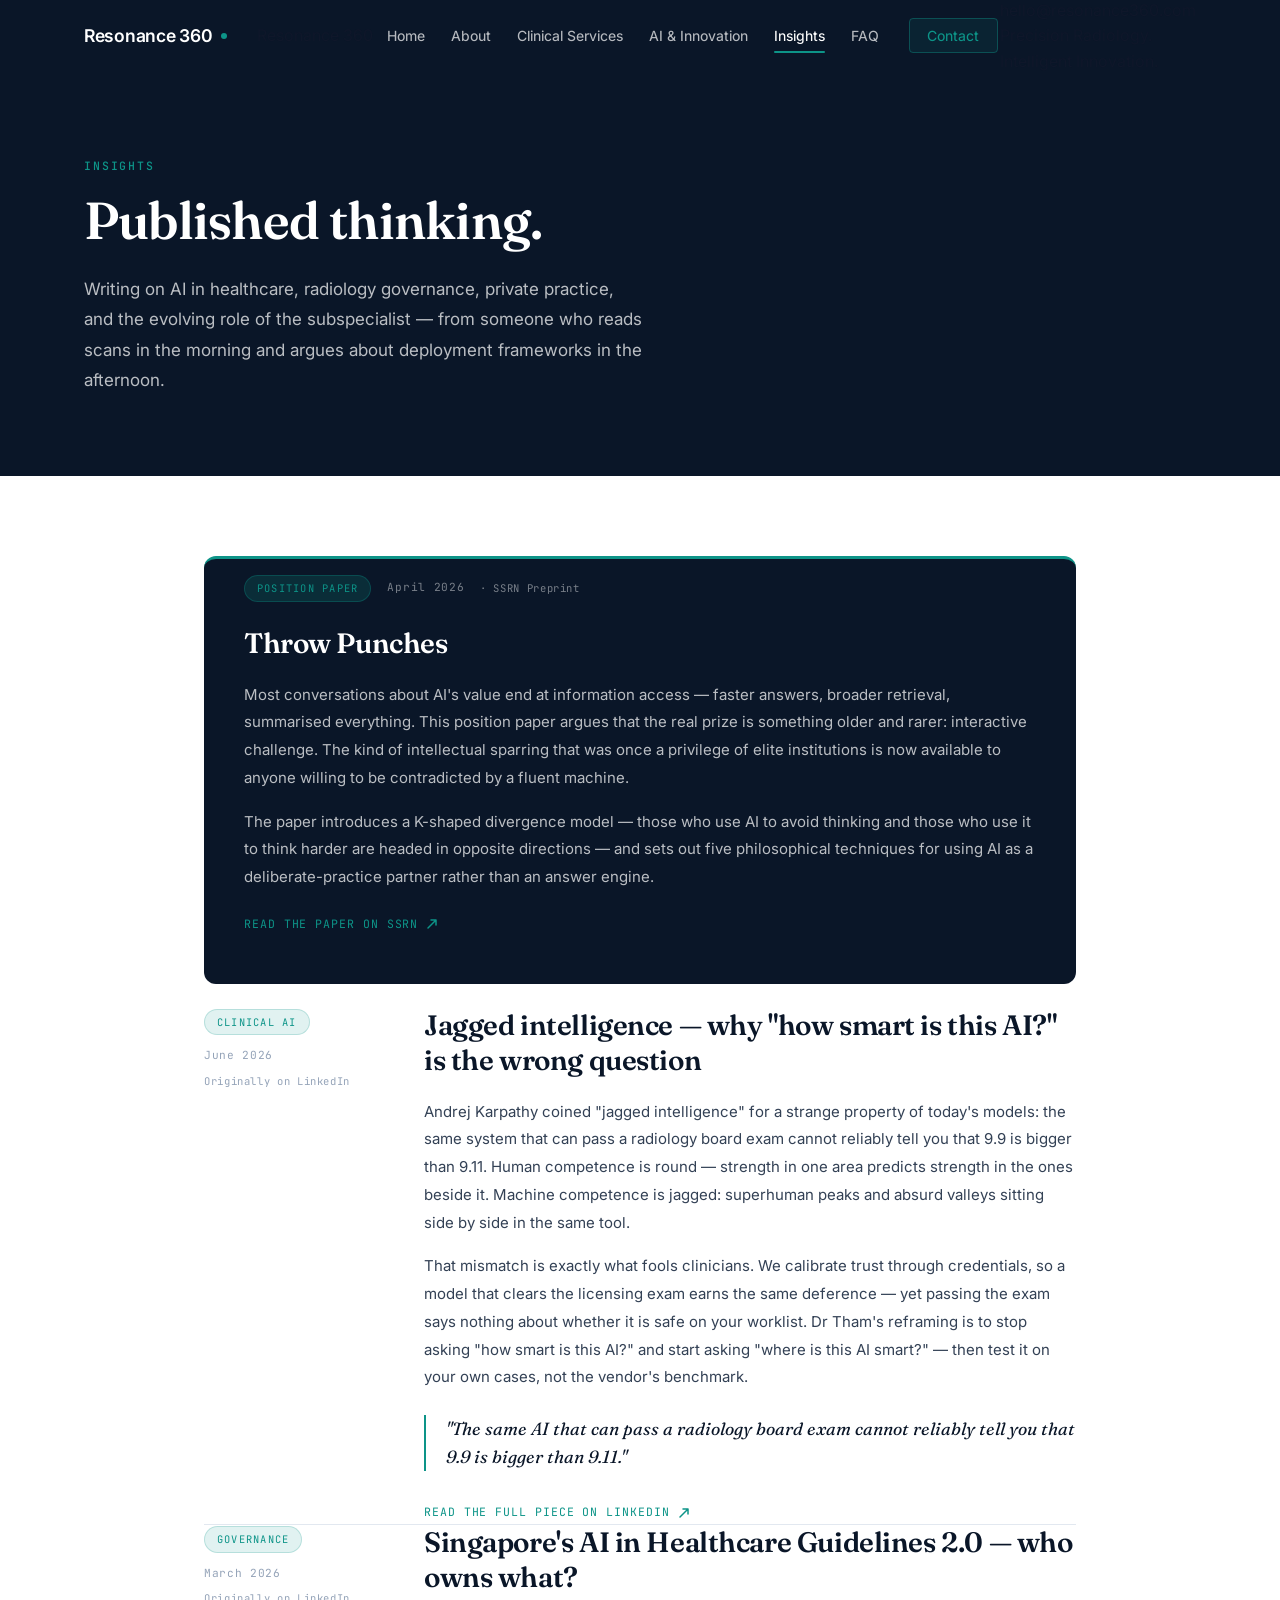
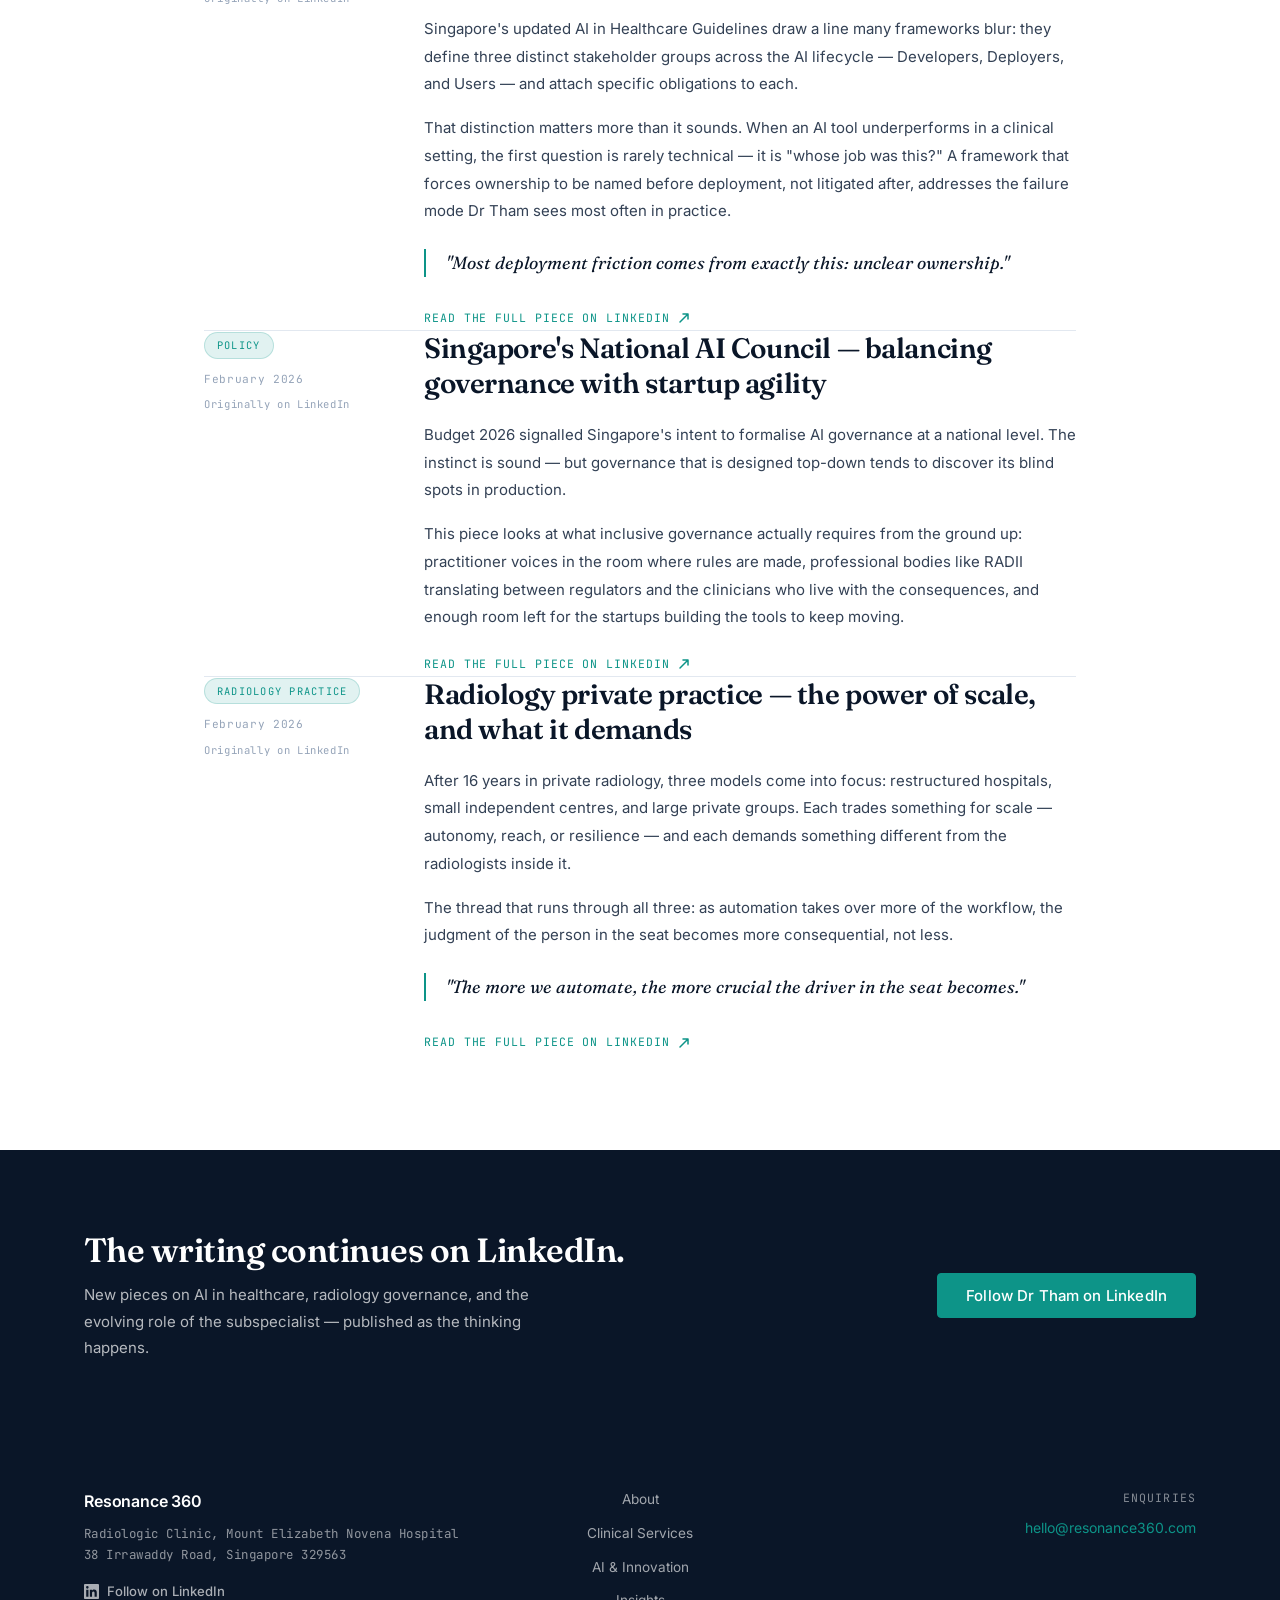
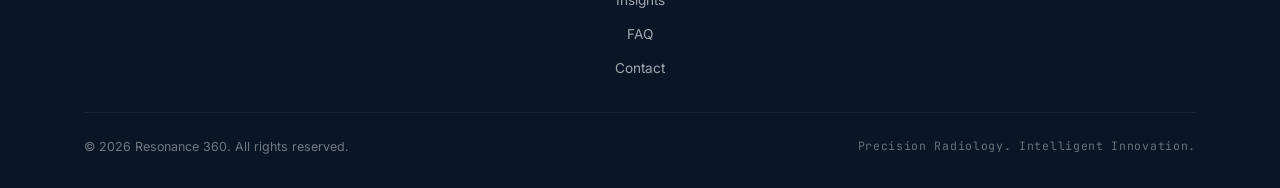
<file: insights.html>
<!DOCTYPE html>
<html lang="en">
<head>
  <meta charset="UTF-8" />
  <meta name="viewport" content="width=device-width, initial-scale=1.0" />
  <title>Insights — Writing on Radiology AI, Governance &amp; Practice | Resonance 360</title>
  <meta name="description" content="Writing by Dr Tham Seng Choe on AI in healthcare, radiology governance, private practice, and the evolving role of the subspecialist. Singapore." />
  <meta name="keywords" content="radiology AI writing, healthcare AI governance Singapore, radiology thought leadership, AI in medicine, Dr Tham Seng Choe" />
  <link rel="canonical" href="https://www.resonance360.com/insights" />

  <!-- Icons -->
  <link rel="icon" href="/favicon.ico" sizes="48x48" />
  <link rel="icon" type="image/png" sizes="32x32" href="assets/images/favicon-32.png" />
  <link rel="icon" type="image/png" sizes="192x192" href="assets/images/favicon-192.png" />
  <link rel="apple-touch-icon" href="assets/images/apple-touch-icon.png" />

  <!-- Open Graph -->
  <meta property="og:type" content="website" />
  <meta property="og:url" content="https://www.resonance360.com/insights" />
  <meta property="og:title" content="Insights — Writing on Radiology AI, Governance &amp; Practice" />
  <meta property="og:description" content="Writing by Dr Tham Seng Choe on AI in healthcare, radiology governance, and the evolving role of the subspecialist." />
  <meta property="og:image" content="https://www.resonance360.com/assets/images/og-card.png" />
  <meta property="og:image:width" content="1200" />
  <meta property="og:image:height" content="630" />
  <meta property="og:image:alt" content="Resonance 360 — Precision Radiology. Intelligent Innovation." />
  <meta name="twitter:card" content="summary_large_image" />

  <link rel="preconnect" href="https://fonts.googleapis.com" />
  <link rel="preconnect" href="https://fonts.gstatic.com" crossorigin />
  <link href="https://fonts.googleapis.com/css2?family=Fraunces:opsz,wght@9..144,500;9..144,600&family=Inter:wght@300;400;500;600;700&family=JetBrains+Mono:wght@400;500;600&display=swap" rel="stylesheet" />
  <link rel="stylesheet" href="css/styles.css" />

  <!-- Structured data -->
  <script type="application/ld+json">
  {
    "@context": "https://schema.org",
    "@type": "CollectionPage",
    "url": "https://www.resonance360.com/insights",
    "name": "Insights — Writing by Dr Tham Seng Choe",
    "about": { "@id": "https://www.resonance360.com/about#person" },
    "hasPart": [
      {
        "@type": "ScholarlyArticle",
        "headline": "Throw Punches",
        "author": { "@id": "https://www.resonance360.com/about#person" },
        "datePublished": "2026-04",
        "url": "https://ssrn.com/abstract=6606399"
      },
      {
        "@type": "Article",
        "headline": "Jagged intelligence — why \"how smart is this AI?\" is the wrong question",
        "author": { "@id": "https://www.resonance360.com/about#person" },
        "datePublished": "2026-06",
        "url": "https://www.resonance360.com/insights#jagged-intelligence"
      },
      {
        "@type": "Article",
        "headline": "Singapore's AI in Healthcare Guidelines 2.0 — who owns what?",
        "author": { "@id": "https://www.resonance360.com/about#person" },
        "datePublished": "2026-03",
        "url": "https://www.resonance360.com/insights#guidelines-2-0"
      },
      {
        "@type": "Article",
        "headline": "Singapore's National AI Council — balancing governance with startup agility",
        "author": { "@id": "https://www.resonance360.com/about#person" },
        "datePublished": "2026-02",
        "url": "https://www.resonance360.com/insights#national-ai-council"
      },
      {
        "@type": "Article",
        "headline": "Radiology private practice — the power of scale, and what it demands",
        "author": { "@id": "https://www.resonance360.com/about#person" },
        "datePublished": "2026-02",
        "url": "https://www.resonance360.com/insights#private-practice-scale"
      }
    ]
  }
  </script>
  <script type="application/ld+json">
  {
    "@context": "https://schema.org",
    "@type": "BreadcrumbList",
    "itemListElement": [
      { "@type": "ListItem", "position": 1, "name": "Home", "item": "https://www.resonance360.com/" },
      { "@type": "ListItem", "position": 2, "name": "Insights", "item": "https://www.resonance360.com/insights" }
    ]
  }
  </script>

  <style>
    /* ── Insights list ──────────────────────────────────── */
    .insights-main {
      padding: var(--sp-20) 0 var(--sp-24);
      background: var(--white);
    }
    .insights-main .container { max-width: 920px; }

    .insight {
      display: grid;
      grid-template-columns: 180px 1fr;
      gap: var(--sp-10);
      padding: var(--sp-14) 0;
      border-bottom: 1px solid var(--grey-200);
      scroll-margin-top: calc(var(--nav-height) + var(--sp-6));
    }
    .insight:first-child { padding-top: var(--sp-4); }
    .insight:last-of-type { border-bottom: none; }

    .insight__meta {}
    .insight__tag {
      display: inline-block;
      font-family: var(--font-mono);
      font-size: 0.65rem;
      letter-spacing: 0.12em;
      text-transform: uppercase;
      color: var(--teal);
      background: var(--teal-dim);
      border: 1px solid rgba(13, 148, 136, 0.2);
      padding: var(--sp-1) var(--sp-3);
      border-radius: 100px;
      margin-bottom: var(--sp-3);
    }
    .insight__date {
      display: block;
      font-family: var(--font-mono);
      font-size: 0.7rem;
      color: var(--grey-400);
      letter-spacing: 0.06em;
    }
    .insight__venue {
      display: block;
      font-family: var(--font-mono);
      font-size: 0.66rem;
      color: var(--grey-400);
      letter-spacing: 0.06em;
      margin-top: var(--sp-2);
    }

    .insight__heading {
      font-size: clamp(1.3rem, 2.4vw, 1.75rem);
      font-weight: 600;
      color: var(--navy);
      letter-spacing: -0.015em;
      line-height: 1.25;
      margin-bottom: var(--sp-5);
    }
    .insight__body p {
      font-size: 0.9375rem;
      line-height: 1.85;
      color: var(--text-mid);
      margin-bottom: var(--sp-4);
    }
    .insight__quote {
      font-family: var(--font-display);
      font-size: 1.1rem;
      font-style: italic;
      line-height: 1.6;
      color: var(--navy);
      border-left: 2px solid var(--teal);
      padding-left: var(--sp-5);
      margin: var(--sp-6) 0;
    }
    .insight__link {
      display: inline-flex;
      align-items: center;
      gap: var(--sp-2);
      font-family: var(--font-mono);
      font-size: 0.72rem;
      letter-spacing: 0.08em;
      text-transform: uppercase;
      color: var(--teal);
      margin-top: var(--sp-2);
      transition: gap var(--t-fast), color var(--t-fast);
    }
    .insight__link:hover { gap: var(--sp-3); color: var(--teal-hover); }

    /* Featured (SSRN paper) */
    .insight--featured {
      display: block;
      background: var(--navy);
      border: none;
      border-top: 3px solid var(--teal);
      border-radius: var(--r-lg);
      padding: var(--sp-10) var(--sp-10) var(--sp-12);
      margin-bottom: var(--sp-6);
    }
    .insight--featured .insight__meta {
      display: flex;
      align-items: center;
      gap: var(--sp-4);
      margin-bottom: var(--sp-6);
    }
    .insight--featured .insight__tag {
      background: rgba(13, 148, 136, 0.18);
      border-color: rgba(13, 148, 136, 0.3);
      margin-bottom: 0;
    }
    .insight--featured .insight__date,
    .insight--featured .insight__venue {
      display: inline;
      margin: 0;
      color: rgba(255, 255, 255, 0.45);
    }
    .insight--featured .insight__heading { color: var(--white); }
    .insight--featured .insight__body p { color: rgba(255, 255, 255, 0.72); }
    .insight--featured .insight__quote {
      color: rgba(255, 255, 255, 0.85);
    }

    /* ── Follow band ────────────────────────────────────── */
    .insights-follow {
      background: var(--navy);
      padding: var(--sp-20) 0;
    }
    .insights-follow .container {
      display: flex;
      align-items: center;
      justify-content: space-between;
      gap: var(--sp-10);
    }
    .insights-follow__heading {
      font-size: clamp(1.5rem, 3vw, 2.1rem);
      font-weight: 600;
      color: var(--white);
      letter-spacing: -0.015em;
      line-height: 1.2;
      margin-bottom: var(--sp-3);
    }
    .insights-follow__sub {
      font-size: 0.9375rem;
      line-height: 1.75;
      color: rgba(255, 255, 255, 0.7);
      max-width: 480px;
    }
    .insights-follow__actions { flex-shrink: 0; }

    /* ── Responsive ─────────────────────────────────────── */
    @media (max-width: 768px) {
      .insight {
        grid-template-columns: 1fr;
        gap: var(--sp-4);
        padding: var(--sp-10) 0;
      }
      .insight__meta {
        display: flex;
        align-items: center;
        flex-wrap: wrap;
        gap: var(--sp-3);
      }
      .insight__tag { margin-bottom: 0; }
      .insight__date, .insight__venue { display: inline; margin: 0; }
      .insight--featured { padding: var(--sp-8) var(--sp-6); }

      .insights-follow .container {
        flex-direction: column;
        align-items: flex-start;
      }
      .insights-follow__actions { width: 100%; }
      .insights-follow__actions .btn { width: 100%; justify-content: center; }
    }
  </style>
</head>
<body class="page-insights">

  <!-- ── Navigation ─────────────────────────────────────── -->
  <nav class="nav" id="nav" role="navigation" aria-label="Main navigation">
    <div class="container">
      <a href="/" class="nav__logo" aria-label="Resonance 360 home">
        <span class="nav__logo-text">Resonance 360</span>
        <span class="nav__logo-dot" aria-hidden="true"></span>
      </a>
      <button class="nav__hamburger" id="navToggle" aria-label="Toggle navigation" aria-expanded="false" aria-controls="navLinks">
        <span></span><span></span><span></span>
      </button>
      <ul class="nav__links" id="navLinks" role="list">
        <li><a href="/"         class="nav__link">Home</a></li>
        <li><a href="/about"         class="nav__link">About</a></li>
        <li><a href="/clinical"      class="nav__link">Clinical Services</a></li>
        <li><a href="/ai-innovation" class="nav__link">AI &amp; Innovation</a></li>
        <li><a href="/insights"      class="nav__link active">Insights</a></li>
        <li><a href="/faq"           class="nav__link">FAQ</a></li>
        <li><a href="/contact"       class="nav__link nav__link--cta">Contact</a></li>
      </ul>
    </div>
  </nav>

  <!-- ── Page Hero ──────────────────────────────────────── -->
  <header class="page-hero">
    <div class="container">
      <span class="label">Insights</span>
      <h1 class="page-hero__heading">Published thinking.</h1>
      <p class="page-hero__sub">
        Writing on AI in healthcare, radiology governance, private practice,
        and the evolving role of the subspecialist — from someone who reads
        scans in the morning and argues about deployment frameworks in the
        afternoon.
      </p>
    </div>
  </header>

  <main>
    <section class="insights-main" aria-label="Writing">
      <div class="container">

        <!-- ── Featured: Throw Punches ──────────────────────── -->
        <article class="insight insight--featured reveal" id="throw-punches">
          <div class="insight__meta">
            <span class="insight__tag">Position Paper</span>
            <span class="insight__date">April 2026</span>
            <span class="insight__venue">· SSRN Preprint</span>
          </div>
          <h2 class="insight__heading">Throw Punches</h2>
          <div class="insight__body">
            <p>
              Most conversations about AI's value end at information access — faster
              answers, broader retrieval, summarised everything. This position paper
              argues that the real prize is something older and rarer: interactive
              challenge. The kind of intellectual sparring that was once a privilege
              of elite institutions is now available to anyone willing to be
              contradicted by a fluent machine.
            </p>
            <p>
              The paper introduces a K-shaped divergence model — those who use AI to
              avoid thinking and those who use it to think harder are headed in
              opposite directions — and sets out five philosophical techniques for
              using AI as a deliberate-practice partner rather than an answer engine.
            </p>
          </div>
          <a href="https://ssrn.com/abstract=6606399" target="_blank" rel="noopener noreferrer" class="insight__link">
            Read the paper on SSRN
            <svg width="12" height="12" viewBox="0 0 12 12" fill="none" aria-hidden="true">
              <path d="M2 10L10 2M10 2H5M10 2v5" stroke="currentColor" stroke-width="1.5" stroke-linecap="round" stroke-linejoin="round"/>
            </svg>
          </a>
        </article>

        <!-- ── Jagged intelligence ──────────────────────────── -->
        <article class="insight reveal" id="jagged-intelligence">
          <div class="insight__meta">
            <span class="insight__tag">Clinical AI</span>
            <span class="insight__date">June 2026</span>
            <span class="insight__venue">Originally on LinkedIn</span>
          </div>
          <div>
            <h2 class="insight__heading">Jagged intelligence — why "how smart is this AI?" is the wrong question</h2>
            <div class="insight__body">
              <p>
                Andrej Karpathy coined "jagged intelligence" for a strange property
                of today's models: the same system that can pass a radiology board
                exam cannot reliably tell you that 9.9 is bigger than 9.11. Human
                competence is round — strength in one area predicts strength in the
                ones beside it. Machine competence is jagged: superhuman peaks and
                absurd valleys sitting side by side in the same tool.
              </p>
              <p>
                That mismatch is exactly what fools clinicians. We calibrate trust
                through credentials, so a model that clears the licensing exam earns
                the same deference — yet passing the exam says nothing about whether
                it is safe on your worklist. Dr Tham's reframing is to stop asking
                "how smart is this AI?" and start asking "where is this AI smart?" —
                then test it on your own cases, not the vendor's benchmark.
              </p>
              <blockquote class="insight__quote">
                "The same AI that can pass a radiology board exam cannot reliably tell you that 9.9 is bigger than 9.11."
              </blockquote>
            </div>
            <a href="https://www.linkedin.com/feed/update/urn:li:activity:7470988251428855808/" target="_blank" rel="noopener noreferrer" class="insight__link">
              Read the full piece on LinkedIn
              <svg width="12" height="12" viewBox="0 0 12 12" fill="none" aria-hidden="true">
                <path d="M2 10L10 2M10 2H5M10 2v5" stroke="currentColor" stroke-width="1.5" stroke-linecap="round" stroke-linejoin="round"/>
              </svg>
            </a>
          </div>
        </article>

        <!-- ── Guidelines 2.0 ───────────────────────────────── -->
        <article class="insight reveal" id="guidelines-2-0">
          <div class="insight__meta">
            <span class="insight__tag">Governance</span>
            <span class="insight__date">March 2026</span>
            <span class="insight__venue">Originally on LinkedIn</span>
          </div>
          <div>
            <h2 class="insight__heading">Singapore's AI in Healthcare Guidelines 2.0 — who owns what?</h2>
            <div class="insight__body">
              <p>
                Singapore's updated AI in Healthcare Guidelines draw a line many
                frameworks blur: they define three distinct stakeholder groups across
                the AI lifecycle — Developers, Deployers, and Users — and attach
                specific obligations to each.
              </p>
              <p>
                That distinction matters more than it sounds. When an AI tool
                underperforms in a clinical setting, the first question is rarely
                technical — it is "whose job was this?" A framework that forces
                ownership to be named before deployment, not litigated after,
                addresses the failure mode Dr Tham sees most often in practice.
              </p>
              <blockquote class="insight__quote">
                "Most deployment friction comes from exactly this: unclear ownership."
              </blockquote>
            </div>
            <a href="https://www.linkedin.com/feed/update/urn:li:activity:7437302214999699456/" target="_blank" rel="noopener noreferrer" class="insight__link">
              Read the full piece on LinkedIn
              <svg width="12" height="12" viewBox="0 0 12 12" fill="none" aria-hidden="true">
                <path d="M2 10L10 2M10 2H5M10 2v5" stroke="currentColor" stroke-width="1.5" stroke-linecap="round" stroke-linejoin="round"/>
              </svg>
            </a>
          </div>
        </article>

        <!-- ── National AI Council ──────────────────────────── -->
        <article class="insight reveal" id="national-ai-council">
          <div class="insight__meta">
            <span class="insight__tag">Policy</span>
            <span class="insight__date">February 2026</span>
            <span class="insight__venue">Originally on LinkedIn</span>
          </div>
          <div>
            <h2 class="insight__heading">Singapore's National AI Council — balancing governance with startup agility</h2>
            <div class="insight__body">
              <p>
                Budget 2026 signalled Singapore's intent to formalise AI governance
                at a national level. The instinct is sound — but governance that is
                designed top-down tends to discover its blind spots in production.
              </p>
              <p>
                This piece looks at what inclusive governance actually requires from
                the ground up: practitioner voices in the room where rules are made,
                professional bodies like RADII translating between regulators and
                the clinicians who live with the consequences, and enough room left
                for the startups building the tools to keep moving.
              </p>
            </div>
            <a href="https://www.linkedin.com/posts/sengchoetham_budget-2026-singapore-to-set-up-national-activity-7431328538303311873-DR-t" target="_blank" rel="noopener noreferrer" class="insight__link">
              Read the full piece on LinkedIn
              <svg width="12" height="12" viewBox="0 0 12 12" fill="none" aria-hidden="true">
                <path d="M2 10L10 2M10 2H5M10 2v5" stroke="currentColor" stroke-width="1.5" stroke-linecap="round" stroke-linejoin="round"/>
              </svg>
            </a>
          </div>
        </article>

        <!-- ── Private practice ─────────────────────────────── -->
        <article class="insight reveal" id="private-practice-scale">
          <div class="insight__meta">
            <span class="insight__tag">Radiology Practice</span>
            <span class="insight__date">February 2026</span>
            <span class="insight__venue">Originally on LinkedIn</span>
          </div>
          <div>
            <h2 class="insight__heading">Radiology private practice — the power of scale, and what it demands</h2>
            <div class="insight__body">
              <p>
                After 16 years in private radiology, three models come into focus:
                restructured hospitals, small independent centres, and large private
                groups. Each trades something for scale — autonomy, reach, or
                resilience — and each demands something different from the
                radiologists inside it.
              </p>
              <p>
                The thread that runs through all three: as automation takes over more
                of the workflow, the judgment of the person in the seat becomes more
                consequential, not less.
              </p>
              <blockquote class="insight__quote">
                "The more we automate, the more crucial the driver in the seat becomes."
              </blockquote>
            </div>
            <a href="https://www.linkedin.com/posts/sengchoetham_radiology-privatepractice-healthsystems-activity-7425781160007512064-PYXJ" target="_blank" rel="noopener noreferrer" class="insight__link">
              Read the full piece on LinkedIn
              <svg width="12" height="12" viewBox="0 0 12 12" fill="none" aria-hidden="true">
                <path d="M2 10L10 2M10 2H5M10 2v5" stroke="currentColor" stroke-width="1.5" stroke-linecap="round" stroke-linejoin="round"/>
              </svg>
            </a>
          </div>
        </article>

      </div>
    </section>

    <!-- ── Follow band ────────────────────────────────────── -->
    <section class="insights-follow" aria-label="Follow on LinkedIn">
      <div class="container">
        <div class="reveal">
          <h2 class="insights-follow__heading">The writing continues on LinkedIn.</h2>
          <p class="insights-follow__sub">
            New pieces on AI in healthcare, radiology governance, and the evolving
            role of the subspecialist — published as the thinking happens.
          </p>
        </div>
        <div class="insights-follow__actions reveal reveal-delay-2">
          <a href="https://www.linkedin.com/in/sengchoetham/" target="_blank" rel="noopener noreferrer" class="btn btn--teal">
            Follow Dr Tham on LinkedIn
          </a>
        </div>
      </div>
    </section>
  </main>

  <!-- ── Footer ─────────────────────────────────────────── -->
  <footer class="footer" role="contentinfo">
    <div class="container">
      <div class="footer__brand">
        <span class="footer__logo">Resonance 360</span>
        <p class="footer__location">
          Radiologic Clinic, Mount Elizabeth Novena Hospital<br />
          38 Irrawaddy Road, Singapore 329563
        </p>
        <a href="https://www.linkedin.com/in/sengchoetham/" target="_blank" rel="noopener noreferrer" class="footer__linkedin" aria-label="Dr Tham Seng Choe on LinkedIn">
          <svg width="15" height="15" viewBox="0 0 24 24" fill="currentColor" aria-hidden="true">
            <path d="M20.45 20.45h-3.56v-5.57c0-1.33-.02-3.04-1.85-3.04-1.85 0-2.14 1.45-2.14 2.94v5.67H9.35V9h3.41v1.56h.05c.48-.9 1.64-1.85 3.37-1.85 3.6 0 4.27 2.37 4.27 5.46v6.28zM5.34 7.43a2.06 2.06 0 1 1 0-4.13 2.06 2.06 0 0 1 0 4.13zM7.12 20.45H3.55V9h3.57v11.45zM22.22 0H1.77C.79 0 0 .77 0 1.72v20.55C0 23.23.79 24 1.77 24h20.45c.98 0 1.78-.77 1.78-1.73V1.72C24 .77 23.2 0 22.22 0z"/>
          </svg>
          Follow on LinkedIn
        </a>
      </div>
      <nav class="footer__nav" aria-label="Footer navigation">
        <a href="/about">About</a>
        <a href="/clinical">Clinical Services</a>
        <a href="/ai-innovation">AI &amp; Innovation</a>
        <a href="/insights">Insights</a>
        <a href="/faq">FAQ</a>
        <a href="/contact">Contact</a>
      </nav>
      <div class="footer__contact">
        <p class="footer__contact-label">Enquiries</p>
        <a href="mailto:hello@resonance360.com" class="footer__contact-email">hello@resonance360.com</a>
      </div>
      <div class="footer__bottom">
        <p class="footer__copy">&copy; <span id="year"></span> Resonance 360. All rights reserved.</p>
        <p class="footer__tagline">Precision Radiology. Intelligent Innovation.</p>
      </div>
    </div>
  </footer>

  <script src="js/main.js"></script>
</body>
</html>
</file>
<file: css/styles.css>
/* ============================================================
   RESONANCE 360 — DESIGN SYSTEM & GLOBAL STYLES
   ============================================================ */

/* ── Custom Properties ───────────────────────────────────── */
:root {
  /* Colours */
  --navy:         #0A1628;
  --navy-mid:     #112240;
  --navy-light:   #1E3A5F;
  --teal:         #0D9488;
  --teal-hover:   #0F766E;
  --teal-dim:     rgba(13, 148, 136, 0.12);
  --white:        #FFFFFF;
  --off-white:    #F8FAFC;
  --grey-100:     #F1F5F9;
  --grey-200:     #E2E8F0;
  --grey-400:     #94A3B8;
  --grey-600:     #475569;
  --grey-800:     #1E293B;
  --text-dark:    #0F172A;
  --text-mid:     #334155;
  --text-muted:   #64748B;

  /* Typography */
  --font-sans: 'Inter', system-ui, -apple-system, sans-serif;
  --font-mono: 'JetBrains Mono', 'Courier New', monospace;
  --font-display: 'Fraunces', Georgia, 'Times New Roman', serif;

  /* Layout */
  --container-max:     1160px;
  --container-pad:     1.5rem;
  --nav-height:        72px;

  /* Spacing scale */
  --sp-1:  0.25rem;
  --sp-2:  0.5rem;
  --sp-3:  0.75rem;
  --sp-4:  1rem;
  --sp-5:  1.25rem;
  --sp-6:  1.5rem;
  --sp-8:  2rem;
  --sp-10: 2.5rem;
  --sp-12: 3rem;
  --sp-16: 4rem;
  --sp-20: 5rem;
  --sp-24: 6rem;

  /* Radii */
  --r-sm:  4px;
  --r-md:  8px;
  --r-lg:  12px;
  --r-xl:  20px;

  /* Transitions */
  --t-fast:   150ms ease;
  --t-base:   250ms ease;
  --t-slow:   400ms cubic-bezier(0.16, 1, 0.3, 1);
}

/* ── Reset ───────────────────────────────────────────────── */
*, *::before, *::after {
  box-sizing: border-box;
  margin: 0;
  padding: 0;
}

html {
  font-size: 16px;
  scroll-behavior: smooth;
  -webkit-font-smoothing: antialiased;
  -moz-osx-font-smoothing: grayscale;
}

body {
  font-family: var(--font-sans);
  color: var(--text-dark);
  background: var(--white);
  line-height: 1.6;
  overflow-x: hidden;
}

img { max-width: 100%; height: auto; display: block; }
a   { text-decoration: none; color: inherit; }
ul  { list-style: none; }

/* ── Container ───────────────────────────────────────────── */
.container {
  max-width: var(--container-max);
  margin: 0 auto;
  padding: 0 var(--container-pad);
  width: 100%;
}

/* ── Display headings (editorial serif) ──────────────────── */
h1, h2 {
  font-family: var(--font-display);
  font-optical-sizing: auto;
}

/* ── Section labels (mono, teal) ─────────────────────────── */
.label {
  display: inline-block;
  font-family: var(--font-mono);
  font-size: 0.72rem;
  font-weight: 500;
  letter-spacing: 0.16em;
  text-transform: uppercase;
  color: var(--teal);
  margin-bottom: var(--sp-3);
}

/* ── Buttons ─────────────────────────────────────────────── */
.btn {
  display: inline-flex;
  align-items: center;
  gap: var(--sp-2);
  padding: 0.875rem 1.75rem;
  font-family: var(--font-sans);
  font-size: 0.9375rem;
  font-weight: 500;
  letter-spacing: 0.01em;
  border-radius: var(--r-sm);
  border: 1.5px solid transparent;
  cursor: pointer;
  transition: all var(--t-base);
  white-space: nowrap;
  line-height: 1;
}

.btn--teal {
  background: var(--teal);
  border-color: var(--teal);
  color: var(--white);
}
.btn--teal:hover {
  background: var(--teal-hover);
  border-color: var(--teal-hover);
  transform: translateY(-1px);
  box-shadow: 0 6px 24px rgba(13, 148, 136, 0.35);
}

.btn--outline-white {
  background: transparent;
  border-color: rgba(255, 255, 255, 0.35);
  color: var(--white);
}
.btn--outline-white:hover {
  background: rgba(255, 255, 255, 0.07);
  border-color: rgba(255, 255, 255, 0.65);
  transform: translateY(-1px);
}

.btn--outline-navy {
  background: transparent;
  border-color: var(--navy);
  color: var(--navy);
}
.btn--outline-navy:hover {
  background: var(--navy);
  color: var(--white);
  transform: translateY(-1px);
}

.btn--outline-teal {
  background: transparent;
  border-color: var(--teal);
  color: var(--teal);
}
.btn--outline-teal:hover {
  background: var(--teal);
  color: var(--white);
  transform: translateY(-1px);
}

/* ── Navigation ──────────────────────────────────────────── */
.nav {
  position: fixed;
  top: 0; left: 0; right: 0;
  z-index: 200;
  height: var(--nav-height);
  transition: background var(--t-base), box-shadow var(--t-base);
}

/* Homepage: transparent until scrolled */
.page-home .nav { background: transparent; }

/* All other pages: always solid */
.page-about   .nav,
.page-clinical .nav,
.page-ai       .nav,
.page-faq      .nav,
.page-insights .nav,
.page-contact  .nav { background: var(--navy); }

/* Scrolled state */
.nav.is-scrolled {
  background: var(--navy) !important;
  box-shadow: 0 1px 0 rgba(255, 255, 255, 0.07);
}

.nav .container {
  display: flex;
  align-items: center;
  justify-content: space-between;
  height: 100%;
}

/* Logo */
.nav__logo {
  display: flex;
  align-items: center;
  gap: var(--sp-2);
}
.nav__logo-text {
  font-size: 1.1rem;
  font-weight: 600;
  color: var(--white);
  letter-spacing: -0.015em;
}
.nav__logo-dot {
  width: 6px;
  height: 6px;
  border-radius: 50%;
  background: var(--teal);
  flex-shrink: 0;
  margin-top: 1px;
}

/* Links */
.nav__links {
  display: flex;
  align-items: center;
  gap: 2px;
}
.nav__link {
  font-size: 0.875rem;
  font-weight: 450;
  color: rgba(255, 255, 255, 0.7);
  padding: var(--sp-2) var(--sp-3);
  border-radius: var(--r-sm);
  transition: color var(--t-fast);
  position: relative;
}
.nav__link:hover,
.nav__link.active { color: var(--white); }

.nav__link.active::after {
  content: '';
  position: absolute;
  bottom: -1px;
  left: var(--sp-3);
  right: var(--sp-3);
  height: 2px;
  background: var(--teal);
  border-radius: 1px;
}

.nav__link--cta {
  margin-left: var(--sp-4);
  padding: 0.5rem 1.1rem;
  border: 1px solid rgba(13, 148, 136, 0.4);
  background: rgba(13, 148, 136, 0.1);
  color: var(--teal) !important;
  border-radius: var(--r-sm);
}
.nav__link--cta:hover {
  background: rgba(13, 148, 136, 0.2);
}
.nav__link--cta.active::after { display: none; }

/* Backdrop overlay — hidden on desktop, shown on mobile via media query */
.nav__overlay { display: none; }

/* Hamburger */
.nav__hamburger {
  display: none;
  flex-direction: column;
  gap: 5px;
  background: none;
  border: none;
  cursor: pointer;
  padding: var(--sp-2);
  z-index: 10;
}
.nav__hamburger span {
  display: block;
  width: 22px;
  height: 2px;
  background: var(--white);
  border-radius: 1px;
  transition: all var(--t-base);
}
.nav__hamburger.is-open span:nth-child(1) { transform: translateY(7px) rotate(45deg); }
.nav__hamburger.is-open span:nth-child(2) { opacity: 0; transform: scaleX(0); }
.nav__hamburger.is-open span:nth-child(3) { transform: translateY(-7px) rotate(-45deg); }

/* ── Hero ─────────────────────────────────────────────────── */
.hero {
  position: relative;
  min-height: 100vh;
  display: flex;
  align-items: center;
  background: var(--navy);
  overflow: hidden;
}

/* Background layers */
.hero__bg {
  position: absolute;
  inset: 0;
  pointer-events: none;
}
.hero__bg::before {
  content: '';
  position: absolute;
  inset: 0;
  background:
    radial-gradient(ellipse 90% 60% at 50% -10%, rgba(13, 148, 136, 0.1) 0%, transparent 65%),
    radial-gradient(ellipse 50% 70% at 95% 100%, rgba(30, 58, 95, 0.7) 0%, transparent 60%);
}
/* Dot grid */
.hero__bg::after {
  content: '';
  position: absolute;
  inset: 0;
  background-image: radial-gradient(circle, rgba(255, 255, 255, 0.045) 1px, transparent 1px);
  background-size: 36px 36px;
  mask-image: radial-gradient(ellipse 85% 75% at 50% 50%, black 30%, transparent 100%);
  -webkit-mask-image: radial-gradient(ellipse 85% 75% at 50% 50%, black 30%, transparent 100%);
}

/* Resonance wave motif — signature visual, anchored to the lower edge */
.hero__wave {
  position: absolute;
  left: 0;
  right: 0;
  bottom: 0;
  width: 100%;
  height: auto;
  pointer-events: none;
}

.hero .container {
  position: relative;
  z-index: 1;
  padding-top: var(--nav-height);
  padding-bottom: var(--sp-24);
}

.hero__content { max-width: 760px; }

.hero__label {
  opacity: 0;
  animation: fadeUp 0.6s ease forwards 0.1s;
}

.hero__heading {
  display: flex;
  flex-direction: column;
  font-size: clamp(2.4rem, 6vw, 4.25rem);
  font-weight: 600;
  line-height: 1.08;
  letter-spacing: -0.015em;
  color: var(--white);
  margin-bottom: var(--sp-8);
  opacity: 0;
  animation: fadeUp 0.6s ease forwards 0.25s;
}
.hero__heading-line { display: block; }
.hero__heading-line--accent { color: var(--teal); }

.hero__mission {
  font-size: clamp(1rem, 2vw, 1.125rem);
  line-height: 1.8;
  color: rgba(255, 255, 255, 0.72);
  max-width: 600px;
  margin-bottom: var(--sp-10);
  opacity: 0;
  animation: fadeUp 0.6s ease forwards 0.4s;
}

.hero__ctas {
  display: flex;
  flex-wrap: wrap;
  gap: var(--sp-4);
  opacity: 0;
  animation: fadeUp 0.6s ease forwards 0.55s;
}

/* Scroll hint */
.hero__scroll {
  position: absolute;
  bottom: var(--sp-8);
  left: 50%;
  transform: translateX(-50%);
  display: flex;
  flex-direction: column;
  align-items: center;
  gap: var(--sp-2);
  color: rgba(255, 255, 255, 0.25);
  font-family: var(--font-mono);
  font-size: 0.68rem;
  letter-spacing: 0.14em;
  text-transform: uppercase;
  opacity: 0;
  animation: fadeIn 0.8s ease forwards 1.4s;
}
.hero__scroll svg {
  animation: arrowBounce 2s ease-in-out infinite;
}

/* ── Pillars (homepage "What We Do") ─────────────────────── */
.pillars {
  padding: var(--sp-24) 0;
  background: var(--off-white);
}

.pillars__intro {
  text-align: center;
  margin-bottom: var(--sp-16);
}
.pillars__heading {
  font-size: clamp(1.75rem, 3vw, 2.4rem);
  font-weight: 600;
  color: var(--navy);
  letter-spacing: -0.025em;
  line-height: 1.2;
}

.pillars__grid {
  display: grid;
  grid-template-columns: 1fr 1fr;
  gap: var(--sp-8);
}

.pillar {
  background: var(--white);
  padding: var(--sp-12) var(--sp-10);
  border-radius: var(--r-lg);
  border: 1px solid var(--grey-200);
  display: flex;
  flex-direction: column;
  transition: transform var(--t-slow), box-shadow var(--t-slow);
}
.pillar:hover {
  transform: translateY(-5px);
  box-shadow: 0 16px 48px rgba(0, 0, 0, 0.08);
}
.pillar--ai {
  border-top: 3px solid var(--teal);
}

.pillar__icon {
  width: 52px;
  height: 52px;
  display: flex;
  align-items: center;
  justify-content: center;
  border-radius: var(--r-md);
  background: var(--grey-100);
  color: var(--navy);
  margin-bottom: var(--sp-6);
}
.pillar--ai .pillar__icon {
  background: var(--teal-dim);
  color: var(--teal);
}

.pillar__label {
  font-size: 0.72rem;
  font-weight: 500;
  letter-spacing: 0.14em;
  text-transform: uppercase;
  color: var(--text-muted);
  margin-bottom: var(--sp-3);
}
.pillar__label--mono {
  font-family: var(--font-mono);
  color: var(--teal);
}

.pillar__heading {
  font-size: 1.45rem;
  font-weight: 600;
  color: var(--navy);
  letter-spacing: -0.02em;
  line-height: 1.25;
  margin-bottom: var(--sp-4);
}
.pillar__heading--mono {
  font-family: var(--font-mono);
  font-size: 1.2rem;
  font-weight: 500;
}

.pillar__body {
  font-size: 0.9375rem;
  line-height: 1.8;
  color: var(--text-muted);
  flex: 1;
  margin-bottom: var(--sp-8);
}

.pillar__link {
  display: inline-flex;
  align-items: center;
  gap: var(--sp-2);
  font-size: 0.875rem;
  font-weight: 500;
  color: var(--navy);
  transition: gap var(--t-fast), color var(--t-fast);
}
.pillar__link:hover { gap: var(--sp-3); }
.pillar__link--teal { color: var(--teal); }
.pillar__link--teal:hover { color: var(--teal-hover); }

/* ── Inner page hero (shared across non-home pages) ──────── */
.page-hero {
  background: var(--navy);
  padding: calc(var(--nav-height) + var(--sp-20)) 0 var(--sp-20);
}
.page-hero .label { margin-bottom: var(--sp-4); }
.page-hero__heading {
  font-size: clamp(2rem, 5vw, 3.25rem);
  font-weight: 600;
  color: var(--white);
  letter-spacing: -0.015em;
  line-height: 1.12;
  margin-bottom: var(--sp-6);
}
.page-hero__sub {
  font-size: 1.0625rem;
  line-height: 1.8;
  color: rgba(255, 255, 255, 0.72);
  max-width: 560px;
}

/* ── Divider ─────────────────────────────────────────────── */
.divider {
  height: 1px;
  background: var(--grey-200);
  margin: 0;
}

/* ── Under Construction (stub pages) ─────────────────────── */
.under-construction {
  padding: var(--sp-24) 0;
  text-align: center;
}
.under-construction__badge {
  display: inline-flex;
  align-items: center;
  gap: var(--sp-2);
  background: var(--teal-dim);
  border: 1px solid rgba(13, 148, 136, 0.2);
  color: var(--teal);
  font-family: var(--font-mono);
  font-size: 0.72rem;
  letter-spacing: 0.12em;
  text-transform: uppercase;
  padding: var(--sp-2) var(--sp-4);
  border-radius: 100px;
  margin-bottom: var(--sp-8);
}
.under-construction__badge::before {
  content: '';
  width: 7px;
  height: 7px;
  border-radius: 50%;
  background: var(--teal);
  animation: pulse 2s ease-in-out infinite;
}
.under-construction h2 {
  font-size: clamp(1.5rem, 3vw, 2rem);
  font-weight: 600;
  color: var(--navy);
  letter-spacing: -0.02em;
  margin-bottom: var(--sp-4);
}
.under-construction p {
  font-size: 1rem;
  color: var(--text-muted);
  max-width: 460px;
  margin: 0 auto var(--sp-8);
  line-height: 1.75;
}

/* ── Footer ──────────────────────────────────────────────── */
.footer {
  background: var(--navy);
  padding: var(--sp-12) 0 var(--sp-8);
}
.footer .container {
  display: grid;
  grid-template-columns: 1fr auto 1fr;
  align-items: start;
  gap: var(--sp-8);
}
.footer__brand {}
.footer__logo {
  display: block;
  font-size: 1rem;
  font-weight: 600;
  color: var(--white);
  letter-spacing: -0.01em;
  margin-bottom: var(--sp-2);
}
.footer__location {
  font-size: 0.78rem;
  color: rgba(255, 255, 255, 0.55);
  font-family: var(--font-mono);
  letter-spacing: 0.04em;
  line-height: 1.7;
}
.footer__linkedin {
  display: inline-flex;
  align-items: center;
  gap: var(--sp-2);
  margin-top: var(--sp-4);
  font-size: 0.82rem;
  font-weight: 500;
  color: rgba(255, 255, 255, 0.65);
  transition: color var(--t-fast);
}
.footer__linkedin:hover { color: var(--teal); }
.footer__linkedin svg { flex-shrink: 0; }

.footer__nav {
  display: flex;
  flex-direction: column;
  align-items: center;
  gap: var(--sp-3);
}
.footer__nav a {
  font-size: 0.85rem;
  color: rgba(255, 255, 255, 0.62);
  transition: color var(--t-fast);
}
.footer__nav a:hover { color: var(--white); }

.footer__contact {
  text-align: right;
}
.footer__contact-label {
  font-size: 0.72rem;
  font-family: var(--font-mono);
  letter-spacing: 0.1em;
  text-transform: uppercase;
  color: rgba(255, 255, 255, 0.5);
  margin-bottom: var(--sp-2);
}
.footer__contact-email {
  font-size: 0.875rem;
  color: var(--teal);
  transition: color var(--t-fast);
}
.footer__contact-email:hover { color: #14B8A6; }

.footer__bottom {
  grid-column: 1 / -1;
  border-top: 1px solid rgba(255, 255, 255, 0.06);
  padding-top: var(--sp-6);
  display: flex;
  justify-content: space-between;
  align-items: center;
}
.footer__copy {
  font-size: 0.78rem;
  color: rgba(255, 255, 255, 0.42);
}
.footer__tagline {
  font-family: var(--font-mono);
  font-size: 0.72rem;
  color: rgba(255, 255, 255, 0.38);
  letter-spacing: 0.06em;
}

/* ── Project Cards (shared across clinical & AI pages) ───── */
.projects {
  padding: var(--sp-20) 0;
  background: var(--off-white);
}
.projects__intro {
  margin-bottom: var(--sp-12);
}
.projects__heading {
  font-size: clamp(1.5rem, 2.5vw, 2rem);
  font-weight: 600;
  color: var(--navy);
  letter-spacing: -0.025em;
  line-height: 1.2;
  margin-bottom: var(--sp-2);
}
.projects__sub {
  font-size: 0.9375rem;
  color: var(--text-muted);
  line-height: 1.7;
}
.projects__grid {
  display: grid;
  grid-template-columns: repeat(2, 1fr);
  gap: var(--sp-5);
}
.projects__grid--single {
  grid-template-columns: 1fr;
  max-width: 600px;
}
.projects__toggle {
  display: block;
  margin: var(--sp-10) auto 0;
}

.project-card {
  background: var(--white);
  border: 1px solid var(--grey-200);
  border-radius: var(--r-lg);
  padding: var(--sp-8);
  display: flex;
  flex-direction: column;
  transition: transform var(--t-slow), box-shadow var(--t-slow);
}
.project-card:hover {
  transform: translateY(-3px);
  box-shadow: 0 10px 32px rgba(0, 0, 0, 0.07);
}
.project-card--hidden {
  display: none;
}

.project-card__meta {
  display: flex;
  align-items: center;
  justify-content: space-between;
  margin-bottom: var(--sp-4);
}
.project-card__tags {
  display: flex;
  flex-wrap: wrap;
  gap: var(--sp-2);
}
.project-card__tag {
  font-family: var(--font-mono);
  font-size: 0.65rem;
  letter-spacing: 0.1em;
  text-transform: uppercase;
  color: var(--teal);
  background: var(--teal-dim);
  border: 1px solid rgba(13, 148, 136, 0.2);
  padding: var(--sp-1) var(--sp-3);
  border-radius: 100px;
}
.project-card__year {
  font-family: var(--font-mono);
  font-size: 0.68rem;
  color: var(--grey-400);
  letter-spacing: 0.04em;
  flex-shrink: 0;
}
.project-card__heading {
  font-size: 1rem;
  font-weight: 600;
  color: var(--navy);
  letter-spacing: -0.015em;
  line-height: 1.4;
  margin-bottom: var(--sp-3);
}
.project-card__summary {
  font-size: 0.875rem;
  line-height: 1.75;
  color: var(--text-muted);
  flex: 1;
  margin-bottom: var(--sp-4);
}
.project-card__link {
  display: inline-flex;
  align-items: center;
  gap: var(--sp-2);
  font-family: var(--font-mono);
  font-size: 0.72rem;
  letter-spacing: 0.08em;
  color: var(--teal);
  text-transform: uppercase;
  transition: gap var(--t-fast), color var(--t-fast);
  margin-top: auto;
}
.project-card__link:hover {
  gap: var(--sp-3);
  color: var(--teal-hover);
}

@media (max-width: 768px) {
  .projects__grid { grid-template-columns: 1fr; }
}

/* ── Scroll Reveal ───────────────────────────────────────── */
.reveal {
  opacity: 0;
  transform: translateY(28px);
  transition: opacity 0.6s cubic-bezier(0.16, 1, 0.3, 1),
              transform 0.6s cubic-bezier(0.16, 1, 0.3, 1);
}
.reveal.is-visible {
  opacity: 1;
  transform: translateY(0);
}
.reveal-delay-1 { transition-delay: 0.1s; }
.reveal-delay-2 { transition-delay: 0.2s; }
.reveal-delay-3 { transition-delay: 0.3s; }

/* ── Keyframes ───────────────────────────────────────────── */
@keyframes fadeUp {
  from { opacity: 0; transform: translateY(22px); }
  to   { opacity: 1; transform: translateY(0); }
}
@keyframes fadeIn {
  from { opacity: 0; }
  to   { opacity: 1; }
}
@keyframes arrowBounce {
  0%, 100% { transform: translateY(0); }
  50%       { transform: translateY(5px); }
}
@keyframes pulse {
  0%, 100% { opacity: 1; }
  50%       { opacity: 0.4; }
}

/* ── Responsive — Tablet ─────────────────────────────────── */
@media (max-width: 900px) {
  .footer .container {
    grid-template-columns: 1fr 1fr;
  }
  .footer__contact { text-align: left; }
  .footer__nav { flex-direction: row; flex-wrap: wrap; align-items: flex-start; gap: var(--sp-4); }
  .footer__bottom { grid-column: 1 / -1; }
}

/* ── Responsive — Mobile ─────────────────────────────────── */
@media (max-width: 768px) {
  :root {
    --container-pad: 1.25rem;
  }

  /* Nav mobile — minimal full-screen overlay */
  .nav.is-menu-open { z-index: 9999; }
  .nav__hamburger { display: flex; }

  /* Overlay not needed — nav__links covers full screen */
  .nav__overlay { display: none !important; }

  /* Links container — centered on screen, solid bg */
  .nav__links {
    position: fixed;
    inset: 0;
    flex-direction: column;
    align-items: center;
    justify-content: center;
    gap: 0;
    padding: 0;
    background: var(--navy);
    z-index: 10;
    opacity: 0;
    pointer-events: none;
    transition: opacity 0.3s ease;
  }
  .nav__links.is-open {
    opacity: 1;
    pointer-events: auto;
  }

  /* Hide panel header/footer injected by JS */
  .nav__panel-header,
  .nav__panel-footer { display: none; }

  /* Links — centered */
  .nav__link {
    display: block;
    padding: var(--sp-2) var(--sp-4);
    border-bottom: none;
    font-size: 1.5rem;
    font-weight: 300;
    letter-spacing: -0.02em;
    color: rgba(255, 255, 255, 0.6);
    text-align: center;
    position: relative;
  }

  /* Active link — white + teal dot */
  .nav__link.active {
    color: var(--white) !important;
    font-weight: 500;
  }
  .nav__link.active::after {
    display: inline-block !important;
    content: '' !important;
    position: relative !important;
    left: var(--sp-3) !important;
    top: auto !important;
    bottom: auto !important;
    right: auto !important;
    transform: none !important;
    width: 6px !important;
    height: 6px !important;
    border-radius: 50% !important;
    background: var(--teal) !important;
    vertical-align: middle;
  }

  /* AI page — monospace nav links */
  .page-ai .nav__link {
    font-family: var(--font-mono);
    font-weight: 300;
    letter-spacing: -0.01em;
  }
  .page-ai .nav__link.active {
    font-weight: 400;
  }

  /* Contact CTA — teal, no box */
  .nav__link--cta {
    margin-left: 0;
    margin-top: var(--sp-3);
    padding: var(--sp-5) var(--sp-4);
    font-size: 1.5rem;
    font-weight: 400;
    border: none;
    background: none;
    color: var(--teal) !important;
    text-align: center;
    border-radius: 0;
    justify-content: center;
  }
  .nav__link--cta.active::after { display: none !important; }

  /* Hero */
  .hero__ctas { flex-direction: column; }
  .hero__ctas .btn { justify-content: center; width: 100%; }
  .hero__scroll { display: none; }

  /* Pillars */
  .pillars { padding: var(--sp-16) 0; }
  .pillars__grid { grid-template-columns: 1fr; gap: var(--sp-6); }
  .pillar { padding: var(--sp-8) var(--sp-6); }

  /* Footer */
  .footer .container {
    grid-template-columns: 1fr;
    gap: var(--sp-8);
  }
  .footer__contact { text-align: left; }
  .footer__nav { flex-direction: row; flex-wrap: wrap; gap: var(--sp-4); }
  .footer__bottom { flex-direction: column; align-items: flex-start; gap: var(--sp-3); }
}

@media (max-width: 480px) {
  :root { --container-pad: 1rem; }
}
</file>
